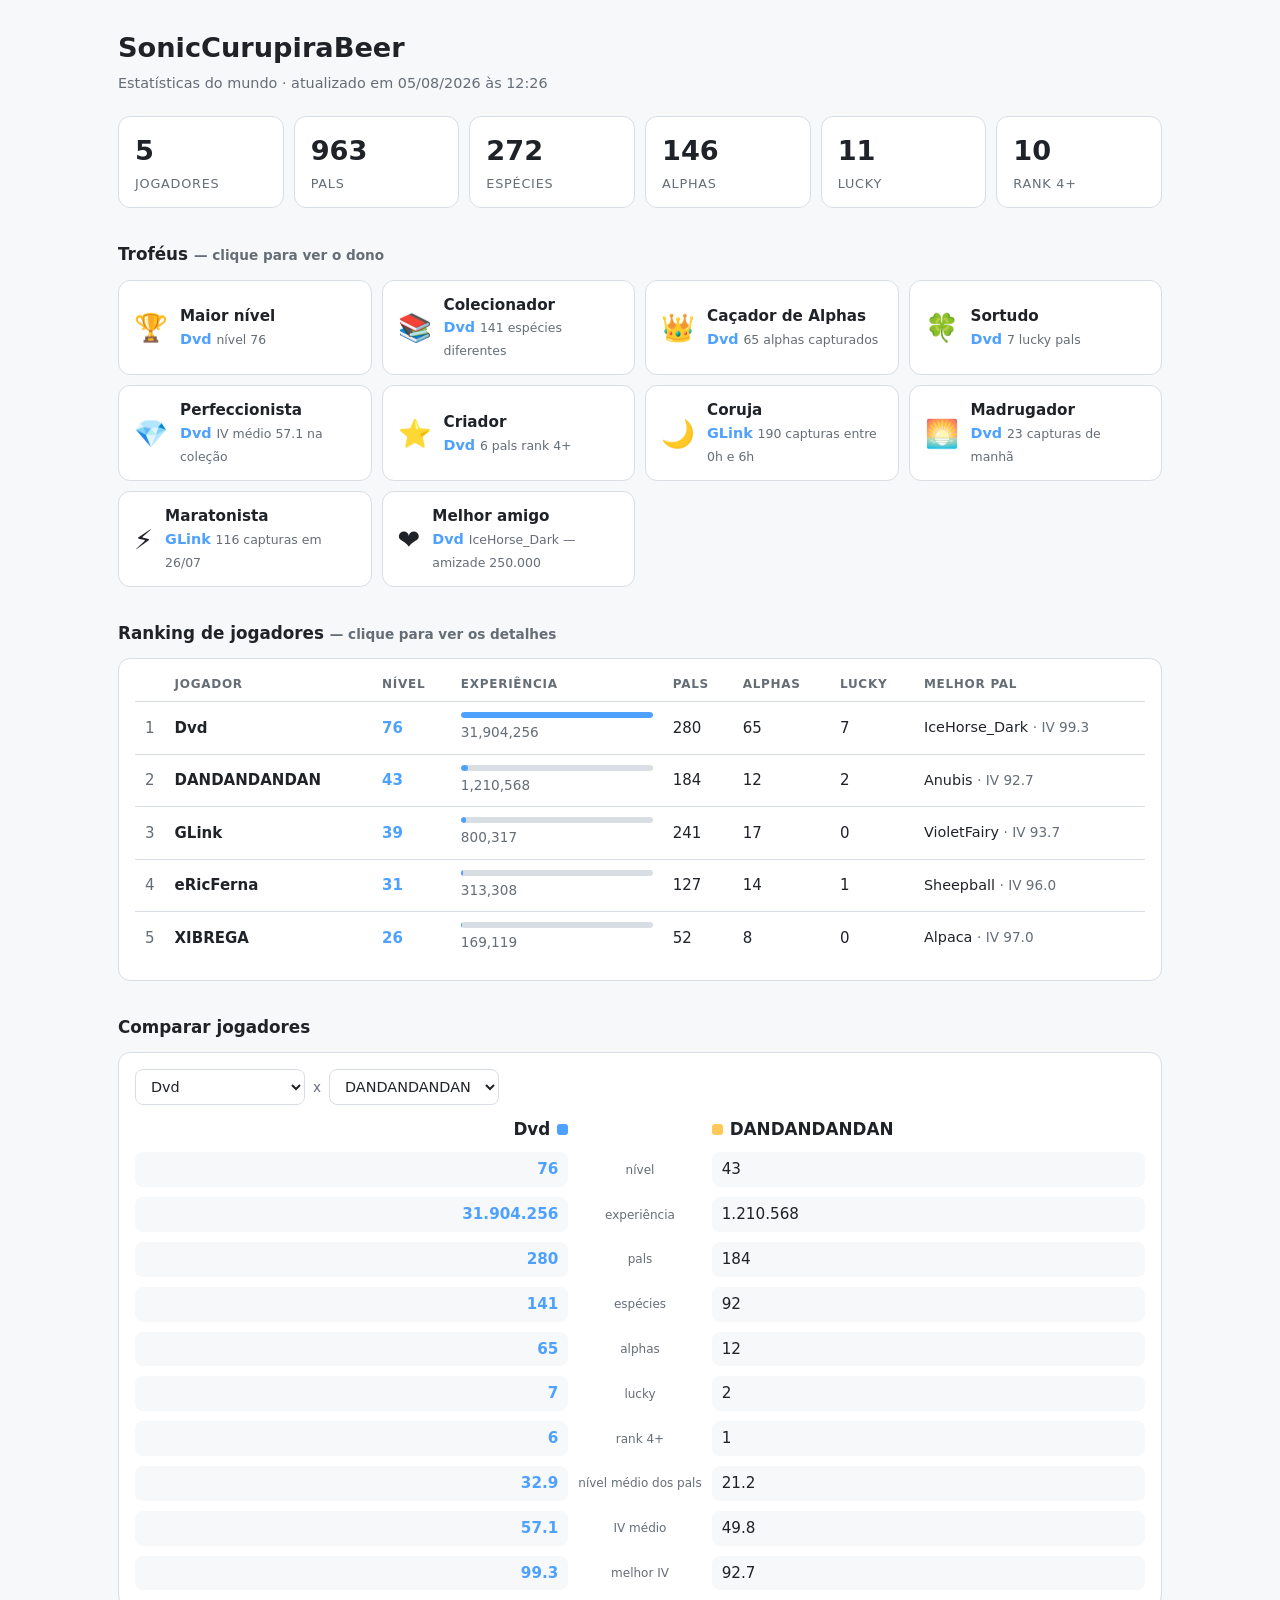
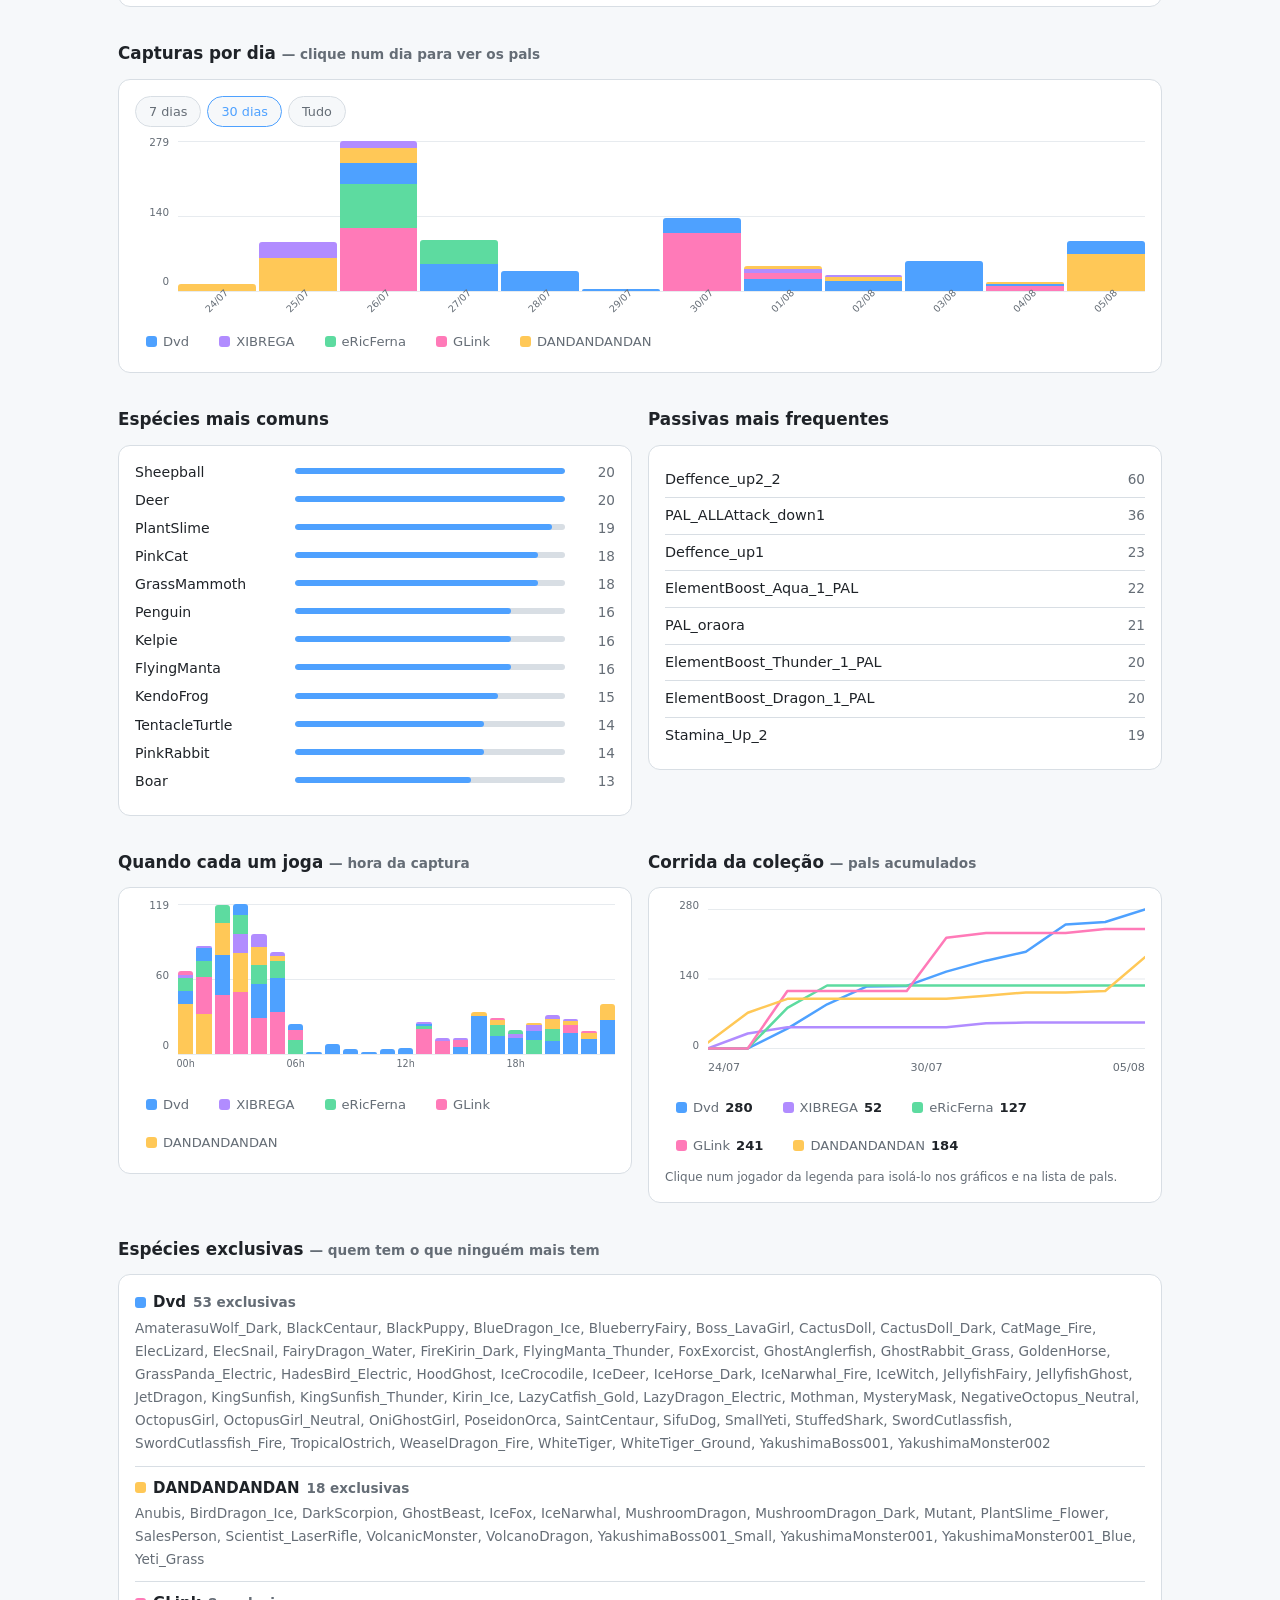
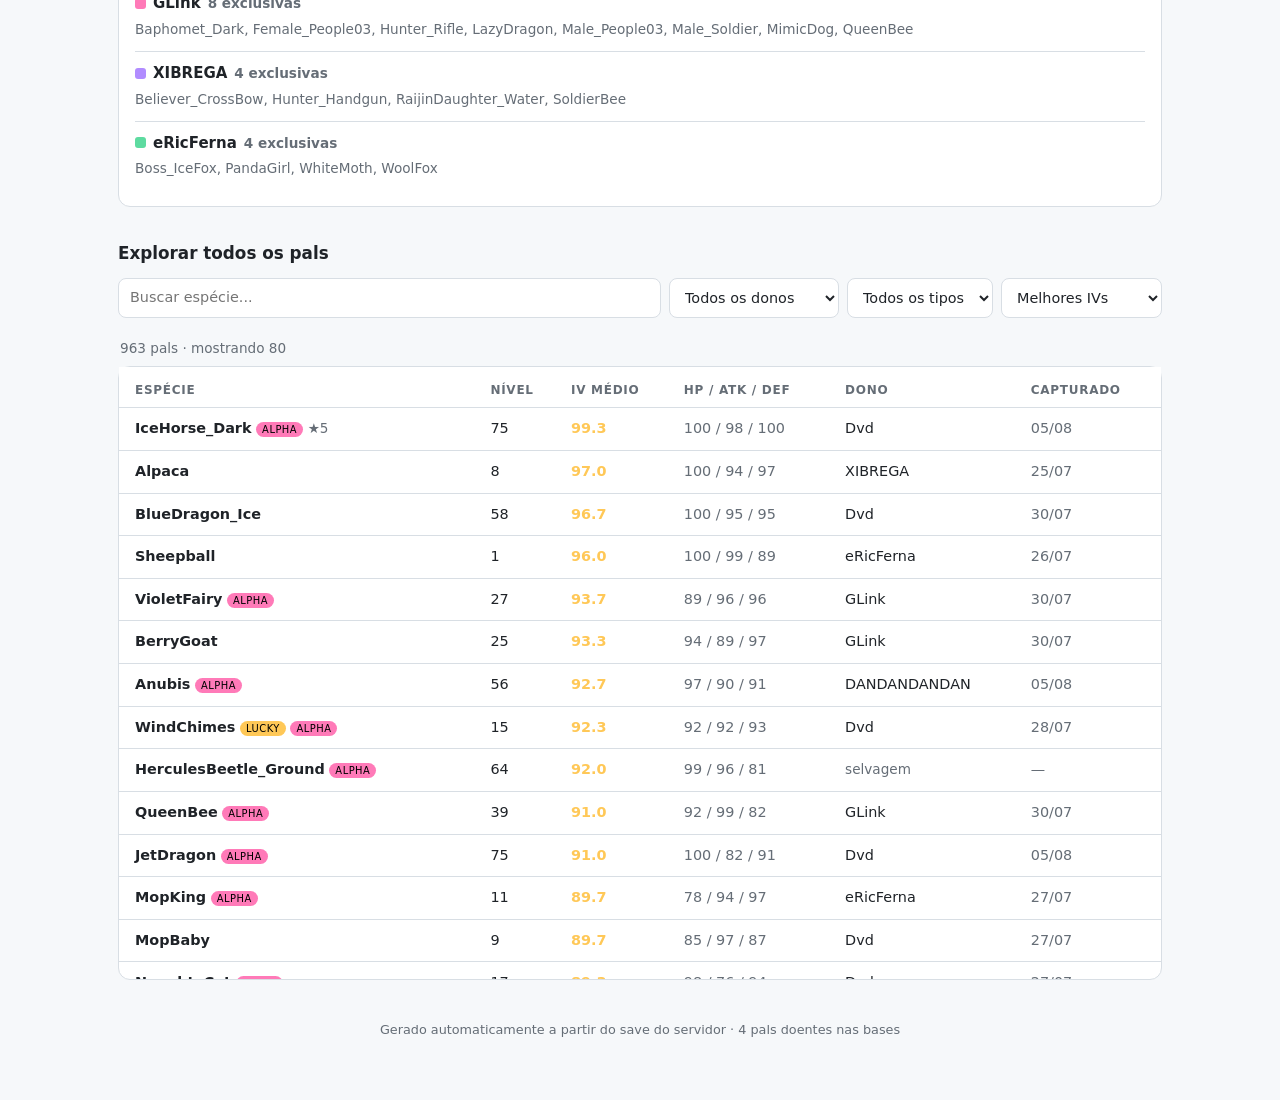
<file: docs/index.html>
<!doctype html>
<html lang="pt-BR">
<head>
<meta charset="utf-8">
<meta name="viewport" content="width=device-width, initial-scale=1">
<title>SonicCurupiraBeer — estatísticas</title>
<link rel="icon" href="data:image/svg+xml,%3Csvg%20xmlns%3D%27http%3A//www.w3.org/2000/svg%27%20viewBox%3D%270%200%2032%2032%27%3E%3Ccircle%20cx%3D%2716%27%20cy%3D%2716%27%20r%3D%2715%27%20fill%3D%27%23eef2f6%27/%3E%3Cpath%20d%3D%27M1%2016a15%2015%200%200%201%2030%200z%27%20fill%3D%27%234ea1ff%27/%3E%3Crect%20x%3D%271%27%20y%3D%2713.6%27%20width%3D%2730%27%20height%3D%274.8%27%20fill%3D%27%2312161b%27/%3E%3Ccircle%20cx%3D%2716%27%20cy%3D%2716%27%20r%3D%275.6%27%20fill%3D%27%23eef2f6%27%20stroke%3D%27%2312161b%27%20stroke-width%3D%272.6%27/%3E%3C/svg%3E">
<link rel="apple-touch-icon" href="data:image/svg+xml,%3Csvg%20xmlns%3D%27http%3A//www.w3.org/2000/svg%27%20viewBox%3D%270%200%2032%2032%27%3E%3Ccircle%20cx%3D%2716%27%20cy%3D%2716%27%20r%3D%2715%27%20fill%3D%27%23eef2f6%27/%3E%3Cpath%20d%3D%27M1%2016a15%2015%200%200%201%2030%200z%27%20fill%3D%27%234ea1ff%27/%3E%3Crect%20x%3D%271%27%20y%3D%2713.6%27%20width%3D%2730%27%20height%3D%274.8%27%20fill%3D%27%2312161b%27/%3E%3Ccircle%20cx%3D%2716%27%20cy%3D%2716%27%20r%3D%275.6%27%20fill%3D%27%23eef2f6%27%20stroke%3D%27%2312161b%27%20stroke-width%3D%272.6%27/%3E%3C/svg%3E">
<meta name="theme-color" content="#0f1216">
<meta name="description" content="Estatísticas do servidor Palworld SonicCurupiraBeer: ranking, coleções, troféus e capturas.">
<meta property="og:title" content="SonicCurupiraBeer — estatísticas">
<meta property="og:description" content="Ranking, troféus e a coleção de pals de cada jogador.">
<meta property="og:type" content="website">
<style>
  :root {
    --bg:#0f1216; --card:#171c22; --line:#232b34; --tx:#e6edf3; --dim:#8b98a5;
    --ac:#4ea1ff; --gold:#ffc857; --pink:#ff7ab8;
  }
  @media (prefers-color-scheme: light) {
    :root { --bg:#f6f8fa; --card:#fff; --line:#d8dee4; --tx:#1f2328; --dim:#656d76; }
  }
  * { box-sizing:border-box; }
  body { margin:0; background:var(--bg); color:var(--tx);
    font:15px/1.5 ui-sans-serif,system-ui,-apple-system,"Segoe UI",sans-serif; }
  .wrap { max-width:1080px; margin:0 auto; padding:28px 18px 60px; }
  h1 { font-size:1.7rem; margin:0 0 4px; }
  h2 { font-size:1.05rem; margin:34px 0 12px; }
  .sub { color:var(--dim); font-size:.9rem; margin-bottom:22px; }
  .card { background:var(--card); border:1px solid var(--line);
    border-radius:12px; padding:16px; }
  .stats { display:grid; gap:10px; grid-template-columns:repeat(auto-fit,minmax(140px,1fr)); }
  .stat { background:var(--card); border:1px solid var(--line); border-radius:12px;
    padding:14px 16px; display:flex; flex-direction:column; gap:2px; }
  .num { font-size:1.7rem; font-weight:650; }
  .lbl { color:var(--dim); font-size:.8rem; text-transform:uppercase; letter-spacing:.06em; }
  .scroll { overflow-x:auto; }
  table { width:100%; border-collapse:collapse; min-width:640px; }
  th { text-align:left; font-size:.75rem; text-transform:uppercase; letter-spacing:.06em;
    color:var(--dim); font-weight:600; padding:0 10px 8px; }
  td { padding:10px; border-top:1px solid var(--line); }
  tbody tr { cursor:pointer; }
  tbody tr:hover, tbody tr:focus { background:rgba(78,161,255,.09); outline:none; }
  .pos { color:var(--dim); width:28px; }
  .nome { font-weight:620; }
  .nivel { font-weight:650; color:var(--ac); }
  .barra-cel { min-width:170px; }
  .mini { background:var(--line); border-radius:99px; height:6px; overflow:hidden; margin-bottom:3px; }
  .mini i { display:block; height:100%; background:var(--ac); border-radius:99px; }
  .dim { color:var(--dim); font-size:.85rem; }
  .melhor { font-size:.9rem; }
  /* Estrutura comum dos graficos de barra: coluna de valores + area plotada.
     A area tem altura fixa para as linhas de grade baterem com as marcas. */
  .grafico { display:flex; gap:9px; }
  .eixo-y { flex:none; width:34px; height:150px; display:flex;
    flex-direction:column; justify-content:space-between; text-align:right;
    font-size:.65rem; color:var(--dim); }
  .eixo-y span { line-height:1; transform:translateY(-.35em); }
  .area { flex:1; min-width:0; position:relative; }
  .grade { position:absolute; left:0; right:0; top:0; height:150px;
    pointer-events:none; }
  .grade i { position:absolute; left:0; right:0; height:1px;
    background:var(--line); opacity:.6; }

  .tempo { display:flex; align-items:flex-end; gap:3px; height:170px;
    position:relative; }
  .dia { flex:1; display:flex; flex-direction:column; justify-content:flex-end;
    align-items:center; height:100%; min-width:0; }
  .dia > span { height:20px; flex:none; display:flex; align-items:center; }
  /* tooltip proprio: o title nativo demora ~1s e nao aceita formatacao */
  .tip { position:fixed; z-index:50; pointer-events:none; opacity:0;
    transition:opacity .12s; background:var(--card); color:var(--tx);
    border:1px solid var(--line); border-radius:9px; padding:8px 11px;
    font-size:.82rem; line-height:1.5; box-shadow:0 6px 24px rgba(0,0,0,.35);
    max-width:260px; }
  .tip.on { opacity:1; }
  .dia:focus, .hora:focus { outline:2px solid var(--ac); outline-offset:2px;
    border-radius:4px; }
  .dia:hover .pilha, .hora:hover .pilha { filter:brightness(1.25); }

  .pilha { width:100%; display:flex; flex-direction:column-reverse;
    justify-content:flex-start; flex:1; min-height:0; }
  .pilha i { width:100%; min-height:2px; display:block; }
  .pilha i:last-child { border-radius:3px 3px 0 0; }
  .dia span { font-size:.6rem; color:var(--dim); white-space:nowrap;
    transform:rotate(-45deg); }
  .eixo { display:flex; justify-content:space-between; margin-top:6px;
    font-size:.7rem; color:var(--dim); }
  .legenda { display:flex; flex-wrap:wrap; gap:8px; margin-top:16px;
    font-size:.82rem; color:var(--dim); }
  .leg { display:inline-flex; align-items:center; gap:6px; background:none;
    border:1px solid transparent; border-radius:99px; padding:4px 10px;
    font:inherit; font-size:.82rem; color:var(--dim); cursor:pointer;
    transition:opacity .15s, border-color .15s; }
  .leg:hover { border-color:var(--line); color:var(--tx); }
  .leg.ativo { border-color:var(--ac); color:var(--tx); }
  .leg.apagado { opacity:.35; }
  .leg i { width:11px; height:11px; border-radius:3px; display:inline-block;
    flex:none; }
  /* Foco: o que nao e do jogador escolhido desbota, sem sumir do grafico. */
  [data-j] { transition:opacity .18s; }
  .dica-foco { font-size:.75rem; color:var(--dim); margin-top:8px; }
  .periodos { display:flex; gap:6px; margin-bottom:14px; }
  .periodos button { background:var(--bg); border:1px solid var(--line);
    color:var(--dim); border-radius:99px; padding:5px 13px; font:inherit;
    font-size:.8rem; cursor:pointer; }
  .periodos button:hover { color:var(--tx); }
  .periodos button.on { border-color:var(--ac); color:var(--ac); }
  .dia { cursor:pointer; }
  .dia.sel .pilha { outline:2px solid var(--ac); outline-offset:1px;
    border-radius:3px; }
  /* comparacao */
  .cmp { display:grid; grid-template-columns:1fr auto 1fr; gap:10px;
    align-items:center; }
  .cmp .rot { text-align:center; color:var(--dim); font-size:.75rem;
    white-space:nowrap; }
  .cmp .v { font-size:.95rem; padding:6px 10px; border-radius:8px;
    background:var(--bg); }
  .cmp .v.dir { text-align:right; }
  .cmp .v.venc { color:var(--ac); font-weight:650; }
  .cmp-nome { font-weight:650; font-size:1.05rem; display:flex;
    align-items:center; gap:7px; }
  .cmp-nome i { width:11px; height:11px; border-radius:3px; }
  .linha { display:grid; grid-template-columns:150px 1fr 40px; gap:10px;
    align-items:center; margin-bottom:7px; }
  .rot { font-size:.88rem; overflow:hidden; text-overflow:ellipsis; white-space:nowrap; }
  .val { text-align:right; color:var(--dim); font-size:.85rem; }
  ul { list-style:none; margin:0; padding:0; }
  li { display:flex; justify-content:space-between; padding:7px 0;
    border-top:1px solid var(--line); font-size:.9rem; }
  li:first-child { border-top:0; }
  .dois { display:grid; gap:16px; grid-template-columns:1fr; }
  @media (min-width:760px) { .dois { grid-template-columns:1fr 1fr; } }
  footer { margin-top:40px; color:var(--dim); font-size:.8rem; text-align:center; }

  /* explorador */
  .ferramentas { display:flex; gap:8px; flex-wrap:wrap; margin-bottom:12px; }
  input, select { background:var(--card); color:var(--tx); border:1px solid var(--line);
    border-radius:8px; padding:8px 11px; font:inherit; font-size:.9rem; }
  input:focus, select:focus { outline:2px solid var(--ac); outline-offset:-1px; }
  input { flex:1; min-width:150px; }
  .tag { font-size:.62rem; padding:2px 6px; border-radius:99px; letter-spacing:.05em; }
  .tag.lucky { background:var(--gold); color:#000; }
  .tag.alpha { background:var(--pink); color:#000; }
  .iv-forte { color:var(--gold); font-weight:650; }
  #contagem { color:var(--dim); font-size:.85rem; padding:8px 2px; }
  #lista td { font-size:.9rem; }
  /* A rolagem infinita acontece dentro desta caixa, nao na pagina inteira. */
  .explorador { max-height:min(68vh,620px); overflow:auto; }
  .explorador thead th { position:sticky; top:0; z-index:1;
    background:var(--card); padding-top:14px; }
  #lista tr { cursor:default; }
  #lista tr:hover { background:rgba(78,161,255,.06); }
  .f-esp, .f-dono { cursor:pointer; border-bottom:1px dotted transparent; }
  .f-esp:hover, .f-dono:hover { color:var(--ac); border-bottom-color:var(--ac); }
  .vazio { padding:26px; text-align:center; color:var(--dim); }
  .painel { border:1px solid var(--ac); border-radius:12px; padding:16px;
    background:var(--card); margin-bottom:14px; display:none; }
  .painel.on { display:block; }
  .painel h3 { margin:0 0 10px; font-size:1.15rem; }
  .painel .grade { display:grid; gap:10px;
    grid-template-columns:repeat(auto-fit,minmax(110px,1fr)); margin-bottom:12px; }
  .painel .g { background:var(--bg); border-radius:8px; padding:9px 11px; }
  .painel .g b { display:block; font-size:1.25rem; }
  .voltar { float:right; background:var(--bg); border:1px solid var(--line);
    color:var(--tx); border-radius:8px; padding:6px 13px; cursor:pointer;
    font:inherit; font-size:.85rem; }
  .voltar:hover { border-color:var(--ac); color:var(--ac); }

  /* faixa ao vivo */
  .live { display:none; background:var(--card); border:1px solid var(--line);
    border-radius:12px; padding:12px 16px; margin-bottom:20px;
    align-items:center; gap:14px; flex-wrap:wrap; }
  .live.on { display:flex; }
  .live .bolha { width:9px; height:9px; border-radius:99px; flex:none; }
  .live .bolha.verde { background:#3fb950; box-shadow:0 0 0 0 rgba(63,185,80,.7);
    animation:pulso 2.4s infinite; }
  .live .bolha.cinza { background:var(--dim); }
  .live .bolha.vermelha { background:#f85149; }
  @keyframes pulso { 70% { box-shadow:0 0 0 9px rgba(63,185,80,0); }
    100% { box-shadow:0 0 0 0 rgba(63,185,80,0); } }
  @media (prefers-reduced-motion:reduce) { .live .bolha.verde { animation:none; } }
  .live .quem { display:flex; gap:8px; flex-wrap:wrap; }
  .live .jog { background:var(--bg); border-radius:99px; padding:4px 11px;
    font-size:.85rem; cursor:pointer; border:1px solid var(--line); }
  .live .jog:hover { border-color:var(--ac); }
  .live .quando { margin-left:auto; color:var(--dim); font-size:.78rem; }
  .ponto-on { color:#3fb950; }

  /* trofeus */
  .trofeus { display:grid; gap:10px;
    grid-template-columns:repeat(auto-fit,minmax(215px,1fr)); }
  .trofeu { background:var(--card); border:1px solid var(--line); border-radius:12px;
    padding:13px 15px; cursor:pointer; transition:border-color .12s, transform .12s;
    display:flex; gap:12px; align-items:center; text-align:left; font:inherit;
    color:inherit; width:100%; }
  .trofeu:hover, .trofeu:focus { border-color:var(--ac); transform:translateY(-2px);
    outline:none; }
  .trofeu .emoji { font-size:1.7rem; line-height:1; }
  .trofeu b { display:block; font-size:.95rem; }
  .trofeu .quem { color:var(--ac); font-weight:600; font-size:.9rem; }
  .trofeu .det { color:var(--dim); font-size:.78rem; }

  /* atividade por hora */
  .horas { display:flex; align-items:flex-end; gap:3px; height:170px;
    position:relative; }
  .hora { flex:1; display:flex; flex-direction:column; justify-content:flex-end;
    align-items:center; height:100%; min-width:0; }
  .hora > span { font-size:.6rem; color:var(--dim); height:20px; flex:none;
    display:flex; align-items:center; }

  /* especies exclusivas */
  .excl { padding:10px 0; border-top:1px solid var(--line); }
  .excl:first-child { border-top:0; padding-top:0; }
  .excl-nome { display:flex; align-items:center; gap:7px; font-weight:600;
    margin-bottom:3px; }
  .excl-nome i { width:11px; height:11px; border-radius:3px; display:inline-block; }
  .excl-lista { font-size:.85rem; line-height:1.7; }
</style>
</head>
<body>
<div class="wrap">
  <h1>SonicCurupiraBeer</h1>
  <div class="sub">Estatísticas do mundo · atualizado em 05/08/2026 às 12:26</div>

  <div id="live" class="live" aria-live="polite"></div>

  <div class="stats"><div class="stat"><span class="num">5</span><span class="lbl">jogadores</span></div><div class="stat"><span class="num">963</span><span class="lbl">pals</span></div><div class="stat"><span class="num">272</span><span class="lbl">espécies</span></div><div class="stat"><span class="num">146</span><span class="lbl">alphas</span></div><div class="stat"><span class="num">11</span><span class="lbl">lucky</span></div><div class="stat"><span class="num">10</span><span class="lbl">rank 4+</span></div></div>

  <h2>Troféus <span class="dim">— clique para ver o dono</span></h2>
  <div class="trofeus" id="trofeus"></div>

  <h2>Ranking de jogadores <span class="dim">— clique para ver os detalhes</span></h2>
  <div id="painel" class="painel" role="region" aria-live="polite"></div>
  <div class="card scroll">
    <table>
      <thead><tr>
        <th></th><th>jogador</th><th>nível</th><th>experiência</th>
        <th>pals</th><th>alphas</th><th>lucky</th><th>melhor pal</th>
      </tr></thead>
      <tbody id="ranking"><tr data-jogador="Dvd" tabindex="0" role="button"
        aria-label="Ver detalhes de Dvd">
      <td class="pos">1</td>
      <td class="nome">Dvd</td>
      <td class="nivel">76</td>
      <td class="barra-cel">
        <div class="mini"><i style="width:100.0%"></i></div>
        <span class="dim">31,904,256</span>
      </td>
      <td>280</td>
      <td>65</td>
      <td>7</td>
      <td class="melhor">IceHorse_Dark <span class="dim">· IV 99.3</span></td>
    </tr><tr data-jogador="DANDANDANDAN" tabindex="0" role="button"
        aria-label="Ver detalhes de DANDANDANDAN">
      <td class="pos">2</td>
      <td class="nome">DANDANDANDAN</td>
      <td class="nivel">43</td>
      <td class="barra-cel">
        <div class="mini"><i style="width:3.8%"></i></div>
        <span class="dim">1,210,568</span>
      </td>
      <td>184</td>
      <td>12</td>
      <td>2</td>
      <td class="melhor">Anubis <span class="dim">· IV 92.7</span></td>
    </tr><tr data-jogador="GLink" tabindex="0" role="button"
        aria-label="Ver detalhes de GLink">
      <td class="pos">3</td>
      <td class="nome">GLink</td>
      <td class="nivel">39</td>
      <td class="barra-cel">
        <div class="mini"><i style="width:2.5%"></i></div>
        <span class="dim">800,317</span>
      </td>
      <td>241</td>
      <td>17</td>
      <td>0</td>
      <td class="melhor">VioletFairy <span class="dim">· IV 93.7</span></td>
    </tr><tr data-jogador="eRicFerna" tabindex="0" role="button"
        aria-label="Ver detalhes de eRicFerna">
      <td class="pos">4</td>
      <td class="nome">eRicFerna</td>
      <td class="nivel">31</td>
      <td class="barra-cel">
        <div class="mini"><i style="width:1.0%"></i></div>
        <span class="dim">313,308</span>
      </td>
      <td>127</td>
      <td>14</td>
      <td>1</td>
      <td class="melhor">Sheepball <span class="dim">· IV 96.0</span></td>
    </tr><tr data-jogador="XIBREGA" tabindex="0" role="button"
        aria-label="Ver detalhes de XIBREGA">
      <td class="pos">5</td>
      <td class="nome">XIBREGA</td>
      <td class="nivel">26</td>
      <td class="barra-cel">
        <div class="mini"><i style="width:0.5%"></i></div>
        <span class="dim">169,119</span>
      </td>
      <td>52</td>
      <td>8</td>
      <td>0</td>
      <td class="melhor">Alpaca <span class="dim">· IV 97.0</span></td>
    </tr></tbody>
    </table>
  </div>

  <h2>Comparar jogadores</h2>
  <div class="card">
    <div class="ferramentas">
      <select id="cmpA" aria-label="Primeiro jogador"></select>
      <span class="dim" style="align-self:center">x</span>
      <select id="cmpB" aria-label="Segundo jogador"></select>
    </div>
    <div id="comparacao"></div>
  </div>

  <h2>Capturas por dia <span class="dim">— clique num dia para ver os pals</span></h2>
  <div class="card">
    <div class="periodos" role="group" aria-label="Período dos gráficos">
      <button data-periodo="7">7 dias</button>
      <button data-periodo="30" class="on">30 dias</button>
      <button data-periodo="0">Tudo</button>
    </div>
    <div class="grafico">
      <div class="eixo-y" id="eixo-tempo"></div>
      <div class="area">
        <div class="grade"><i style="top:0"></i><i style="top:50%"></i><i style="top:100%"></i></div>
        <div class="tempo" id="tempo"></div>
      </div>
    </div>
    <div class="legenda" id="leg-tempo"></div>
  </div>

  <div class="dois">
    <div>
      <h2>Espécies mais comuns</h2>
      <div class="card"><div class="linha"><span class="rot">Sheepball</span><div class="mini"><i style="width:100.0%"></i></div><span class="val">20</span></div><div class="linha"><span class="rot">Deer</span><div class="mini"><i style="width:100.0%"></i></div><span class="val">20</span></div><div class="linha"><span class="rot">PlantSlime</span><div class="mini"><i style="width:95.0%"></i></div><span class="val">19</span></div><div class="linha"><span class="rot">PinkCat</span><div class="mini"><i style="width:90.0%"></i></div><span class="val">18</span></div><div class="linha"><span class="rot">GrassMammoth</span><div class="mini"><i style="width:90.0%"></i></div><span class="val">18</span></div><div class="linha"><span class="rot">Penguin</span><div class="mini"><i style="width:80.0%"></i></div><span class="val">16</span></div><div class="linha"><span class="rot">Kelpie</span><div class="mini"><i style="width:80.0%"></i></div><span class="val">16</span></div><div class="linha"><span class="rot">FlyingManta</span><div class="mini"><i style="width:80.0%"></i></div><span class="val">16</span></div><div class="linha"><span class="rot">KendoFrog</span><div class="mini"><i style="width:75.0%"></i></div><span class="val">15</span></div><div class="linha"><span class="rot">TentacleTurtle</span><div class="mini"><i style="width:70.0%"></i></div><span class="val">14</span></div><div class="linha"><span class="rot">PinkRabbit</span><div class="mini"><i style="width:70.0%"></i></div><span class="val">14</span></div><div class="linha"><span class="rot">Boar</span><div class="mini"><i style="width:65.0%"></i></div><span class="val">13</span></div></div>
    </div>
    <div>
      <h2>Passivas mais frequentes</h2>
      <div class="card"><ul><li><span>Deffence_up2_2</span><span class="dim">60</span></li><li><span>PAL_ALLAttack_down1</span><span class="dim">36</span></li><li><span>Deffence_up1</span><span class="dim">23</span></li><li><span>ElementBoost_Aqua_1_PAL</span><span class="dim">22</span></li><li><span>PAL_oraora</span><span class="dim">21</span></li><li><span>ElementBoost_Thunder_1_PAL</span><span class="dim">20</span></li><li><span>ElementBoost_Dragon_1_PAL</span><span class="dim">20</span></li><li><span>Stamina_Up_2</span><span class="dim">19</span></li></ul></div>
    </div>
  </div>

  <div class="dois">
    <div>
      <h2>Quando cada um joga <span class="dim">— hora da captura</span></h2>
      <div class="card">
        <div class="grafico">
          <div class="eixo-y" id="eixo-horas"></div>
          <div class="area">
            <div class="grade"><i style="top:0"></i><i style="top:50%"></i><i style="top:100%"></i></div>
            <div id="horas" class="horas"></div>
          </div>
        </div>
        <div class="legenda" id="leg-horas"></div>
      </div>
    </div>
    <div>
      <h2>Corrida da coleção <span class="dim">— pals acumulados</span></h2>
      <div class="card"><div id="corrida"></div></div>
    </div>
  </div>

  <h2>Espécies exclusivas <span class="dim">— quem tem o que ninguém mais tem</span></h2>
  <div class="card" id="exclusivas"></div>

  <h2>Explorar todos os pals</h2>
  <div class="ferramentas">
    <input id="busca" type="search" placeholder="Buscar espécie..." aria-label="Buscar espécie">
    <select id="dono" aria-label="Filtrar por dono"><option value="">Todos os donos</option></select>
    <select id="tipo" aria-label="Filtrar por tipo">
      <option value="">Todos os tipos</option>
      <option value="l">Só Lucky</option>
      <option value="a">Só Alpha</option>
      <option value="r">Rank 4+</option>
    </select>
    <select id="ordem" aria-label="Ordenar">
      <option value="iv">Melhores IVs</option>
      <option value="n">Maior nível</option>
      <option value="f">Mais amizade</option>
      <option value="c">Captura recente</option>
    </select>
  </div>
  <div id="contagem" aria-live="polite"></div>
  <div class="card" style="padding:0">
    <div id="explorador" class="explorador">
      <table>
        <thead><tr>
          <th style="padding-left:16px">espécie</th><th>nível</th><th>IV médio</th>
          <th>HP / ATK / DEF</th><th>dono</th><th>capturado</th>
        </tr></thead>
        <tbody id="lista"></tbody>
      </table>
      <div id="sentinela" style="height:1px"></div>
    </div>
  </div>

  <footer>
    Gerado automaticamente a partir do save do servidor · 4 pals doentes nas bases
  </footer>
</div>

<script>
const D = {"pals":[{"e":"IceHorse_Dark","n":75,"r":5,"l":0,"a":1,"iv":[100,98,100],"d":"Dvd","c":"2026-08-05","h":2,"f":250000},{"e":"Alpaca","n":8,"r":1,"l":0,"a":0,"iv":[100,94,97],"d":"XIBREGA","c":"2026-07-25","h":3,"f":3},{"e":"BlueDragon_Ice","n":58,"r":1,"l":0,"a":0,"iv":[100,95,95],"d":"Dvd","c":"2026-07-30","h":18,"f":0},{"e":"Sheepball","n":1,"r":1,"l":0,"a":0,"iv":[100,99,89],"d":"eRicFerna","c":"2026-07-26","h":3,"f":0},{"e":"VioletFairy","n":27,"r":1,"l":0,"a":1,"iv":[89,96,96],"d":"GLink","c":"2026-07-30","h":3,"f":0},{"e":"BerryGoat","n":25,"r":1,"l":0,"a":0,"iv":[94,89,97],"d":"GLink","c":"2026-07-30","h":13,"f":0},{"e":"Anubis","n":56,"r":1,"l":0,"a":1,"iv":[97,90,91],"d":"DANDANDANDAN","c":"2026-08-05","h":3,"f":28729},{"e":"WindChimes","n":15,"r":2,"l":1,"a":1,"iv":[92,92,93],"d":"Dvd","c":"2026-07-28","h":11,"f":0},{"e":"HerculesBeetle_Ground","n":64,"r":1,"l":0,"a":1,"iv":[99,96,81],"d":"","c":"","h":-1,"f":4341},{"e":"QueenBee","n":39,"r":1,"l":0,"a":1,"iv":[92,99,82],"d":"GLink","c":"2026-07-30","h":14,"f":0},{"e":"JetDragon","n":75,"r":2,"l":0,"a":1,"iv":[100,82,91],"d":"Dvd","c":"2026-08-05","h":2,"f":211005},{"e":"MopKing","n":11,"r":1,"l":0,"a":1,"iv":[78,94,97],"d":"eRicFerna","c":"2026-07-27","h":20,"f":0},{"e":"MopBaby","n":9,"r":1,"l":0,"a":0,"iv":[85,97,87],"d":"Dvd","c":"2026-07-27","h":2,"f":0},{"e":"NaughtyCat","n":17,"r":1,"l":0,"a":1,"iv":[98,76,94],"d":"Dvd","c":"2026-07-27","h":3,"f":0},{"e":"SaintCentaur","n":75,"r":5,"l":0,"a":1,"iv":[89,96,83],"d":"Dvd","c":"2026-08-01","h":22,"f":250000},{"e":"Manticore","n":30,"r":1,"l":0,"a":1,"iv":[90,82,96],"d":"GLink","c":"2026-07-30","h":1,"f":0},{"e":"NightFox","n":18,"r":1,"l":0,"a":1,"iv":[94,96,77],"d":"Dvd","c":"2026-07-27","h":0,"f":0},{"e":"KingSunfish","n":66,"r":1,"l":0,"a":1,"iv":[93,75,98],"d":"Dvd","c":"2026-08-04","h":19,"f":11505},{"e":"VolcanoDragon","n":37,"r":1,"l":0,"a":0,"iv":[93,97,73],"d":"DANDANDANDAN","c":"2026-08-05","h":1,"f":0},{"e":"CaptainPenguin","n":22,"r":1,"l":0,"a":1,"iv":[95,71,94],"d":"XIBREGA","c":"2026-07-26","h":21,"f":34000},{"e":"Suzaku","n":73,"r":5,"l":0,"a":1,"iv":[98,97,65],"d":"Dvd","c":"2026-08-05","h":5,"f":250000},{"e":"TentacleTurtle","n":8,"r":1,"l":0,"a":0,"iv":[88,94,77],"d":"XIBREGA","c":"2026-07-25","h":4,"f":0},{"e":"RaijinDaughter","n":1,"r":1,"l":0,"a":0,"iv":[72,91,96],"d":"DANDANDANDAN","c":"2026-07-26","h":2,"f":0},{"e":"Sheepball","n":7,"r":1,"l":0,"a":0,"iv":[76,95,88],"d":"eRicFerna","c":"2026-07-26","h":3,"f":1000},{"e":"ThunderDog_Ice","n":36,"r":1,"l":0,"a":0,"iv":[80,88,91],"d":"Dvd","c":"2026-07-30","h":17,"f":0},{"e":"Anubis","n":55,"r":1,"l":0,"a":1,"iv":[83,77,97],"d":"","c":"","h":-1,"f":7664},{"e":"WhiteTiger","n":44,"r":1,"l":0,"a":1,"iv":[94,89,74],"d":"Dvd","c":"2026-08-03","h":8,"f":0},{"e":"BerryGoat_Dark","n":24,"r":1,"l":0,"a":1,"iv":[77,79,100],"d":"GLink","c":"2026-07-30","h":1,"f":10000},{"e":"FairyDragon","n":30,"r":1,"l":0,"a":1,"iv":[62,98,96],"d":"Dvd","c":"2026-07-28","h":5,"f":0},{"e":"IceNarwhal","n":56,"r":1,"l":0,"a":1,"iv":[67,96,93],"d":"","c":"","h":-1,"f":2470},{"e":"FlameBuffalo","n":15,"r":1,"l":0,"a":1,"iv":[89,100,66],"d":"eRicFerna","c":"2026-07-27","h":0,"f":0},{"e":"FoxMage","n":36,"r":1,"l":0,"a":1,"iv":[99,85,71],"d":"Dvd","c":"2026-08-02","h":9,"f":1008},{"e":"Ronin","n":25,"r":1,"l":0,"a":1,"iv":[99,68,88],"d":"GLink","c":"2026-08-01","h":1,"f":0},{"e":"DarkAlien","n":23,"r":1,"l":0,"a":1,"iv":[98,88,68],"d":"XIBREGA","c":"2026-07-26","h":21,"f":0},{"e":"ElecPomeranian","n":70,"r":4,"l":1,"a":1,"iv":[90,71,93],"d":"Dvd","c":"2026-08-03","h":16,"f":10},{"e":"JetDragon","n":70,"r":1,"l":0,"a":1,"iv":[86,88,80],"d":"Dvd","c":"2026-08-05","h":2,"f":0},{"e":"KendoFrog","n":5,"r":1,"l":0,"a":0,"iv":[98,60,95],"d":"GLink","c":"2026-07-26","h":3,"f":0},{"e":"WindChimes","n":10,"r":1,"l":0,"a":0,"iv":[80,74,99],"d":"GLink","c":"2026-07-26","h":5,"f":0},{"e":"Eagle","n":12,"r":1,"l":0,"a":0,"iv":[85,91,77],"d":"Dvd","c":"2026-07-27","h":0,"f":4500},{"e":"SakuraSaurus","n":23,"r":1,"l":0,"a":1,"iv":[91,83,78],"d":"Dvd","c":"2026-07-27","h":2,"f":0},{"e":"Mutant","n":42,"r":1,"l":0,"a":1,"iv":[83,88,80],"d":"","c":"","h":-1,"f":9797},{"e":"OctopusGirl_Neutral","n":76,"r":1,"l":0,"a":0,"iv":[89,100,62],"d":"Dvd","c":"2026-08-05","h":2,"f":0},{"e":"FlyingManta","n":3,"r":1,"l":0,"a":0,"iv":[85,68,97],"d":"GLink","c":"2026-07-26","h":5,"f":0},{"e":"NegativeKoala","n":3,"r":1,"l":0,"a":0,"iv":[94,90,66],"d":"eRicFerna","c":"2026-07-26","h":19,"f":0},{"e":"FairyDragon_Water","n":1,"r":1,"l":0,"a":0,"iv":[92,98,60],"d":"Dvd","c":"2026-08-03","h":5,"f":0},{"e":"JetDragon","n":70,"r":1,"l":0,"a":1,"iv":[92,61,97],"d":"Dvd","c":"2026-08-05","h":5,"f":0},{"e":"CuteFox","n":5,"r":1,"l":0,"a":0,"iv":[95,74,80],"d":"Dvd","c":"2026-07-26","h":21,"f":0},{"e":"VioletFairy","n":27,"r":1,"l":0,"a":1,"iv":[89,88,72],"d":"eRicFerna","c":"2026-07-27","h":1,"f":0},{"e":"HawkBird","n":18,"r":1,"l":0,"a":1,"iv":[96,61,92],"d":"GLink","c":"2026-07-30","h":14,"f":0},{"e":"Scientist_LaserRifle","n":45,"r":1,"l":0,"a":1,"iv":[78,91,79],"d":"DANDANDANDAN","c":"2026-08-05","h":3,"f":1500},{"e":"MopBaby","n":23,"r":1,"l":0,"a":0,"iv":[86,77,85],"d":"Dvd","c":"2026-07-27","h":4,"f":23500},{"e":"Serpent","n":21,"r":1,"l":0,"a":0,"iv":[64,94,90],"d":"XIBREGA","c":"2026-07-26","h":20,"f":1180},{"e":"HawkBird","n":18,"r":2,"l":1,"a":1,"iv":[81,89,78],"d":"Dvd","c":"2026-07-27","h":9,"f":0},{"e":"BlueDragon_Ice","n":56,"r":1,"l":0,"a":1,"iv":[98,54,96],"d":"Dvd","c":"2026-07-30","h":18,"f":0},{"e":"BlackCentaur","n":67,"r":5,"l":0,"a":1,"iv":[95,70,82],"d":"Dvd","c":"2026-08-05","h":4,"f":137487},{"e":"Sheepball","n":3,"r":1,"l":0,"a":0,"iv":[52,94,100],"d":"GLink","c":"2026-07-26","h":3,"f":0},{"e":"WhiteDeer","n":65,"r":1,"l":0,"a":1,"iv":[96,61,89],"d":"XIBREGA","c":"2026-08-01","h":3,"f":30000},{"e":"BlueberryFairy","n":54,"r":1,"l":0,"a":0,"iv":[72,77,96],"d":"Dvd","c":"2026-08-02","h":2,"f":0},{"e":"Male_People03","n":10,"r":1,"l":0,"a":1,"iv":[95,89,60],"d":"GLink","c":"2026-07-26","h":4,"f":0},{"e":"Kelpie","n":9,"r":1,"l":0,"a":0,"iv":[95,77,72],"d":"GLink","c":"2026-07-30","h":2,"f":0},{"e":"PurpleSpider","n":35,"r":1,"l":0,"a":1,"iv":[86,83,75],"d":"GLink","c":"2026-07-30","h":15,"f":0},{"e":"GhostDragon","n":69,"r":1,"l":0,"a":1,"iv":[71,83,90],"d":"Dvd","c":"2026-08-03","h":16,"f":0},{"e":"GhostAnglerfish","n":46,"r":1,"l":0,"a":0,"iv":[89,98,56],"d":"Dvd","c":"2026-07-30","h":20,"f":0},{"e":"Kelpie","n":1,"r":1,"l":0,"a":0,"iv":[71,88,83],"d":"Dvd","c":"2026-07-27","h":0,"f":0},{"e":"KingAlpaca","n":35,"r":1,"l":0,"a":1,"iv":[84,59,99],"d":"Dvd","c":"2026-07-27","h":19,"f":34500},{"e":"IceHorse","n":60,"r":1,"l":0,"a":1,"iv":[81,100,61],"d":"","c":"","h":-1,"f":2384},{"e":"TentacleTurtle","n":13,"r":1,"l":0,"a":0,"iv":[85,84,72],"d":"XIBREGA","c":"2026-07-25","h":3,"f":205},{"e":"KingAlpaca","n":26,"r":1,"l":0,"a":1,"iv":[90,51,100],"d":"DANDANDANDAN","c":"2026-07-25","h":22,"f":13500},{"e":"LazyCatfish","n":25,"r":1,"l":0,"a":0,"iv":[53,95,93],"d":"Dvd","c":"2026-07-27","h":2,"f":5000},{"e":"NegativeKoala","n":10,"r":1,"l":0,"a":1,"iv":[70,73,98],"d":"eRicFerna","c":"2026-07-27","h":2,"f":0},{"e":"SamuraiDog","n":3,"r":1,"l":0,"a":0,"iv":[58,91,92],"d":"Dvd","c":"2026-07-30","h":17,"f":0},{"e":"PlantSlime","n":8,"r":2,"l":1,"a":1,"iv":[91,53,97],"d":"Dvd","c":"2026-07-30","h":16,"f":0},{"e":"OctopusGirl_Neutral","n":74,"r":1,"l":0,"a":1,"iv":[79,93,69],"d":"Dvd","c":"2026-08-05","h":5,"f":0},{"e":"ThunderDog","n":35,"r":1,"l":0,"a":1,"iv":[71,74,95],"d":"Dvd","c":"2026-08-01","h":15,"f":5667},{"e":"BluePlatypus","n":11,"r":1,"l":0,"a":0,"iv":[81,99,60],"d":"GLink","c":"2026-07-30","h":2,"f":0},{"e":"GrassPanda","n":39,"r":2,"l":1,"a":1,"iv":[76,92,72],"d":"Dvd","c":"2026-08-01","h":17,"f":15},{"e":"PlantSlime","n":10,"r":1,"l":0,"a":1,"iv":[77,90,72],"d":"GLink","c":"2026-07-26","h":4,"f":0},{"e":"Ronin","n":49,"r":1,"l":0,"a":1,"iv":[84,58,97],"d":"","c":"","h":-1,"f":129125},{"e":"PoseidonOrca","n":70,"r":1,"l":0,"a":1,"iv":[78,65,96],"d":"Dvd","c":"2026-08-04","h":19,"f":143053},{"e":"WhiteTiger_Ground","n":62,"r":1,"l":0,"a":1,"iv":[80,80,79],"d":"Dvd","c":"2026-08-03","h":0,"f":0},{"e":"Mothman","n":78,"r":1,"l":0,"a":1,"iv":[80,99,60],"d":"Dvd","c":"2026-08-05","h":4,"f":14500},{"e":"FlyingManta","n":2,"r":1,"l":0,"a":0,"iv":[86,76,76],"d":"DANDANDANDAN","c":"2026-07-25","h":20,"f":0},{"e":"SamuraiDog","n":4,"r":1,"l":0,"a":0,"iv":[100,56,82],"d":"GLink","c":"2026-07-26","h":2,"f":0},{"e":"OctopusGirl_Neutral","n":67,"r":1,"l":0,"a":1,"iv":[57,89,92],"d":"Dvd","c":"2026-08-03","h":16,"f":5},{"e":"JetDragon","n":70,"r":1,"l":0,"a":1,"iv":[86,58,94],"d":"Dvd","c":"2026-08-03","h":16,"f":0},{"e":"GhostDragon","n":69,"r":1,"l":0,"a":1,"iv":[87,57,94],"d":"Dvd","c":"2026-08-03","h":16,"f":5},{"e":"BlueDragon","n":40,"r":1,"l":0,"a":1,"iv":[90,54,94],"d":"","c":"","h":-1,"f":1065},{"e":"OctopusGirl","n":10,"r":1,"l":0,"a":0,"iv":[93,72,72],"d":"Dvd","c":"2026-07-27","h":4,"f":0},{"e":"IceCrocodile","n":54,"r":1,"l":0,"a":1,"iv":[81,66,90],"d":"Dvd","c":"2026-08-03","h":17,"f":0},{"e":"SkyDragon_Grass","n":1,"r":1,"l":0,"a":0,"iv":[91,56,90],"d":"GLink","c":"2026-08-04","h":22,"f":0},{"e":"FlowerPrince","n":78,"r":1,"l":0,"a":1,"iv":[57,85,95],"d":"","c":"","h":-1,"f":1580},{"e":"FairyDragon","n":30,"r":1,"l":0,"a":1,"iv":[96,69,71],"d":"eRicFerna","c":"2026-07-26","h":19,"f":0},{"e":"PlantSlime","n":7,"r":1,"l":0,"a":0,"iv":[85,58,93],"d":"GLink","c":"2026-07-26","h":3,"f":2500},{"e":"WindChimes","n":25,"r":1,"l":0,"a":0,"iv":[93,83,60],"d":"eRicFerna","c":"2026-07-27","h":2,"f":11500},{"e":"MopBaby","n":19,"r":1,"l":0,"a":0,"iv":[99,86,51],"d":"eRicFerna","c":"2026-07-27","h":1,"f":0},{"e":"CaptainPenguin","n":22,"r":1,"l":0,"a":1,"iv":[88,67,81],"d":"","c":"","h":-1,"f":7350},{"e":"Sheepball","n":40,"r":1,"l":0,"a":0,"iv":[92,60,84],"d":"Dvd","c":"2026-08-05","h":5,"f":2834},{"e":"JetDragon","n":70,"r":1,"l":0,"a":1,"iv":[71,90,75],"d":"Dvd","c":"2026-08-05","h":1,"f":4000},{"e":"PinkLizard","n":35,"r":1,"l":0,"a":0,"iv":[61,99,75],"d":"Dvd","c":"2026-08-01","h":21,"f":256},{"e":"WeaselDragon","n":36,"r":1,"l":0,"a":1,"iv":[80,83,71],"d":"GLink","c":"2026-08-04","h":21,"f":51000},{"e":"Bastet","n":11,"r":1,"l":0,"a":1,"iv":[82,61,91],"d":"eRicFerna","c":"2026-07-27","h":2,"f":0},{"e":"FlameBuffalo","n":4,"r":1,"l":0,"a":0,"iv":[64,98,72],"d":"eRicFerna","c":"2026-07-27","h":1,"f":0},{"e":"Deer","n":12,"r":1,"l":0,"a":0,"iv":[86,98,49],"d":"DANDANDANDAN","c":"2026-07-25","h":4,"f":0},{"e":"YakushimaMonster002","n":43,"r":1,"l":0,"a":0,"iv":[79,82,72],"d":"Dvd","c":"2026-08-01","h":18,"f":0},{"e":"Kirin","n":31,"r":1,"l":0,"a":1,"iv":[65,97,71],"d":"GLink","c":"2026-07-30","h":2,"f":0},{"e":"WingGolem","n":55,"r":1,"l":0,"a":1,"iv":[68,76,89],"d":"","c":"","h":-1,"f":4415},{"e":"Eagle","n":18,"r":1,"l":0,"a":0,"iv":[74,60,98],"d":"eRicFerna","c":"2026-07-26","h":17,"f":1000},{"e":"FoxMage","n":37,"r":1,"l":0,"a":1,"iv":[100,62,70],"d":"Dvd","c":"2026-08-03","h":3,"f":2018},{"e":"ChickenPal","n":41,"r":1,"l":0,"a":0,"iv":[78,77,77],"d":"","c":"","h":-1,"f":3534},{"e":"KingSunfish_Thunder","n":77,"r":1,"l":0,"a":1,"iv":[96,51,85],"d":"Dvd","c":"2026-08-05","h":2,"f":0},{"e":"Kitsunebi","n":24,"r":3,"l":1,"a":1,"iv":[90,57,84],"d":"DANDANDANDAN","c":"2026-07-25","h":21,"f":39000},{"e":"SheepBall","n":35,"r":1,"l":0,"a":1,"iv":[77,84,70],"d":"","c":"","h":-1,"f":3585},{"e":"JetDragon","n":70,"r":1,"l":0,"a":1,"iv":[83,64,84],"d":"Dvd","c":"2026-08-04","h":19,"f":5},{"e":"Believer_CrossBow","n":12,"r":1,"l":0,"a":0,"iv":[81,56,93],"d":"XIBREGA","c":"2026-07-25","h":19,"f":1500},{"e":"CaptainPenguin","n":15,"r":1,"l":0,"a":1,"iv":[53,83,94],"d":"eRicFerna","c":"2026-07-26","h":5,"f":500},{"e":"DarkCrow","n":17,"r":1,"l":0,"a":0,"iv":[93,90,47],"d":"Dvd","c":"2026-07-27","h":1,"f":3000},{"e":"FlameBuffalo","n":15,"r":1,"l":0,"a":1,"iv":[84,90,56],"d":"GLink","c":"2026-07-30","h":2,"f":0},{"e":"Werewolf_Ice","n":66,"r":1,"l":0,"a":1,"iv":[87,89,54],"d":"Dvd","c":"2026-08-03","h":16,"f":843},{"e":"IceSeal","n":56,"r":1,"l":0,"a":0,"iv":[72,68,90],"d":"Dvd","c":"2026-08-02","h":2,"f":0},{"e":"Anubis","n":55,"r":1,"l":0,"a":1,"iv":[57,100,73],"d":"","c":"","h":-1,"f":7627},{"e":"SwordCutlassfish_Fire","n":71,"r":1,"l":0,"a":1,"iv":[64,87,79],"d":"Dvd","c":"2026-08-05","h":5,"f":0},{"e":"WhiteDeer","n":79,"r":1,"l":0,"a":1,"iv":[82,90,58],"d":"Dvd","c":"2026-08-05","h":5,"f":0},{"e":"CowPal","n":11,"r":1,"l":0,"a":0,"iv":[67,99,63],"d":"Dvd","c":"2026-07-26","h":23,"f":0},{"e":"IceNarwhal","n":60,"r":1,"l":0,"a":1,"iv":[85,81,63],"d":"","c":"","h":-1,"f":3546},{"e":"OctopusGirl_Neutral","n":66,"r":1,"l":0,"a":1,"iv":[83,53,93],"d":"Dvd","c":"2026-08-03","h":16,"f":5},{"e":"WizardOwl","n":5,"r":1,"l":0,"a":0,"iv":[83,84,61],"d":"GLink","c":"2026-07-26","h":4,"f":0},{"e":"DreamDemon","n":13,"r":1,"l":0,"a":1,"iv":[98,75,55],"d":"eRicFerna","c":"2026-07-26","h":5,"f":0},{"e":"FlyingManta_Thunder","n":35,"r":1,"l":0,"a":0,"iv":[84,80,64],"d":"Dvd","c":"2026-07-28","h":8,"f":37500},{"e":"BerryGoat_Dark","n":23,"r":1,"l":0,"a":1,"iv":[63,95,70],"d":"Dvd","c":"2026-07-27","h":2,"f":0},{"e":"CatMage","n":25,"r":1,"l":0,"a":0,"iv":[57,99,72],"d":"GLink","c":"2026-07-30","h":3,"f":0},{"e":"IceSeal","n":56,"r":1,"l":0,"a":0,"iv":[58,85,85],"d":"Dvd","c":"2026-08-03","h":17,"f":0},{"e":"PinkCat","n":15,"r":1,"l":0,"a":0,"iv":[69,79,79],"d":"XIBREGA","c":"2026-07-25","h":14,"f":4702},{"e":"NegativeOctopus","n":15,"r":1,"l":0,"a":1,"iv":[80,75,72],"d":"XIBREGA","c":"2026-07-25","h":4,"f":611},{"e":"PlantSlime","n":3,"r":1,"l":0,"a":1,"iv":[51,78,98],"d":"XIBREGA","c":"2026-07-25","h":15,"f":5500},{"e":"Garm","n":10,"r":1,"l":0,"a":0,"iv":[94,41,92],"d":"eRicFerna","c":"2026-07-26","h":4,"f":0},{"e":"WeaselDragon","n":12,"r":1,"l":0,"a":1,"iv":[52,89,86],"d":"Dvd","c":"2026-07-28","h":2,"f":1000},{"e":"PlantSlime","n":3,"r":1,"l":0,"a":0,"iv":[75,69,83],"d":"Dvd","c":"2026-07-28","h":12,"f":0},{"e":"SnowPeafowl","n":68,"r":1,"l":0,"a":0,"iv":[61,85,81],"d":"Dvd","c":"2026-08-03","h":16,"f":5010},{"e":"Eagle","n":16,"r":1,"l":0,"a":0,"iv":[83,100,44],"d":"GLink","c":"2026-07-30","h":3,"f":0},{"e":"Suzaku","n":45,"r":1,"l":0,"a":1,"iv":[83,65,79],"d":"XIBREGA","c":"2026-08-01","h":3,"f":18000},{"e":"JetDragon","n":71,"r":1,"l":0,"a":1,"iv":[60,70,97],"d":"Dvd","c":"2026-08-05","h":2,"f":9000},{"e":"CowPal","n":32,"r":1,"l":0,"a":0,"iv":[77,81,68],"d":"GLink","c":"2026-07-30","h":13,"f":7038},{"e":"RaijinDaughter","n":4,"r":1,"l":0,"a":0,"iv":[63,91,72],"d":"eRicFerna","c":"2026-07-27","h":19,"f":1500},{"e":"PinkRabbit","n":1,"r":1,"l":0,"a":0,"iv":[91,55,79],"d":"Dvd","c":"2026-07-28","h":21,"f":0},{"e":"Anubis","n":55,"r":1,"l":0,"a":1,"iv":[60,95,69],"d":"","c":"","h":-1,"f":7970},{"e":"BadCatgirl","n":60,"r":1,"l":0,"a":1,"iv":[66,90,68],"d":"","c":"","h":-1,"f":4365},{"e":"BlueberryFairy","n":63,"r":1,"l":0,"a":1,"iv":[82,54,88],"d":"Dvd","c":"2026-08-03","h":2,"f":0},{"e":"Kirin","n":31,"r":1,"l":0,"a":1,"iv":[69,96,58],"d":"DANDANDANDAN","c":"2026-07-26","h":0,"f":10500},{"e":"ThunderBird","n":48,"r":1,"l":0,"a":1,"iv":[90,56,77],"d":"Dvd","c":"2026-08-01","h":5,"f":107678},{"e":"PlantSlime","n":9,"r":1,"l":0,"a":0,"iv":[98,26,98],"d":"GLink","c":"2026-07-26","h":3,"f":3500},{"e":"LeafMomonga","n":7,"r":1,"l":0,"a":0,"iv":[66,89,66],"d":"DANDANDANDAN","c":"2026-07-24","h":23,"f":0},{"e":"DarkScorpion","n":32,"r":1,"l":0,"a":0,"iv":[42,82,97],"d":"DANDANDANDAN","c":"2026-08-05","h":0,"f":0},{"e":"Boar","n":8,"r":1,"l":0,"a":0,"iv":[68,55,98],"d":"eRicFerna","c":"2026-07-26","h":3,"f":1000},{"e":"Hunter_Rifle","n":12,"r":1,"l":0,"a":1,"iv":[83,82,56],"d":"GLink","c":"2026-07-26","h":4,"f":0},{"e":"CuteButterfly","n":16,"r":1,"l":0,"a":0,"iv":[40,85,96],"d":"GLink","c":"2026-07-26","h":5,"f":0},{"e":"Yeti_Grass","n":44,"r":1,"l":0,"a":1,"iv":[69,100,52],"d":"","c":"","h":-1,"f":4350},{"e":"DandelionGirl","n":70,"r":4,"l":1,"a":1,"iv":[90,55,76],"d":"","c":"","h":-1,"f":775},{"e":"KendoFrog","n":15,"r":1,"l":0,"a":0,"iv":[75,59,86],"d":"DANDANDANDAN","c":"2026-07-26","h":0,"f":3087},{"e":"KendoFrog","n":6,"r":1,"l":0,"a":0,"iv":[88,33,99],"d":"GLink","c":"2026-07-26","h":4,"f":0},{"e":"CuteFox","n":6,"r":1,"l":0,"a":0,"iv":[63,97,60],"d":"Dvd","c":"2026-07-26","h":21,"f":0},{"e":"Werewolf","n":15,"r":1,"l":0,"a":0,"iv":[91,94,34],"d":"Dvd","c":"2026-07-27","h":0,"f":6500},{"e":"Hedgehog_Ice","n":16,"r":1,"l":0,"a":0,"iv":[68,95,56],"d":"eRicFerna","c":"2026-07-27","h":0,"f":0},{"e":"GrassMammoth","n":27,"r":1,"l":0,"a":0,"iv":[78,44,97],"d":"","c":"","h":-1,"f":7340},{"e":"ChickenPal","n":6,"r":1,"l":0,"a":0,"iv":[95,47,76],"d":"DANDANDANDAN","c":"2026-07-24","h":23,"f":3500},{"e":"OctopusGirl","n":19,"r":1,"l":0,"a":0,"iv":[85,87,46],"d":"Dvd","c":"2026-07-27","h":3,"f":0},{"e":"ElecPomeranian","n":20,"r":1,"l":0,"a":0,"iv":[97,45,76],"d":"Dvd","c":"2026-07-27","h":5,"f":0},{"e":"FlameBambi","n":6,"r":1,"l":0,"a":0,"iv":[33,98,87],"d":"Dvd","c":"2026-07-28","h":1,"f":0},{"e":"MushroomDragon","n":52,"r":4,"l":1,"a":1,"iv":[70,71,77],"d":"DANDANDANDAN","c":"2026-08-05","h":3,"f":26500},{"e":"Alpaca","n":19,"r":1,"l":0,"a":1,"iv":[51,93,73],"d":"DANDANDANDAN","c":"2026-07-25","h":4,"f":22000},{"e":"Sheepball","n":1,"r":1,"l":0,"a":0,"iv":[91,91,35],"d":"eRicFerna","c":"2026-07-26","h":3,"f":0},{"e":"RaijinDaughter_Water","n":19,"r":1,"l":0,"a":0,"iv":[97,54,66],"d":"XIBREGA","c":"2026-08-01","h":3,"f":11000},{"e":"SakuraSaurus","n":34,"r":1,"l":0,"a":0,"iv":[78,51,87],"d":"DANDANDANDAN","c":"2026-07-25","h":20,"f":0},{"e":"ElecCat","n":11,"r":1,"l":0,"a":0,"iv":[31,100,85],"d":"GLink","c":"2026-07-26","h":4,"f":0},{"e":"JellyfishFairy","n":50,"r":1,"l":0,"a":0,"iv":[64,95,57],"d":"Dvd","c":"2026-08-03","h":8,"f":3500},{"e":"ElecPanda","n":44,"r":5,"l":0,"a":1,"iv":[62,64,90],"d":"","c":"","h":-1,"f":8311},{"e":"PlantSlime","n":11,"r":1,"l":0,"a":1,"iv":[96,70,50],"d":"eRicFerna","c":"2026-07-27","h":2,"f":0},{"e":"WeaselDragon_Fire","n":55,"r":1,"l":0,"a":0,"iv":[40,91,85],"d":"Dvd","c":"2026-08-02","h":2,"f":0},{"e":"Kitsunebi","n":17,"r":1,"l":0,"a":1,"iv":[82,64,69],"d":"XIBREGA","c":"2026-07-26","h":20,"f":5000},{"e":"KendoFrog","n":6,"r":1,"l":0,"a":0,"iv":[68,77,70],"d":"XIBREGA","c":"2026-07-25","h":0,"f":0},{"e":"FlameBuffalo","n":25,"r":1,"l":0,"a":0,"iv":[92,94,29],"d":"DANDANDANDAN","c":"2026-07-26","h":5,"f":0},{"e":"GrassRabbitMan","n":44,"r":1,"l":0,"a":1,"iv":[100,60,55],"d":"","c":"","h":-1,"f":4365},{"e":"YakushimaBoss001","n":45,"r":1,"l":0,"a":1,"iv":[66,98,51],"d":"Dvd","c":"2026-07-28","h":20,"f":500},{"e":"PinkRabbit_Grass","n":28,"r":1,"l":0,"a":0,"iv":[96,37,82],"d":"GLink","c":"2026-07-30","h":13,"f":0},{"e":"Sheepball","n":2,"r":1,"l":0,"a":0,"iv":[80,91,43],"d":"GLink","c":"2026-07-26","h":5,"f":0},{"e":"IceNarwhal","n":60,"r":1,"l":0,"a":1,"iv":[61,60,93],"d":"","c":"","h":-1,"f":3443},{"e":"Manticore_Dark","n":46,"r":1,"l":0,"a":0,"iv":[84,85,45],"d":"Dvd","c":"2026-08-03","h":4,"f":0},{"e":"SakuraSaurus","n":39,"r":2,"l":1,"a":1,"iv":[72,80,61],"d":"eRicFerna","c":"2026-07-26","h":20,"f":1500},{"e":"GhostBlackCat","n":20,"r":1,"l":0,"a":0,"iv":[90,28,95],"d":"eRicFerna","c":"2026-07-27","h":0,"f":5000},{"e":"SakuraSaurus","n":14,"r":1,"l":0,"a":0,"iv":[83,30,100],"d":"GLink","c":"2026-07-26","h":6,"f":0},{"e":"HawkBird","n":14,"r":1,"l":0,"a":0,"iv":[60,59,94],"d":"Dvd","c":"2026-07-27","h":1,"f":4000},{"e":"FlyingManta","n":5,"r":1,"l":0,"a":0,"iv":[48,82,83],"d":"Dvd","c":"2026-07-26","h":23,"f":0},{"e":"PlantSlime","n":1,"r":1,"l":0,"a":1,"iv":[71,53,89],"d":"Dvd","c":"2026-07-27","h":1,"f":0},{"e":"FlameBuffalo","n":20,"r":1,"l":0,"a":1,"iv":[80,66,67],"d":"Dvd","c":"2026-07-27","h":20,"f":0},{"e":"TropicalOstrich","n":46,"r":1,"l":0,"a":0,"iv":[63,92,58],"d":"","c":"","h":-1,"f":97965},{"e":"ThunderDog","n":38,"r":1,"l":0,"a":0,"iv":[15,100,98],"d":"","c":"","h":-1,"f":4148},{"e":"CuteMole","n":9,"r":1,"l":0,"a":0,"iv":[31,95,86],"d":"DANDANDANDAN","c":"2026-07-25","h":0,"f":0},{"e":"FlowerDoll","n":28,"r":1,"l":0,"a":0,"iv":[17,99,96],"d":"eRicFerna","c":"2026-07-26","h":20,"f":0},{"e":"Sheepball","n":2,"r":1,"l":0,"a":0,"iv":[88,94,29],"d":"GLink","c":"2026-07-26","h":2,"f":0},{"e":"Boar","n":6,"r":1,"l":0,"a":0,"iv":[73,79,59],"d":"GLink","c":"2026-07-26","h":4,"f":0},{"e":"CatMage","n":28,"r":1,"l":0,"a":0,"iv":[89,80,42],"d":"GLink","c":"2026-07-30","h":1,"f":7000},{"e":"AmaterasuWolf_Dark","n":65,"r":1,"l":0,"a":1,"iv":[65,86,60],"d":"Dvd","c":"2026-08-03","h":16,"f":18401},{"e":"ScorpionMan_Electric","n":65,"r":1,"l":0,"a":0,"iv":[67,49,95],"d":"Dvd","c":"2026-08-03","h":16,"f":5},{"e":"SakuraSaurus","n":23,"r":1,"l":0,"a":1,"iv":[67,56,88],"d":"GLink","c":"2026-07-30","h":2,"f":0},{"e":"LazyDragon","n":33,"r":1,"l":0,"a":0,"iv":[92,78,41],"d":"GLink","c":"2026-08-01","h":1,"f":0},{"e":"Gorilla_Ground","n":38,"r":1,"l":0,"a":0,"iv":[76,92,42],"d":"DANDANDANDAN","c":"2026-08-05","h":0,"f":0},{"e":"LavaGirl","n":4,"r":1,"l":0,"a":0,"iv":[96,71,43],"d":"Dvd","c":"2026-07-27","h":1,"f":0},{"e":"GrassMammoth","n":38,"r":1,"l":0,"a":1,"iv":[84,50,76],"d":"Dvd","c":"2026-08-02","h":22,"f":1495},{"e":"MopKing","n":11,"r":1,"l":0,"a":1,"iv":[77,76,57],"d":"GLink","c":"2026-07-30","h":2,"f":0},{"e":"MopBaby","n":21,"r":1,"l":0,"a":0,"iv":[77,55,78],"d":"GLink","c":"2026-07-30","h":1,"f":0},{"e":"LilyQueen_Dark","n":58,"r":1,"l":0,"a":1,"iv":[60,69,81],"d":"","c":"","h":-1,"f":7712},{"e":"OctopusGirl_Neutral","n":65,"r":1,"l":0,"a":1,"iv":[81,61,68],"d":"Dvd","c":"2026-08-03","h":16,"f":510},{"e":"FeatherOstrich","n":48,"r":1,"l":0,"a":0,"iv":[83,68,59],"d":"Dvd","c":"2026-07-30","h":20,"f":0},{"e":"MysteryMask","n":64,"r":1,"l":0,"a":0,"iv":[100,25,85],"d":"Dvd","c":"2026-08-03","h":16,"f":0},{"e":"IceNarwhal_Fire","n":75,"r":1,"l":0,"a":1,"iv":[96,60,54],"d":"Dvd","c":"2026-08-05","h":5,"f":0},{"e":"StuffedShark","n":5,"r":1,"l":0,"a":0,"iv":[39,93,77],"d":"Dvd","c":"2026-07-28","h":2,"f":0},{"e":"PlantSlime","n":2,"r":1,"l":0,"a":0,"iv":[71,84,54],"d":"Dvd","c":"2026-07-28","h":12,"f":0},{"e":"FlowerRabbit","n":22,"r":1,"l":0,"a":0,"iv":[58,98,53],"d":"GLink","c":"2026-07-30","h":13,"f":0},{"e":"ThunderDog","n":33,"r":1,"l":0,"a":0,"iv":[86,76,47],"d":"DANDANDANDAN","c":"2026-08-05","h":0,"f":0},{"e":"SalesPerson","n":20,"r":1,"l":0,"a":0,"iv":[99,77,33],"d":"DANDANDANDAN","c":"2026-08-05","h":4,"f":500},{"e":"Serpent_Ground","n":35,"r":1,"l":0,"a":0,"iv":[93,69,46],"d":"DANDANDANDAN","c":"2026-08-05","h":0,"f":0},{"e":"Kelpie_Fire","n":1,"r":1,"l":0,"a":0,"iv":[31,97,80],"d":"GLink","c":"2026-07-26","h":5,"f":0},{"e":"BerryGoat","n":22,"r":1,"l":0,"a":0,"iv":[58,87,63],"d":"Dvd","c":"2026-07-27","h":1,"f":3000},{"e":"TentacleTurtle","n":16,"r":1,"l":0,"a":0,"iv":[93,53,62],"d":"Dvd","c":"2026-07-27","h":4,"f":0},{"e":"CloverFairy","n":2,"r":1,"l":0,"a":0,"iv":[72,60,76],"d":"eRicFerna","c":"2026-07-27","h":13,"f":500},{"e":"FairyDragon","n":30,"r":1,"l":0,"a":1,"iv":[90,58,60],"d":"Dvd","c":"2026-07-30","h":11,"f":0},{"e":"NightBlueHorse","n":63,"r":1,"l":0,"a":1,"iv":[78,66,64],"d":"","c":"","h":-1,"f":3950},{"e":"TentacleTurtle","n":15,"r":1,"l":0,"a":0,"iv":[44,76,88],"d":"Dvd","c":"2026-07-30","h":18,"f":0},{"e":"Carbunclo","n":25,"r":2,"l":1,"a":1,"iv":[57,59,92],"d":"Dvd","c":"2026-08-01","h":16,"f":15},{"e":"GhostAnglerfish","n":45,"r":1,"l":0,"a":0,"iv":[49,73,86],"d":"Dvd","c":"2026-07-30","h":20,"f":0},{"e":"BlueDragon","n":4,"r":1,"l":0,"a":0,"iv":[89,80,38],"d":"eRicFerna","c":"2026-07-26","h":5,"f":0},{"e":"WhiteMoth","n":45,"r":1,"l":0,"a":1,"iv":[56,52,99],"d":"","c":"","h":-1,"f":6862},{"e":"LittleBriarRose","n":16,"r":1,"l":0,"a":0,"iv":[48,85,74],"d":"GLink","c":"2026-07-30","h":3,"f":0},{"e":"Kitsunebi","n":14,"r":1,"l":0,"a":0,"iv":[53,67,86],"d":"XIBREGA","c":"2026-07-25","h":14,"f":16000},{"e":"WizardOwl","n":11,"r":1,"l":0,"a":0,"iv":[97,65,44],"d":"XIBREGA","c":"2026-07-25","h":4,"f":13000},{"e":"CatMage","n":35,"r":1,"l":0,"a":0,"iv":[95,75,36],"d":"Dvd","c":"2026-08-03","h":8,"f":0},{"e":"VolcanoDragon","n":23,"r":1,"l":0,"a":0,"iv":[76,70,60],"d":"","c":"","h":-1,"f":11835},{"e":"YakushimaBoss001_Small","n":34,"r":1,"l":0,"a":0,"iv":[47,78,81],"d":"DANDANDANDAN","c":"2026-08-05","h":3,"f":0},{"e":"Boss_IceFox","n":15,"r":1,"l":0,"a":1,"iv":[69,85,52],"d":"eRicFerna","c":"2026-07-26","h":5,"f":1000},{"e":"Ronin","n":27,"r":1,"l":0,"a":1,"iv":[69,79,58],"d":"eRicFerna","c":"2026-07-27","h":1,"f":37000},{"e":"KingSunfish_Thunder","n":66,"r":5,"l":0,"a":1,"iv":[54,75,77],"d":"","c":"","h":-1,"f":6445},{"e":"LazyCatfish","n":20,"r":1,"l":0,"a":0,"iv":[22,95,88],"d":"DANDANDANDAN","c":"2026-07-26","h":5,"f":0},{"e":"GhostBlackCat","n":1,"r":1,"l":0,"a":0,"iv":[51,76,78],"d":"XIBREGA","c":"2026-07-25","h":5,"f":0},{"e":"LeafMomonga","n":5,"r":1,"l":0,"a":0,"iv":[87,35,83],"d":"GLink","c":"2026-07-26","h":4,"f":0},{"e":"PinkCat","n":6,"r":1,"l":0,"a":0,"iv":[82,44,79],"d":"eRicFerna","c":"2026-07-26","h":4,"f":0},{"e":"NegativeKoala","n":8,"r":1,"l":0,"a":0,"iv":[89,90,25],"d":"XIBREGA","c":"2026-07-25","h":3,"f":4500},{"e":"Penguin","n":16,"r":1,"l":0,"a":1,"iv":[90,58,56],"d":"DANDANDANDAN","c":"2026-07-26","h":1,"f":0},{"e":"Baphomet","n":33,"r":1,"l":0,"a":0,"iv":[42,85,77],"d":"DANDANDANDAN","c":"2026-07-26","h":1,"f":0},{"e":"GoldenHorse","n":53,"r":1,"l":0,"a":0,"iv":[79,70,55],"d":"Dvd","c":"2026-08-01","h":18,"f":0},{"e":"IceNarwhal","n":58,"r":1,"l":0,"a":0,"iv":[76,66,62],"d":"DANDANDANDAN","c":"2026-08-02","h":3,"f":3959},{"e":"Male_Soldier","n":15,"r":1,"l":0,"a":1,"iv":[91,52,61],"d":"GLink","c":"2026-07-30","h":2,"f":0},{"e":"Deer","n":11,"r":1,"l":0,"a":0,"iv":[78,99,27],"d":"GLink","c":"2026-07-30","h":2,"f":0},{"e":"OctopusGirl_Neutral","n":65,"r":1,"l":0,"a":1,"iv":[60,82,62],"d":"Dvd","c":"2026-08-03","h":16,"f":826},{"e":"IceNarwhal_Fire","n":71,"r":1,"l":0,"a":1,"iv":[64,73,67],"d":"Dvd","c":"2026-08-05","h":6,"f":0},{"e":"GrassMammoth","n":38,"r":1,"l":0,"a":1,"iv":[61,92,51],"d":"DANDANDANDAN","c":"2026-08-05","h":2,"f":0},{"e":"Deer","n":18,"r":2,"l":1,"a":1,"iv":[58,85,60],"d":"Dvd","c":"2026-07-28","h":11,"f":0},{"e":"GrassGolem","n":55,"r":1,"l":0,"a":1,"iv":[88,61,54],"d":"","c":"","h":-1,"f":26727},{"e":"BluePlatypus","n":10,"r":1,"l":0,"a":0,"iv":[27,85,91],"d":"GLink","c":"2026-07-30","h":2,"f":0},{"e":"FoxExorcist","n":77,"r":1,"l":0,"a":0,"iv":[79,37,87],"d":"Dvd","c":"2026-08-05","h":6,"f":0},{"e":"ChickenPal","n":3,"r":1,"l":0,"a":0,"iv":[52,94,56],"d":"GLink","c":"2026-07-26","h":2,"f":0},{"e":"Monkey","n":6,"r":1,"l":0,"a":0,"iv":[64,43,95],"d":"GLink","c":"2026-07-26","h":5,"f":0},{"e":"Serpent","n":40,"r":1,"l":0,"a":0,"iv":[59,43,100],"d":"","c":"","h":-1,"f":7853},{"e":"GhostDragon","n":69,"r":1,"l":0,"a":1,"iv":[62,87,53],"d":"Dvd","c":"2026-08-03","h":16,"f":5},{"e":"ElecPomeranian","n":19,"r":1,"l":0,"a":0,"iv":[59,75,67],"d":"Dvd","c":"2026-07-27","h":5,"f":0},{"e":"FireKirin","n":31,"r":1,"l":0,"a":0,"iv":[57,45,99],"d":"DANDANDANDAN","c":"2026-07-26","h":1,"f":4000},{"e":"KendoFrog","n":4,"r":1,"l":0,"a":0,"iv":[77,57,67],"d":"Dvd","c":"2026-07-26","h":23,"f":0},{"e":"GrassMammoth","n":38,"r":1,"l":0,"a":1,"iv":[60,82,59],"d":"Dvd","c":"2026-08-02","h":22,"f":1495},{"e":"Boar","n":14,"r":1,"l":0,"a":0,"iv":[95,83,23],"d":"eRicFerna","c":"2026-07-27","h":20,"f":0},{"e":"FlowerDoll","n":28,"r":1,"l":0,"a":0,"iv":[53,51,97],"d":"GLink","c":"2026-07-30","h":13,"f":0},{"e":"PinkRabbit","n":22,"r":1,"l":0,"a":0,"iv":[84,64,53],"d":"GLink","c":"2026-07-30","h":13,"f":0},{"e":"HadesBird_Electric","n":47,"r":1,"l":0,"a":0,"iv":[93,12,96],"d":"","c":"","h":-1,"f":4365},{"e":"ElecLizard","n":65,"r":1,"l":0,"a":0,"iv":[48,71,82],"d":"Dvd","c":"2026-08-03","h":16,"f":5},{"e":"KingWhale_otomo","n":71,"r":1,"l":0,"a":1,"iv":[68,82,51],"d":"","c":"","h":-1,"f":3080},{"e":"OctopusGirl_Neutral","n":71,"r":1,"l":0,"a":1,"iv":[56,58,87],"d":"Dvd","c":"2026-08-05","h":4,"f":0},{"e":"Boar","n":5,"r":1,"l":0,"a":0,"iv":[97,88,15],"d":"GLink","c":"2026-07-26","h":4,"f":0},{"e":"Garm","n":14,"r":1,"l":0,"a":0,"iv":[92,74,34],"d":"GLink","c":"2026-07-26","h":14,"f":0},{"e":"GhostRabbit_Grass","n":54,"r":1,"l":0,"a":0,"iv":[24,92,84],"d":"","c":"","h":-1,"f":4365},{"e":"GrassMammoth","n":38,"r":1,"l":0,"a":1,"iv":[69,73,58],"d":"DANDANDANDAN","c":"2026-08-04","h":23,"f":500},{"e":"NightFox","n":8,"r":1,"l":0,"a":0,"iv":[72,86,41],"d":"DANDANDANDAN","c":"2026-07-24","h":23,"f":1000},{"e":"CandleGhost","n":7,"r":1,"l":0,"a":0,"iv":[42,90,67],"d":"DANDANDANDAN","c":"2026-08-05","h":0,"f":500},{"e":"PlantSlime","n":9,"r":1,"l":0,"a":0,"iv":[76,75,48],"d":"Dvd","c":"2026-07-26","h":22,"f":5000},{"e":"WeaselDragon","n":22,"r":1,"l":0,"a":1,"iv":[58,73,68],"d":"eRicFerna","c":"2026-07-27","h":1,"f":4500},{"e":"NegativeOctopus","n":7,"r":1,"l":0,"a":0,"iv":[85,56,58],"d":"Dvd","c":"2026-07-26","h":23,"f":0},{"e":"NegativeKoala","n":24,"r":1,"l":0,"a":0,"iv":[49,100,50],"d":"Dvd","c":"2026-07-27","h":5,"f":0},{"e":"FlyingManta","n":14,"r":1,"l":0,"a":1,"iv":[64,73,62],"d":"Dvd","c":"2026-07-30","h":18,"f":0},{"e":"ElecLizard","n":65,"r":1,"l":0,"a":0,"iv":[45,78,76],"d":"Dvd","c":"2026-08-03","h":16,"f":5},{"e":"IceSeal","n":37,"r":1,"l":0,"a":0,"iv":[93,42,64],"d":"DANDANDANDAN","c":"2026-08-05","h":1,"f":0},{"e":"Sheepball","n":25,"r":1,"l":0,"a":0,"iv":[63,76,59],"d":"Dvd","c":"2026-07-28","h":8,"f":5787},{"e":"PinkRabbit","n":1,"r":1,"l":0,"a":0,"iv":[77,98,23],"d":"GLink","c":"2026-07-26","h":5,"f":0},{"e":"ColorfulBird","n":1,"r":1,"l":0,"a":0,"iv":[28,85,85],"d":"GLink","c":"2026-07-30","h":1,"f":0},{"e":"Kelpie","n":11,"r":1,"l":0,"a":0,"iv":[78,86,34],"d":"GLink","c":"2026-07-30","h":1,"f":0},{"e":"LazyDragon_Electric","n":52,"r":1,"l":0,"a":0,"iv":[77,57,64],"d":"Dvd","c":"2026-08-02","h":2,"f":0},{"e":"FlyingManta","n":6,"r":2,"l":0,"a":0,"iv":[10,90,97],"d":"DANDANDANDAN","c":"2026-07-26","h":1,"f":10},{"e":"Hedgehog_Ice","n":1,"r":1,"l":0,"a":0,"iv":[75,45,77],"d":"GLink","c":"2026-07-26","h":4,"f":0},{"e":"FluffyBird","n":16,"r":1,"l":0,"a":0,"iv":[23,82,92],"d":"GLink","c":"2026-07-26","h":5,"f":0},{"e":"SharkKid","n":21,"r":1,"l":0,"a":0,"iv":[98,37,62],"d":"eRicFerna","c":"2026-07-26","h":17,"f":0},{"e":"FlowerDoll","n":28,"r":1,"l":0,"a":0,"iv":[17,81,99],"d":"GLink","c":"2026-07-30","h":13,"f":0},{"e":"MoonQueen","n":50,"r":1,"l":0,"a":0,"iv":[75,22,100],"d":"Dvd","c":"2026-08-03","h":6,"f":0},{"e":"JellyfishGhost","n":51,"r":5,"l":0,"a":0,"iv":[21,98,78],"d":"Dvd","c":"2026-08-04","h":17,"f":6500},{"e":"ElecCat","n":10,"r":1,"l":0,"a":0,"iv":[78,41,77],"d":"DANDANDANDAN","c":"2026-07-25","h":3,"f":0},{"e":"SweetsSheep","n":10,"r":2,"l":0,"a":0,"iv":[18,100,78],"d":"DANDANDANDAN","c":"2026-07-25","h":2,"f":0},{"e":"CloverFairy","n":4,"r":1,"l":0,"a":0,"iv":[94,76,26],"d":"GLink","c":"2026-07-26","h":3,"f":0},{"e":"Kitsunebi","n":6,"r":1,"l":0,"a":0,"iv":[47,91,58],"d":"Dvd","c":"2026-07-26","h":23,"f":0},{"e":"VolcanicMonster","n":51,"r":3,"l":0,"a":1,"iv":[78,63,55],"d":"","c":"","h":-1,"f":20681},{"e":"BlueDragon_Ice","n":58,"r":1,"l":0,"a":0,"iv":[80,34,82],"d":"Dvd","c":"2026-07-30","h":17,"f":0},{"e":"Werewolf_Ice","n":45,"r":1,"l":0,"a":0,"iv":[61,62,73],"d":"XIBREGA","c":"2026-08-02","h":13,"f":2000},{"e":"GrassMammoth","n":38,"r":1,"l":0,"a":1,"iv":[75,62,59],"d":"DANDANDANDAN","c":"2026-08-04","h":23,"f":0},{"e":"PinkCat","n":13,"r":1,"l":0,"a":0,"iv":[81,56,58],"d":"XIBREGA","c":"2026-07-25","h":3,"f":225},{"e":"PinkRabbit","n":20,"r":1,"l":0,"a":0,"iv":[44,57,94],"d":"eRicFerna","c":"2026-07-26","h":19,"f":500},{"e":"ChickenPal","n":32,"r":1,"l":0,"a":0,"iv":[33,75,87],"d":"GLink","c":"2026-07-30","h":13,"f":7032},{"e":"LeafMomonga","n":3,"r":1,"l":0,"a":0,"iv":[65,35,95],"d":"eRicFerna","c":"2026-07-26","h":5,"f":0},{"e":"PurpleSpider","n":1,"r":1,"l":0,"a":0,"iv":[68,71,56],"d":"GLink","c":"2026-07-30","h":14,"f":0},{"e":"NegativeOctopus","n":12,"r":1,"l":0,"a":0,"iv":[87,16,91],"d":"XIBREGA","c":"2026-08-01","h":3,"f":113},{"e":"FlameBuffalo","n":15,"r":1,"l":0,"a":1,"iv":[70,74,50],"d":"DANDANDANDAN","c":"2026-07-25","h":22,"f":25},{"e":"ChickenPal","n":1,"r":1,"l":0,"a":0,"iv":[26,69,99],"d":"GLink","c":"2026-07-26","h":3,"f":0},{"e":"NightFox","n":8,"r":1,"l":0,"a":0,"iv":[82,81,31],"d":"GLink","c":"2026-07-26","h":3,"f":0},{"e":"Boss_LavaGirl","n":1,"r":1,"l":0,"a":1,"iv":[52,61,81],"d":"Dvd","c":"2026-07-28","h":3,"f":0},{"e":"ChickenPal","n":18,"r":1,"l":0,"a":0,"iv":[27,95,72],"d":"Dvd","c":"2026-07-28","h":5,"f":0},{"e":"LeafMomonga","n":7,"r":1,"l":0,"a":0,"iv":[18,81,94],"d":"GLink","c":"2026-07-26","h":4,"f":0},{"e":"IceFox","n":1,"r":1,"l":0,"a":0,"iv":[41,68,84],"d":"DANDANDANDAN","c":"2026-08-05","h":3,"f":0},{"e":"FluffyBird","n":20,"r":1,"l":0,"a":0,"iv":[64,57,72],"d":"eRicFerna","c":"2026-07-26","h":19,"f":1000},{"e":"LeafMomonga","n":10,"r":1,"l":0,"a":0,"iv":[96,16,81],"d":"GLink","c":"2026-07-30","h":1,"f":0},{"e":"MoonChild","n":66,"r":1,"l":0,"a":1,"iv":[89,50,54],"d":"","c":"","h":-1,"f":4363},{"e":"YakushimaBoss001_Small","n":34,"r":1,"l":0,"a":0,"iv":[96,15,82],"d":"DANDANDANDAN","c":"2026-08-05","h":3,"f":0},{"e":"Sheepball","n":6,"r":1,"l":0,"a":0,"iv":[35,69,88],"d":"DANDANDANDAN","c":"2026-07-24","h":23,"f":3500},{"e":"NegativeOctopus","n":6,"r":1,"l":0,"a":0,"iv":[45,78,69],"d":"GLink","c":"2026-07-26","h":4,"f":0},{"e":"Werewolf","n":21,"r":1,"l":0,"a":0,"iv":[18,85,89],"d":"DANDANDANDAN","c":"2026-07-26","h":4,"f":0},{"e":"KingAlpaca","n":23,"r":1,"l":0,"a":1,"iv":[60,60,72],"d":"eRicFerna","c":"2026-07-26","h":19,"f":0},{"e":"FlameBuffalo","n":20,"r":1,"l":0,"a":0,"iv":[54,53,85],"d":"eRicFerna","c":"2026-07-26","h":17,"f":0},{"e":"Bastet","n":8,"r":1,"l":0,"a":0,"iv":[32,82,77],"d":"Dvd","c":"2026-07-26","h":23,"f":0},{"e":"Manticore","n":14,"r":1,"l":0,"a":0,"iv":[64,45,82],"d":"eRicFerna","c":"2026-07-26","h":6,"f":3500},{"e":"OctopusGirl","n":15,"r":1,"l":0,"a":0,"iv":[94,92,5],"d":"Dvd","c":"2026-07-27","h":3,"f":0},{"e":"StuffedShark","n":4,"r":1,"l":0,"a":0,"iv":[65,26,100],"d":"Dvd","c":"2026-07-28","h":2,"f":0},{"e":"MopBaby","n":19,"r":1,"l":0,"a":0,"iv":[38,68,85],"d":"GLink","c":"2026-07-30","h":1,"f":0},{"e":"FluffyBird","n":16,"r":1,"l":0,"a":0,"iv":[96,3,92],"d":"GLink","c":"2026-07-30","h":3,"f":0},{"e":"KendoFrog","n":4,"r":1,"l":0,"a":0,"iv":[91,98,2],"d":"DANDANDANDAN","c":"2026-08-02","h":3,"f":0},{"e":"ChickenPal","n":5,"r":1,"l":0,"a":0,"iv":[66,24,100],"d":"GLink","c":"2026-07-26","h":3,"f":0},{"e":"Eagle","n":13,"r":1,"l":0,"a":0,"iv":[49,97,44],"d":"Dvd","c":"2026-07-26","h":22,"f":0},{"e":"Bastet_Ice","n":4,"r":1,"l":0,"a":0,"iv":[74,51,65],"d":"eRicFerna","c":"2026-07-26","h":6,"f":0},{"e":"PinkCat","n":3,"r":1,"l":0,"a":0,"iv":[42,61,87],"d":"Dvd","c":"2026-07-26","h":22,"f":0},{"e":"Ronin","n":1,"r":1,"l":0,"a":0,"iv":[87,9,94],"d":"GLink","c":"2026-07-30","h":2,"f":0},{"e":"GhostDragon","n":69,"r":1,"l":0,"a":1,"iv":[62,57,71],"d":"XIBREGA","c":"2026-08-01","h":3,"f":30500},{"e":"Bastet","n":7,"r":1,"l":0,"a":0,"iv":[60,35,94],"d":"DANDANDANDAN","c":"2026-07-25","h":1,"f":0},{"e":"CuteFox","n":7,"r":1,"l":0,"a":0,"iv":[23,83,83],"d":"GLink","c":"2026-07-26","h":4,"f":0},{"e":"Carbunclo","n":13,"r":1,"l":0,"a":0,"iv":[97,49,43],"d":"eRicFerna","c":"2026-07-26","h":5,"f":1500},{"e":"Sekhmet","n":47,"r":1,"l":0,"a":0,"iv":[62,100,27],"d":"","c":"","h":-1,"f":7760},{"e":"IceSeal","n":56,"r":2,"l":0,"a":1,"iv":[69,52,68],"d":"Dvd","c":"2026-08-05","h":5,"f":1802},{"e":"ThunderDog_Ice","n":37,"r":1,"l":0,"a":0,"iv":[84,77,28],"d":"DANDANDANDAN","c":"2026-08-05","h":1,"f":0},{"e":"ElecCat","n":10,"r":1,"l":0,"a":0,"iv":[16,99,73],"d":"eRicFerna","c":"2026-07-26","h":5,"f":0},{"e":"CubeTurtle_Neutral","n":60,"r":1,"l":0,"a":1,"iv":[76,57,55],"d":"","c":"","h":-1,"f":7807},{"e":"FluffyBird","n":15,"r":1,"l":0,"a":0,"iv":[74,77,36],"d":"GLink","c":"2026-07-26","h":5,"f":0},{"e":"FlyingManta","n":4,"r":1,"l":0,"a":0,"iv":[85,28,74],"d":"Dvd","c":"2026-07-26","h":23,"f":0},{"e":"PinkRabbit","n":2,"r":1,"l":0,"a":0,"iv":[18,71,98],"d":"Dvd","c":"2026-07-28","h":21,"f":0},{"e":"MopBaby","n":20,"r":1,"l":0,"a":0,"iv":[39,58,90],"d":"GLink","c":"2026-07-30","h":1,"f":0},{"e":"BlueberryFairy","n":32,"r":1,"l":0,"a":0,"iv":[27,70,90],"d":"Dvd","c":"2026-08-03","h":1,"f":0},{"e":"PlantSlime","n":7,"r":1,"l":0,"a":0,"iv":[95,90,1],"d":"DANDANDANDAN","c":"2026-07-24","h":23,"f":0},{"e":"ChickenPal","n":1,"r":1,"l":0,"a":0,"iv":[69,31,86],"d":"GLink","c":"2026-07-26","h":2,"f":0},{"e":"Kelpie","n":10,"r":1,"l":0,"a":0,"iv":[15,78,93],"d":"DANDANDANDAN","c":"2026-07-25","h":2,"f":0},{"e":"PlantSlime","n":4,"r":1,"l":0,"a":0,"iv":[65,74,47],"d":"GLink","c":"2026-07-26","h":2,"f":0},{"e":"NegativeKoala","n":8,"r":1,"l":0,"a":0,"iv":[91,32,63],"d":"eRicFerna","c":"2026-07-26","h":19,"f":0},{"e":"NegativeKoala","n":6,"r":1,"l":0,"a":0,"iv":[51,57,77],"d":"DANDANDANDAN","c":"2026-07-25","h":0,"f":0},{"e":"Female_People03","n":15,"r":1,"l":0,"a":1,"iv":[74,59,52],"d":"GLink","c":"2026-07-26","h":5,"f":0},{"e":"BlueDragon_Ice","n":56,"r":2,"l":0,"a":1,"iv":[71,51,63],"d":"Dvd","c":"2026-07-30","h":19,"f":3500},{"e":"CloverFairy","n":5,"r":1,"l":0,"a":0,"iv":[55,39,90],"d":"GLink","c":"2026-07-26","h":3,"f":0},{"e":"PinkRabbit","n":14,"r":1,"l":0,"a":0,"iv":[84,16,84],"d":"eRicFerna","c":"2026-07-26","h":6,"f":3000},{"e":"LazyCatfish_Gold","n":48,"r":1,"l":0,"a":0,"iv":[26,73,85],"d":"Dvd","c":"2026-08-03","h":0,"f":9036},{"e":"CloverFairy","n":1,"r":1,"l":0,"a":0,"iv":[24,60,100],"d":"GLink","c":"2026-07-30","h":1,"f":0},{"e":"IceSeal","n":35,"r":1,"l":0,"a":0,"iv":[50,83,50],"d":"DANDANDANDAN","c":"2026-08-05","h":1,"f":0},{"e":"CloverFairy","n":8,"r":1,"l":0,"a":0,"iv":[48,73,62],"d":"eRicFerna","c":"2026-07-26","h":3,"f":1000},{"e":"Serpent","n":25,"r":1,"l":0,"a":0,"iv":[40,52,91],"d":"eRicFerna","c":"2026-07-26","h":17,"f":0},{"e":"CuteButterfly","n":17,"r":1,"l":0,"a":0,"iv":[30,100,53],"d":"eRicFerna","c":"2026-07-26","h":17,"f":1000},{"e":"FlyingManta","n":5,"r":1,"l":0,"a":0,"iv":[63,80,40],"d":"eRicFerna","c":"2026-07-26","h":4,"f":0},{"e":"PurpleSpider","n":35,"r":1,"l":0,"a":1,"iv":[55,55,73],"d":"Dvd","c":"2026-08-01","h":17,"f":0},{"e":"DrillGame","n":36,"r":1,"l":0,"a":0,"iv":[99,62,22],"d":"GLink","c":"2026-07-30","h":13,"f":0},{"e":"NightBlueHorse","n":43,"r":1,"l":0,"a":0,"iv":[42,63,78],"d":"Dvd","c":"2026-08-02","h":23,"f":0},{"e":"LeafMomonga","n":36,"r":1,"l":0,"a":0,"iv":[1,90,91],"d":"DANDANDANDAN","c":"2026-08-04","h":23,"f":120000},{"e":"SharkKid","n":21,"r":1,"l":0,"a":0,"iv":[96,61,25],"d":"XIBREGA","c":"2026-07-25","h":18,"f":9000},{"e":"Kelpie","n":10,"r":1,"l":0,"a":0,"iv":[84,16,82],"d":"DANDANDANDAN","c":"2026-07-25","h":2,"f":0},{"e":"PinkCat","n":3,"r":1,"l":0,"a":0,"iv":[98,25,59],"d":"DANDANDANDAN","c":"2026-07-25","h":0,"f":0},{"e":"NightFox","n":8,"r":1,"l":0,"a":0,"iv":[74,79,29],"d":"eRicFerna","c":"2026-07-26","h":4,"f":0},{"e":"ThunderBird","n":31,"r":1,"l":0,"a":0,"iv":[100,23,59],"d":"XIBREGA","c":"2026-07-26","h":19,"f":10000},{"e":"DreamDemon","n":5,"r":1,"l":0,"a":0,"iv":[98,12,72],"d":"GLink","c":"2026-07-26","h":5,"f":0},{"e":"WindChimes","n":21,"r":1,"l":0,"a":0,"iv":[93,37,52],"d":"eRicFerna","c":"2026-07-27","h":1,"f":1500},{"e":"ThunderFluffyBird","n":41,"r":1,"l":0,"a":0,"iv":[45,41,96],"d":"GLink","c":"2026-08-04","h":21,"f":3214},{"e":"ElecLizard","n":66,"r":1,"l":0,"a":0,"iv":[50,98,34],"d":"Dvd","c":"2026-08-03","h":16,"f":5},{"e":"Monkey","n":10,"r":1,"l":0,"a":0,"iv":[61,86,34],"d":"DANDANDANDAN","c":"2026-07-25","h":4,"f":25},{"e":"SamuraiDog","n":13,"r":1,"l":0,"a":0,"iv":[83,3,95],"d":"DANDANDANDAN","c":"2026-07-25","h":3,"f":196},{"e":"TentacleTurtle","n":10,"r":1,"l":0,"a":0,"iv":[89,53,39],"d":"Dvd","c":"2026-07-27","h":4,"f":0},{"e":"MoonQueen","n":50,"r":1,"l":0,"a":0,"iv":[47,34,100],"d":"Dvd","c":"2026-08-03","h":16,"f":0},{"e":"NightFox","n":6,"r":1,"l":0,"a":0,"iv":[83,9,88],"d":"GLink","c":"2026-07-26","h":3,"f":0},{"e":"HawkBird","n":25,"r":1,"l":0,"a":0,"iv":[56,96,28],"d":"DANDANDANDAN","c":"2026-08-01","h":16,"f":0},{"e":"HadesBird","n":3,"r":1,"l":0,"a":0,"iv":[86,21,73],"d":"eRicFerna","c":"2026-07-26","h":20,"f":0},{"e":"BirdDragon","n":34,"r":1,"l":0,"a":0,"iv":[63,25,92],"d":"GLink","c":"2026-08-01","h":1,"f":0},{"e":"JellyfishGhost","n":59,"r":1,"l":0,"a":0,"iv":[86,0,94],"d":"Dvd","c":"2026-08-03","h":4,"f":10500},{"e":"LavaGirl","n":6,"r":1,"l":0,"a":0,"iv":[53,97,29],"d":"DANDANDANDAN","c":"2026-07-26","h":1,"f":10},{"e":"Boar","n":7,"r":1,"l":0,"a":0,"iv":[62,64,53],"d":"GLink","c":"2026-07-26","h":4,"f":0},{"e":"WizardOwl","n":8,"r":1,"l":0,"a":0,"iv":[100,9,70],"d":"eRicFerna","c":"2026-07-27","h":1,"f":0},{"e":"CowPal","n":10,"r":1,"l":0,"a":0,"iv":[87,5,87],"d":"Dvd","c":"2026-07-26","h":23,"f":0},{"e":"CatMage_Fire","n":1,"r":1,"l":0,"a":0,"iv":[69,70,40],"d":"Dvd","c":"2026-08-01","h":17,"f":0},{"e":"QueenBee","n":22,"r":1,"l":0,"a":0,"iv":[95,26,58],"d":"GLink","c":"2026-07-30","h":13,"f":0},{"e":"FengyunDeeper_Electric","n":61,"r":1,"l":0,"a":0,"iv":[18,73,88],"d":"","c":"","h":-1,"f":38705},{"e":"HawkBird","n":13,"r":1,"l":0,"a":0,"iv":[95,8,75],"d":"Dvd","c":"2026-07-26","h":23,"f":0},{"e":"Ganesha","n":2,"r":1,"l":0,"a":0,"iv":[20,61,97],"d":"GLink","c":"2026-07-26","h":5,"f":0},{"e":"PinkRabbit","n":1,"r":1,"l":0,"a":0,"iv":[79,23,76],"d":"eRicFerna","c":"2026-07-27","h":2,"f":0},{"e":"WeaselDragon","n":42,"r":1,"l":0,"a":0,"iv":[64,46,68],"d":"Dvd","c":"2026-07-30","h":18,"f":0},{"e":"LittleBriarRose","n":10,"r":1,"l":0,"a":0,"iv":[76,46,56],"d":"GLink","c":"2026-07-30","h":1,"f":0},{"e":"DrillGame","n":34,"r":1,"l":0,"a":0,"iv":[37,91,50],"d":"DANDANDANDAN","c":"2026-08-05","h":0,"f":0},{"e":"Penguin","n":12,"r":1,"l":0,"a":0,"iv":[48,69,60],"d":"DANDANDANDAN","c":"2026-07-25","h":0,"f":8500},{"e":"FlameBambi","n":9,"r":1,"l":0,"a":0,"iv":[49,35,93],"d":"eRicFerna","c":"2026-07-26","h":4,"f":500},{"e":"LittleBriarRose","n":17,"r":1,"l":0,"a":0,"iv":[40,66,71],"d":"DANDANDANDAN","c":"2026-07-26","h":5,"f":0},{"e":"HadesBird","n":36,"r":1,"l":0,"a":0,"iv":[57,91,29],"d":"GLink","c":"2026-08-04","h":21,"f":46000},{"e":"YakushimaMonster001_Blue","n":33,"r":1,"l":0,"a":0,"iv":[1,91,85],"d":"DANDANDANDAN","c":"2026-08-05","h":3,"f":0},{"e":"Alpaca","n":19,"r":1,"l":0,"a":0,"iv":[7,99,70],"d":"GLink","c":"2026-07-26","h":5,"f":12000},{"e":"FluffyBird","n":15,"r":1,"l":0,"a":0,"iv":[19,63,94],"d":"Dvd","c":"2026-07-26","h":23,"f":5000},{"e":"BlueDragon_Ice","n":58,"r":1,"l":0,"a":1,"iv":[57,61,58],"d":"Dvd","c":"2026-08-03","h":3,"f":0},{"e":"Manticore_Dark","n":53,"r":1,"l":0,"a":0,"iv":[60,20,96],"d":"","c":"","h":-1,"f":5398},{"e":"KendoFrog","n":5,"r":1,"l":0,"a":0,"iv":[100,72,3],"d":"GLink","c":"2026-07-26","h":3,"f":0},{"e":"LavaGirl","n":6,"r":1,"l":0,"a":0,"iv":[79,94,2],"d":"DANDANDANDAN","c":"2026-07-25","h":20,"f":0},{"e":"Monkey","n":14,"r":1,"l":0,"a":0,"iv":[57,23,95],"d":"XIBREGA","c":"2026-07-25","h":19,"f":974},{"e":"Carbunclo","n":5,"r":1,"l":0,"a":0,"iv":[32,83,60],"d":"GLink","c":"2026-07-26","h":4,"f":0},{"e":"NightBlueHorse","n":54,"r":1,"l":0,"a":0,"iv":[42,60,73],"d":"GLink","c":"2026-07-30","h":14,"f":25000},{"e":"Bastet_Ice","n":32,"r":1,"l":0,"a":0,"iv":[82,7,86],"d":"Dvd","c":"2026-08-01","h":15,"f":3409},{"e":"BirdDragon","n":59,"r":1,"l":0,"a":0,"iv":[89,50,36],"d":"GLink","c":"2026-07-30","h":14,"f":24500},{"e":"SwordCutlassfish","n":68,"r":1,"l":0,"a":0,"iv":[95,3,77],"d":"","c":"","h":-1,"f":3366},{"e":"Sheepball","n":2,"r":1,"l":0,"a":0,"iv":[89,30,55],"d":"XIBREGA","c":"2026-07-25","h":0,"f":500},{"e":"PlantSlime","n":6,"r":1,"l":0,"a":0,"iv":[1,90,82],"d":"DANDANDANDAN","c":"2026-07-24","h":23,"f":3000},{"e":"VolcanoDragon","n":35,"r":1,"l":0,"a":0,"iv":[94,35,44],"d":"DANDANDANDAN","c":"2026-08-05","h":1,"f":0},{"e":"Hedgehog","n":8,"r":1,"l":0,"a":0,"iv":[88,12,73],"d":"DANDANDANDAN","c":"2026-07-24","h":23,"f":0},{"e":"Sheepball","n":8,"r":1,"l":0,"a":0,"iv":[39,64,70],"d":"GLink","c":"2026-07-26","h":3,"f":3500},{"e":"CuteFox","n":7,"r":1,"l":0,"a":0,"iv":[100,43,30],"d":"GLink","c":"2026-07-26","h":3,"f":0},{"e":"PinkRabbit_Grass","n":29,"r":1,"l":0,"a":0,"iv":[33,90,50],"d":"GLink","c":"2026-07-30","h":13,"f":0},{"e":"Bastet","n":10,"r":1,"l":0,"a":0,"iv":[54,18,100],"d":"DANDANDANDAN","c":"2026-07-25","h":0,"f":0},{"e":"Boar","n":5,"r":1,"l":0,"a":0,"iv":[14,76,82],"d":"eRicFerna","c":"2026-07-26","h":3,"f":0},{"e":"CuteButterfly","n":17,"r":1,"l":0,"a":0,"iv":[4,88,80],"d":"GLink","c":"2026-07-26","h":5,"f":0},{"e":"WindChimes","n":1,"r":1,"l":0,"a":0,"iv":[79,22,71],"d":"Dvd","c":"2026-07-26","h":23,"f":0},{"e":"WeaselDragon","n":1,"r":1,"l":0,"a":0,"iv":[61,12,99],"d":"Dvd","c":"2026-07-26","h":23,"f":0},{"e":"BerryGoat","n":1,"r":1,"l":0,"a":0,"iv":[35,80,56],"d":"DANDANDANDAN","c":"2026-07-25","h":20,"f":0},{"e":"DarkScorpion","n":39,"r":1,"l":0,"a":0,"iv":[69,23,79],"d":"","c":"","h":-1,"f":3965},{"e":"NegativeKoala","n":22,"r":1,"l":0,"a":0,"iv":[85,54,32],"d":"Dvd","c":"2026-07-27","h":5,"f":0},{"e":"ScorpionMan_Electric","n":66,"r":1,"l":0,"a":0,"iv":[40,95,36],"d":"GLink","c":"2026-08-04","h":21,"f":23500},{"e":"CuteButterfly","n":18,"r":1,"l":0,"a":0,"iv":[33,97,41],"d":"GLink","c":"2026-07-30","h":3,"f":0},{"e":"CactusDoll","n":32,"r":1,"l":0,"a":0,"iv":[91,16,64],"d":"Dvd","c":"2026-07-30","h":15,"f":0},{"e":"PinkRabbit_Grass","n":30,"r":1,"l":0,"a":0,"iv":[28,91,51],"d":"Dvd","c":"2026-08-01","h":21,"f":256},{"e":"GrassMammoth","n":5,"r":1,"l":0,"a":0,"iv":[54,53,63],"d":"XIBREGA","c":"2026-07-26","h":4,"f":0},{"e":"BerryGoat","n":25,"r":1,"l":0,"a":0,"iv":[58,13,99],"d":"eRicFerna","c":"2026-07-27","h":2,"f":2500},{"e":"Ronin","n":1,"r":1,"l":0,"a":0,"iv":[10,90,70],"d":"DANDANDANDAN","c":"2026-08-05","h":1,"f":0},{"e":"Kitsunebi","n":14,"r":1,"l":0,"a":0,"iv":[75,2,92],"d":"eRicFerna","c":"2026-07-26","h":5,"f":12000},{"e":"PinkRabbit_Grass","n":30,"r":1,"l":0,"a":0,"iv":[32,83,54],"d":"GLink","c":"2026-07-30","h":3,"f":0},{"e":"LittleBriarRose","n":17,"r":1,"l":0,"a":0,"iv":[29,97,43],"d":"GLink","c":"2026-07-30","h":3,"f":0},{"e":"BerryGoat","n":24,"r":1,"l":0,"a":0,"iv":[77,9,83],"d":"GLink","c":"2026-07-30","h":13,"f":0},{"e":"VolcanoDragon","n":23,"r":1,"l":0,"a":0,"iv":[79,48,41],"d":"","c":"","h":-1,"f":11835},{"e":"ChickenPal","n":7,"r":1,"l":0,"a":0,"iv":[7,70,91],"d":"eRicFerna","c":"2026-07-26","h":3,"f":1000},{"e":"PurpleSpider","n":27,"r":1,"l":0,"a":0,"iv":[22,70,76],"d":"","c":"","h":-1,"f":11825},{"e":"Plesiosaur","n":37,"r":1,"l":0,"a":0,"iv":[87,26,55],"d":"Dvd","c":"2026-07-30","h":15,"f":0},{"e":"LavaGirl","n":30,"r":1,"l":0,"a":0,"iv":[47,33,88],"d":"Dvd","c":"2026-08-03","h":4,"f":0},{"e":"Manticore_Dark","n":43,"r":1,"l":0,"a":0,"iv":[79,55,33],"d":"DANDANDANDAN","c":"2026-08-05","h":4,"f":76500},{"e":"HawkBird","n":15,"r":1,"l":0,"a":0,"iv":[42,62,63],"d":"eRicFerna","c":"2026-07-26","h":6,"f":3500},{"e":"Ganesha","n":4,"r":1,"l":0,"a":0,"iv":[66,68,33],"d":"GLink","c":"2026-07-26","h":5,"f":0},{"e":"VolcanicMonster","n":44,"r":1,"l":0,"a":0,"iv":[44,30,93],"d":"","c":"","h":-1,"f":20145},{"e":"Penguin","n":12,"r":1,"l":0,"a":0,"iv":[6,95,66],"d":"GLink","c":"2026-07-30","h":1,"f":0},{"e":"Deer","n":12,"r":1,"l":0,"a":0,"iv":[32,59,76],"d":"GLink","c":"2026-07-30","h":2,"f":0},{"e":"SweetsSheep","n":10,"r":1,"l":0,"a":0,"iv":[86,36,45],"d":"GLink","c":"2026-07-30","h":2,"f":0},{"e":"Penguin","n":28,"r":1,"l":0,"a":0,"iv":[7,74,86],"d":"DANDANDANDAN","c":"2026-08-05","h":2,"f":0},{"e":"PinkCat","n":3,"r":1,"l":0,"a":0,"iv":[32,40,94],"d":"GLink","c":"2026-07-26","h":2,"f":0},{"e":"ColorfulBird","n":7,"r":1,"l":0,"a":0,"iv":[26,53,87],"d":"eRicFerna","c":"2026-07-27","h":2,"f":0},{"e":"Kitsunebi","n":1,"r":1,"l":0,"a":0,"iv":[18,85,63],"d":"Dvd","c":"2026-07-26","h":23,"f":0},{"e":"Kitsunebi","n":6,"r":1,"l":0,"a":0,"iv":[79,67,19],"d":"XIBREGA","c":"2026-07-25","h":4,"f":0},{"e":"Monkey_Fire","n":12,"r":1,"l":0,"a":0,"iv":[57,42,66],"d":"DANDANDANDAN","c":"2026-07-25","h":4,"f":53},{"e":"LittleBriarRose","n":16,"r":1,"l":0,"a":0,"iv":[66,39,60],"d":"eRicFerna","c":"2026-07-26","h":17,"f":0},{"e":"FlameBambi","n":1,"r":1,"l":0,"a":0,"iv":[58,39,68],"d":"eRicFerna","c":"2026-07-27","h":19,"f":0},{"e":"Eagle","n":18,"r":1,"l":0,"a":0,"iv":[63,71,31],"d":"GLink","c":"2026-07-30","h":3,"f":0},{"e":"VolcanoDragon","n":35,"r":1,"l":0,"a":0,"iv":[66,22,77],"d":"DANDANDANDAN","c":"2026-08-05","h":1,"f":0},{"e":"Sheepball","n":8,"r":1,"l":0,"a":0,"iv":[51,80,33],"d":"XIBREGA","c":"2026-07-25","h":4,"f":73},{"e":"IceFox","n":37,"r":1,"l":0,"a":0,"iv":[51,44,69],"d":"DANDANDANDAN","c":"2026-08-05","h":1,"f":0},{"e":"VolcanoDragon","n":38,"r":1,"l":0,"a":0,"iv":[95,10,59],"d":"DANDANDANDAN","c":"2026-08-02","h":3,"f":56000},{"e":"GrassMinotaur","n":25,"r":1,"l":0,"a":0,"iv":[94,42,28],"d":"eRicFerna","c":"2026-07-27","h":0,"f":0},{"e":"AmaterasuWolf_Dark","n":62,"r":1,"l":0,"a":0,"iv":[50,83,31],"d":"Dvd","c":"2026-08-03","h":2,"f":2005},{"e":"CatMage","n":27,"r":1,"l":0,"a":0,"iv":[78,79,7],"d":"GLink","c":"2026-07-30","h":3,"f":0},{"e":"HadesBird_Electric","n":47,"r":1,"l":0,"a":0,"iv":[95,16,53],"d":"Dvd","c":"2026-08-01","h":18,"f":0},{"e":"Deer","n":19,"r":1,"l":0,"a":0,"iv":[96,47,20],"d":"GLink","c":"2026-07-26","h":6,"f":11000},{"e":"PinkRabbit","n":22,"r":1,"l":0,"a":0,"iv":[8,81,74],"d":"GLink","c":"2026-07-30","h":13,"f":0},{"e":"RobinHood_Ground","n":33,"r":1,"l":0,"a":0,"iv":[3,81,79],"d":"DANDANDANDAN","c":"2026-08-01","h":17,"f":0},{"e":"MushroomDragon_Dark","n":48,"r":1,"l":0,"a":0,"iv":[57,87,19],"d":"","c":"","h":-1,"f":1045},{"e":"PinkRabbit","n":21,"r":1,"l":0,"a":0,"iv":[6,57,99],"d":"GLink","c":"2026-07-26","h":6,"f":0},{"e":"Kirin","n":22,"r":1,"l":0,"a":0,"iv":[72,10,80],"d":"eRicFerna","c":"2026-07-27","h":1,"f":1500},{"e":"Anubis","n":55,"r":1,"l":0,"a":1,"iv":[51,53,58],"d":"","c":"","h":-1,"f":22169},{"e":"SweetsSheep","n":9,"r":1,"l":0,"a":0,"iv":[41,90,31],"d":"GLink","c":"2026-07-30","h":2,"f":0},{"e":"CatMage","n":52,"r":1,"l":0,"a":0,"iv":[59,84,19],"d":"Dvd","c":"2026-08-03","h":17,"f":9500},{"e":"Baphomet","n":1,"r":1,"l":0,"a":0,"iv":[90,23,49],"d":"DANDANDANDAN","c":"2026-08-05","h":2,"f":0},{"e":"PlantSlime","n":6,"r":1,"l":0,"a":0,"iv":[4,73,84],"d":"DANDANDANDAN","c":"2026-07-24","h":23,"f":0},{"e":"FlameBambi","n":9,"r":1,"l":0,"a":0,"iv":[56,80,25],"d":"DANDANDANDAN","c":"2026-07-25","h":2,"f":0},{"e":"Eagle","n":17,"r":1,"l":0,"a":0,"iv":[68,31,62],"d":"DANDANDANDAN","c":"2026-07-25","h":4,"f":0},{"e":"HawkBird","n":29,"r":1,"l":0,"a":0,"iv":[99,35,27],"d":"DANDANDANDAN","c":"2026-07-26","h":5,"f":68500},{"e":"LizardMan","n":17,"r":1,"l":0,"a":0,"iv":[48,98,15],"d":"DANDANDANDAN","c":"2026-07-25","h":22,"f":234},{"e":"Eagle","n":16,"r":1,"l":0,"a":0,"iv":[41,22,98],"d":"GLink","c":"2026-07-26","h":5,"f":0},{"e":"ClioneTwins","n":10,"r":1,"l":0,"a":0,"iv":[44,18,99],"d":"eRicFerna","c":"2026-07-26","h":6,"f":0},{"e":"Gorilla_Ground","n":42,"r":1,"l":0,"a":0,"iv":[83,19,59],"d":"Dvd","c":"2026-08-01","h":17,"f":30500},{"e":"CuteButterfly","n":16,"r":1,"l":0,"a":0,"iv":[91,28,42],"d":"GLink","c":"2026-07-30","h":3,"f":0},{"e":"LazyDragon","n":35,"r":1,"l":0,"a":0,"iv":[86,64,11],"d":"GLink","c":"2026-07-30","h":15,"f":0},{"e":"ThunderFluffyBird","n":42,"r":1,"l":0,"a":0,"iv":[6,61,94],"d":"","c":"","h":-1,"f":4005},{"e":"Alpaca","n":9,"r":1,"l":0,"a":0,"iv":[2,84,74],"d":"eRicFerna","c":"2026-07-26","h":3,"f":2000},{"e":"SamuraiDog","n":8,"r":1,"l":0,"a":0,"iv":[24,88,48],"d":"eRicFerna","c":"2026-07-26","h":4,"f":1500},{"e":"BluePlatypus","n":11,"r":1,"l":0,"a":0,"iv":[43,71,46],"d":"eRicFerna","c":"2026-07-26","h":6,"f":0},{"e":"WindChimes","n":10,"r":1,"l":0,"a":0,"iv":[72,26,62],"d":"GLink","c":"2026-07-26","h":5,"f":0},{"e":"Ganesha","n":20,"r":1,"l":0,"a":0,"iv":[76,15,69],"d":"Dvd","c":"2026-07-27","h":9,"f":0},{"e":"PlantSlime","n":6,"r":1,"l":0,"a":0,"iv":[57,8,95],"d":"Dvd","c":"2026-07-28","h":21,"f":0},{"e":"NightFox","n":7,"r":1,"l":0,"a":0,"iv":[75,60,24],"d":"eRicFerna","c":"2026-07-26","h":4,"f":0},{"e":"PinkRabbit","n":22,"r":1,"l":0,"a":0,"iv":[21,81,57],"d":"DANDANDANDAN","c":"2026-07-25","h":20,"f":0},{"e":"FlyingManta","n":4,"r":1,"l":0,"a":0,"iv":[75,36,48],"d":"GLink","c":"2026-07-26","h":5,"f":0},{"e":"TentacleTurtle","n":15,"r":1,"l":0,"a":0,"iv":[44,76,39],"d":"Dvd","c":"2026-07-27","h":4,"f":0},{"e":"Kelpie","n":10,"r":1,"l":0,"a":0,"iv":[96,20,42],"d":"DANDANDANDAN","c":"2026-07-25","h":2,"f":0},{"e":"KendoFrog","n":4,"r":1,"l":0,"a":0,"iv":[96,14,48],"d":"GLink","c":"2026-07-26","h":3,"f":0},{"e":"CowPal","n":10,"r":1,"l":0,"a":0,"iv":[69,3,86],"d":"Dvd","c":"2026-07-26","h":23,"f":0},{"e":"ThunderDog","n":31,"r":1,"l":0,"a":0,"iv":[51,68,39],"d":"DANDANDANDAN","c":"2026-07-26","h":21,"f":0},{"e":"Hunter_Handgun","n":5,"r":1,"l":0,"a":0,"iv":[58,83,16],"d":"XIBREGA","c":"2026-07-25","h":1,"f":500},{"e":"BerryGoat","n":25,"r":1,"l":0,"a":0,"iv":[37,91,29],"d":"","c":"","h":-1,"f":11725},{"e":"PinkCat","n":3,"r":1,"l":0,"a":0,"iv":[42,55,60],"d":"GLink","c":"2026-07-26","h":3,"f":0},{"e":"CuteMole","n":31,"r":1,"l":0,"a":0,"iv":[56,77,24],"d":"Dvd","c":"2026-07-28","h":22,"f":0},{"e":"ElecPomeranian","n":64,"r":1,"l":0,"a":0,"iv":[86,63,8],"d":"Dvd","c":"2026-08-03","h":16,"f":5},{"e":"MimicDog","n":10,"r":1,"l":0,"a":0,"iv":[28,59,70],"d":"GLink","c":"2026-07-30","h":2,"f":0},{"e":"RobinHood_Ground","n":33,"r":1,"l":0,"a":0,"iv":[99,15,43],"d":"Dvd","c":"2026-08-01","h":21,"f":241},{"e":"Ronin","n":1,"r":1,"l":0,"a":0,"iv":[29,88,40],"d":"DANDANDANDAN","c":"2026-08-05","h":3,"f":0},{"e":"CatMage","n":41,"r":1,"l":0,"a":0,"iv":[41,61,54],"d":"","c":"","h":-1,"f":14098},{"e":"WhiteMoth","n":23,"r":1,"l":0,"a":0,"iv":[94,35,27],"d":"eRicFerna","c":"2026-07-26","h":20,"f":3000},{"e":"Hedgehog","n":5,"r":1,"l":0,"a":0,"iv":[8,67,81],"d":"GLink","c":"2026-07-26","h":4,"f":0},{"e":"RaijinDaughter","n":4,"r":1,"l":0,"a":0,"iv":[75,8,73],"d":"GLink","c":"2026-07-26","h":5,"f":0},{"e":"IceNarwhal","n":57,"r":1,"l":0,"a":0,"iv":[80,2,74],"d":"","c":"","h":-1,"f":7420},{"e":"CandleGhost","n":48,"r":1,"l":0,"a":0,"iv":[93,36,27],"d":"GLink","c":"2026-08-04","h":21,"f":6500},{"e":"Hunter_Bat","n":5,"r":1,"l":0,"a":0,"iv":[70,0,85],"d":"DANDANDANDAN","c":"2026-07-25","h":0,"f":0},{"e":"GrassMammoth","n":38,"r":1,"l":0,"a":0,"iv":[94,20,41],"d":"DANDANDANDAN","c":"2026-08-05","h":0,"f":0},{"e":"TentacleTurtle","n":24,"r":1,"l":0,"a":0,"iv":[83,34,38],"d":"","c":"","h":-1,"f":12220},{"e":"Bastet","n":5,"r":1,"l":0,"a":0,"iv":[55,55,45],"d":"eRicFerna","c":"2026-07-26","h":4,"f":0},{"e":"Boar","n":6,"r":1,"l":0,"a":0,"iv":[71,25,59],"d":"GLink","c":"2026-07-26","h":4,"f":0},{"e":"CatBat","n":13,"r":1,"l":0,"a":0,"iv":[12,99,44],"d":"eRicFerna","c":"2026-07-26","h":5,"f":0},{"e":"Baphomet","n":23,"r":1,"l":0,"a":0,"iv":[3,97,55],"d":"eRicFerna","c":"2026-07-27","h":2,"f":0},{"e":"GrassGolem","n":1,"r":1,"l":0,"a":0,"iv":[93,5,57],"d":"Dvd","c":"2026-07-28","h":4,"f":0},{"e":"GrassMinotaur","n":25,"r":1,"l":0,"a":0,"iv":[53,10,91],"d":"Dvd","c":"2026-07-27","h":6,"f":0},{"e":"FoxMage","n":23,"r":1,"l":0,"a":0,"iv":[31,35,88],"d":"eRicFerna","c":"2026-07-27","h":1,"f":500},{"e":"ChickenPal","n":3,"r":1,"l":0,"a":0,"iv":[70,37,46],"d":"DANDANDANDAN","c":"2026-07-24","h":22,"f":340},{"e":"NegativeKoala","n":7,"r":1,"l":0,"a":0,"iv":[33,80,40],"d":"DANDANDANDAN","c":"2026-07-25","h":0,"f":0},{"e":"BirdDragon","n":31,"r":1,"l":0,"a":0,"iv":[63,65,25],"d":"DANDANDANDAN","c":"2026-08-01","h":17,"f":11500},{"e":"LeafMomonga","n":7,"r":1,"l":0,"a":0,"iv":[83,64,6],"d":"Dvd","c":"2026-07-26","h":22,"f":0},{"e":"Penguin","n":11,"r":1,"l":0,"a":0,"iv":[39,41,73],"d":"GLink","c":"2026-07-30","h":1,"f":0},{"e":"SweetsSheep","n":10,"r":1,"l":0,"a":0,"iv":[47,61,45],"d":"GLink","c":"2026-07-30","h":2,"f":0},{"e":"LeafMomonga","n":1,"r":1,"l":0,"a":0,"iv":[29,63,61],"d":"GLink","c":"2026-08-01","h":2,"f":0},{"e":"Kirin_Ice","n":75,"r":1,"l":0,"a":0,"iv":[25,71,57],"d":"Dvd","c":"2026-08-05","h":4,"f":0},{"e":"PinkCat","n":10,"r":1,"l":0,"a":0,"iv":[53,31,68],"d":"XIBREGA","c":"2026-07-25","h":3,"f":22500},{"e":"CatBat","n":15,"r":1,"l":0,"a":0,"iv":[57,31,64],"d":"DANDANDANDAN","c":"2026-07-25","h":19,"f":1008},{"e":"KendoFrog","n":5,"r":1,"l":0,"a":0,"iv":[6,50,96],"d":"eRicFerna","c":"2026-07-26","h":3,"f":0},{"e":"LittleBriarRose","n":17,"r":1,"l":0,"a":0,"iv":[96,38,18],"d":"GLink","c":"2026-07-26","h":5,"f":0},{"e":"SweetsSheep","n":22,"r":1,"l":0,"a":0,"iv":[89,24,39],"d":"eRicFerna","c":"2026-07-27","h":1,"f":500},{"e":"MopKing","n":1,"r":1,"l":0,"a":0,"iv":[8,78,66],"d":"Dvd","c":"2026-07-27","h":10,"f":0},{"e":"BlackPuppy","n":54,"r":1,"l":0,"a":0,"iv":[89,53,10],"d":"Dvd","c":"2026-08-02","h":2,"f":4000},{"e":"YakushimaMonster001_Blue","n":34,"r":1,"l":0,"a":0,"iv":[37,79,35],"d":"DANDANDANDAN","c":"2026-08-05","h":3,"f":0},{"e":"KendoFrog","n":4,"r":1,"l":0,"a":0,"iv":[60,8,83],"d":"Dvd","c":"2026-07-26","h":21,"f":0},{"e":"GrassMammoth","n":35,"r":1,"l":0,"a":0,"iv":[75,5,71],"d":"eRicFerna","c":"2026-07-26","h":6,"f":0},{"e":"SwordCutlassfish","n":65,"r":1,"l":0,"a":0,"iv":[3,51,97],"d":"","c":"","h":-1,"f":9625},{"e":"BerryGoat","n":24,"r":1,"l":0,"a":0,"iv":[55,53,43],"d":"GLink","c":"2026-07-30","h":13,"f":0},{"e":"Sheepball","n":2,"r":1,"l":0,"a":0,"iv":[89,48,13],"d":"GLink","c":"2026-07-26","h":3,"f":0},{"e":"Kelpie","n":10,"r":1,"l":0,"a":0,"iv":[55,42,53],"d":"DANDANDANDAN","c":"2026-07-25","h":2,"f":0},{"e":"Penguin","n":5,"r":1,"l":0,"a":0,"iv":[73,3,74],"d":"GLink","c":"2026-07-26","h":3,"f":0},{"e":"CowPal","n":11,"r":1,"l":0,"a":0,"iv":[48,43,59],"d":"eRicFerna","c":"2026-07-26","h":3,"f":0},{"e":"FireKirin","n":5,"r":1,"l":0,"a":0,"iv":[79,21,50],"d":"eRicFerna","c":"2026-07-26","h":5,"f":0},{"e":"FlowerRabbit","n":22,"r":1,"l":0,"a":0,"iv":[41,40,69],"d":"eRicFerna","c":"2026-07-26","h":20,"f":0},{"e":"GrassGolem","n":1,"r":1,"l":0,"a":0,"iv":[11,84,55],"d":"Dvd","c":"2026-07-28","h":4,"f":0},{"e":"SwordCutlassfish","n":67,"r":1,"l":0,"a":0,"iv":[69,61,20],"d":"Dvd","c":"2026-08-05","h":5,"f":505},{"e":"LavaGirl","n":32,"r":1,"l":0,"a":0,"iv":[26,57,67],"d":"Dvd","c":"2026-08-03","h":4,"f":0},{"e":"Mutant","n":36,"r":1,"l":0,"a":0,"iv":[68,74,8],"d":"DANDANDANDAN","c":"2026-08-05","h":2,"f":0},{"e":"VolcanoDragon","n":37,"r":1,"l":0,"a":0,"iv":[77,29,43],"d":"DANDANDANDAN","c":"2026-08-05","h":1,"f":0},{"e":"HawkBird","n":13,"r":1,"l":0,"a":0,"iv":[59,16,74],"d":"Dvd","c":"2026-07-26","h":23,"f":0},{"e":"MopBaby","n":23,"r":1,"l":0,"a":0,"iv":[40,20,89],"d":"Dvd","c":"2026-07-27","h":5,"f":7500},{"e":"DrillGame","n":42,"r":1,"l":0,"a":0,"iv":[73,68,8],"d":"","c":"","h":-1,"f":4065},{"e":"LavaGirl","n":6,"r":1,"l":0,"a":0,"iv":[45,15,89],"d":"Dvd","c":"2026-07-28","h":21,"f":0},{"e":"Serpent_Ground","n":33,"r":1,"l":0,"a":0,"iv":[23,53,73],"d":"Dvd","c":"2026-07-30","h":15,"f":0},{"e":"BirdDragon_Ice","n":37,"r":1,"l":0,"a":0,"iv":[15,71,63],"d":"DANDANDANDAN","c":"2026-08-05","h":3,"f":0},{"e":"TentacleTurtle","n":14,"r":1,"l":0,"a":0,"iv":[13,56,78],"d":"XIBREGA","c":"2026-07-25","h":14,"f":2500},{"e":"LittleBriarRose","n":16,"r":1,"l":0,"a":0,"iv":[8,86,53],"d":"GLink","c":"2026-07-26","h":6,"f":0},{"e":"Penguin","n":13,"r":1,"l":0,"a":0,"iv":[41,76,30],"d":"GLink","c":"2026-07-26","h":4,"f":5000},{"e":"KendoFrog","n":6,"r":1,"l":0,"a":0,"iv":[38,58,51],"d":"GLink","c":"2026-07-26","h":3,"f":0},{"e":"FlowerRabbit","n":15,"r":1,"l":0,"a":0,"iv":[32,84,31],"d":"GLink","c":"2026-08-01","h":0,"f":0},{"e":"KendoFrog","n":14,"r":1,"l":0,"a":0,"iv":[40,54,52],"d":"GLink","c":"2026-07-26","h":4,"f":8000},{"e":"FireKirin","n":36,"r":1,"l":0,"a":0,"iv":[43,73,30],"d":"DANDANDANDAN","c":"2026-08-02","h":3,"f":53500},{"e":"PlantSlime","n":3,"r":1,"l":0,"a":0,"iv":[56,85,5],"d":"eRicFerna","c":"2026-07-26","h":3,"f":0},{"e":"SakuraSaurus","n":34,"r":1,"l":0,"a":0,"iv":[91,15,40],"d":"DANDANDANDAN","c":"2026-07-26","h":19,"f":0},{"e":"CuteFox","n":6,"r":1,"l":0,"a":0,"iv":[51,27,68],"d":"eRicFerna","c":"2026-07-26","h":18,"f":0},{"e":"GrassMammoth_Ice","n":1,"r":1,"l":0,"a":0,"iv":[25,80,41],"d":"Dvd","c":"2026-07-28","h":4,"f":0},{"e":"FlowerDoll","n":28,"r":1,"l":0,"a":0,"iv":[15,58,73],"d":"GLink","c":"2026-07-30","h":13,"f":0},{"e":"BlueDragon_Ice","n":59,"r":1,"l":0,"a":0,"iv":[11,77,58],"d":"Dvd","c":"2026-07-30","h":18,"f":0},{"e":"GrassGolem","n":47,"r":1,"l":0,"a":0,"iv":[2,80,64],"d":"DANDANDANDAN","c":"2026-08-05","h":2,"f":0},{"e":"Ronin","n":35,"r":1,"l":0,"a":0,"iv":[43,88,14],"d":"DANDANDANDAN","c":"2026-08-01","h":16,"f":5000},{"e":"Plesiosaur","n":32,"r":1,"l":0,"a":0,"iv":[44,28,73],"d":"GLink","c":"2026-07-30","h":13,"f":6139},{"e":"Eagle","n":16,"r":1,"l":0,"a":0,"iv":[0,100,45],"d":"XIBREGA","c":"2026-08-01","h":3,"f":1000},{"e":"PinkRabbit_Grass","n":30,"r":1,"l":0,"a":0,"iv":[79,65,1],"d":"GLink","c":"2026-07-30","h":13,"f":0},{"e":"BlueDragon_Ice","n":60,"r":1,"l":0,"a":0,"iv":[34,61,50],"d":"Dvd","c":"2026-08-02","h":2,"f":19000},{"e":"PinkLizard","n":36,"r":1,"l":0,"a":0,"iv":[96,19,30],"d":"DANDANDANDAN","c":"2026-08-02","h":3,"f":0},{"e":"DarkScorpion","n":35,"r":1,"l":0,"a":0,"iv":[19,80,46],"d":"DANDANDANDAN","c":"2026-08-05","h":0,"f":0},{"e":"CubeTurtle","n":49,"r":1,"l":0,"a":0,"iv":[61,53,30],"d":"DANDANDANDAN","c":"2026-08-05","h":0,"f":0},{"e":"PinkCat","n":1,"r":1,"l":0,"a":0,"iv":[8,93,43],"d":"GLink","c":"2026-07-26","h":3,"f":0},{"e":"PinkCat","n":3,"r":1,"l":0,"a":0,"iv":[37,13,94],"d":"Dvd","c":"2026-07-28","h":12,"f":0},{"e":"FlowerRabbit","n":23,"r":1,"l":0,"a":0,"iv":[26,92,26],"d":"GLink","c":"2026-07-30","h":13,"f":0},{"e":"ThunderFluffyBird","n":33,"r":1,"l":0,"a":0,"iv":[12,99,33],"d":"Dvd","c":"2026-08-02","h":3,"f":596},{"e":"GrassMammoth_Ice","n":40,"r":1,"l":0,"a":0,"iv":[51,34,59],"d":"DANDANDANDAN","c":"2026-08-05","h":1,"f":0},{"e":"PinkRabbit","n":6,"r":1,"l":0,"a":0,"iv":[92,31,20],"d":"DANDANDANDAN","c":"2026-07-26","h":1,"f":10},{"e":"LeafMomonga","n":5,"r":1,"l":0,"a":0,"iv":[41,81,21],"d":"GLink","c":"2026-07-26","h":4,"f":0},{"e":"Kelpie","n":10,"r":1,"l":0,"a":0,"iv":[9,88,46],"d":"eRicFerna","c":"2026-07-26","h":4,"f":0},{"e":"CaptainPenguin","n":25,"r":1,"l":0,"a":0,"iv":[33,37,73],"d":"Dvd","c":"2026-08-01","h":17,"f":10015},{"e":"Deer","n":48,"r":1,"l":0,"a":0,"iv":[36,16,91],"d":"Dvd","c":"2026-07-28","h":22,"f":157000},{"e":"SifuDog","n":54,"r":1,"l":0,"a":0,"iv":[24,47,72],"d":"Dvd","c":"2026-08-03","h":4,"f":3646},{"e":"BlackPuppy","n":33,"r":1,"l":0,"a":0,"iv":[89,37,17],"d":"Dvd","c":"2026-08-03","h":1,"f":0},{"e":"Hunter_Handgun","n":5,"r":1,"l":0,"a":0,"iv":[39,64,39],"d":"XIBREGA","c":"2026-07-25","h":1,"f":3000},{"e":"TentacleTurtle","n":31,"r":1,"l":0,"a":0,"iv":[50,28,64],"d":"GLink","c":"2026-07-30","h":14,"f":4621},{"e":"GrassMammoth","n":40,"r":1,"l":0,"a":0,"iv":[83,29,30],"d":"","c":"","h":-1,"f":50800},{"e":"NightFox","n":7,"r":1,"l":0,"a":0,"iv":[3,55,84],"d":"GLink","c":"2026-07-26","h":3,"f":0},{"e":"Kelpie_Fire","n":20,"r":1,"l":0,"a":0,"iv":[92,25,25],"d":"Dvd","c":"2026-08-03","h":4,"f":0},{"e":"PlantSlime_Flower","n":14,"r":1,"l":0,"a":0,"iv":[56,18,67],"d":"DANDANDANDAN","c":"2026-07-25","h":3,"f":3241},{"e":"Deer","n":24,"r":1,"l":0,"a":0,"iv":[10,70,61],"d":"","c":"","h":-1,"f":11810},{"e":"Sheepball","n":8,"r":1,"l":0,"a":0,"iv":[62,69,10],"d":"DANDANDANDAN","c":"2026-07-25","h":3,"f":1079},{"e":"Deer","n":11,"r":1,"l":0,"a":0,"iv":[60,67,14],"d":"GLink","c":"2026-07-26","h":3,"f":0},{"e":"FlyingManta","n":2,"r":1,"l":0,"a":0,"iv":[84,35,22],"d":"GLink","c":"2026-07-26","h":5,"f":0},{"e":"FlyingManta","n":4,"r":1,"l":0,"a":0,"iv":[81,7,53],"d":"GLink","c":"2026-07-26","h":5,"f":0},{"e":"DreamDemon","n":6,"r":1,"l":0,"a":0,"iv":[76,47,18],"d":"Dvd","c":"2026-07-26","h":23,"f":0},{"e":"FlyingManta","n":2,"r":1,"l":0,"a":0,"iv":[3,93,45],"d":"GLink","c":"2026-07-26","h":5,"f":0},{"e":"Hedgehog_Ice","n":23,"r":1,"l":0,"a":0,"iv":[60,42,39],"d":"Dvd","c":"2026-07-27","h":4,"f":0},{"e":"Kitsunebi","n":6,"r":1,"l":0,"a":0,"iv":[91,11,38],"d":"GLink","c":"2026-07-26","h":3,"f":0},{"e":"DarkCrow","n":19,"r":1,"l":0,"a":0,"iv":[30,85,25],"d":"eRicFerna","c":"2026-07-27","h":0,"f":1500},{"e":"LizardMan","n":25,"r":1,"l":0,"a":0,"iv":[95,6,39],"d":"eRicFerna","c":"2026-07-27","h":2,"f":0},{"e":"DarkScorpion","n":37,"r":1,"l":0,"a":0,"iv":[22,53,65],"d":"","c":"","h":-1,"f":4150},{"e":"PlantSlime","n":2,"r":1,"l":0,"a":0,"iv":[58,32,50],"d":"Dvd","c":"2026-07-28","h":12,"f":0},{"e":"ClioneTwins","n":10,"r":1,"l":0,"a":0,"iv":[45,81,14],"d":"GLink","c":"2026-07-30","h":2,"f":0},{"e":"Garm","n":10,"r":1,"l":0,"a":0,"iv":[73,63,3],"d":"DANDANDANDAN","c":"2026-07-25","h":2,"f":0},{"e":"SamuraiDog","n":3,"r":1,"l":0,"a":0,"iv":[16,51,72],"d":"GLink","c":"2026-07-26","h":3,"f":0},{"e":"FlyingManta","n":9,"r":1,"l":0,"a":0,"iv":[38,72,29],"d":"Dvd","c":"2026-07-26","h":22,"f":4500},{"e":"CatMage","n":29,"r":1,"l":0,"a":0,"iv":[19,45,75],"d":"","c":"","h":-1,"f":11825},{"e":"FluffyBird","n":15,"r":1,"l":0,"a":0,"iv":[13,96,30],"d":"GLink","c":"2026-07-30","h":3,"f":0},{"e":"Bastet_Ice","n":7,"r":1,"l":0,"a":0,"iv":[63,50,25],"d":"DANDANDANDAN","c":"2026-07-25","h":2,"f":0},{"e":"ClioneTwins","n":9,"r":1,"l":0,"a":0,"iv":[20,21,97],"d":"GLink","c":"2026-07-30","h":2,"f":0},{"e":"Deer","n":11,"r":1,"l":0,"a":0,"iv":[9,42,87],"d":"GLink","c":"2026-07-30","h":2,"f":0},{"e":"YakushimaBoss001_Small","n":33,"r":1,"l":0,"a":0,"iv":[79,28,31],"d":"DANDANDANDAN","c":"2026-08-05","h":3,"f":0},{"e":"PinkCat","n":8,"r":1,"l":0,"a":0,"iv":[61,65,11],"d":"DANDANDANDAN","c":"2026-07-25","h":0,"f":36},{"e":"FluffyBird","n":16,"r":1,"l":0,"a":0,"iv":[10,73,54],"d":"GLink","c":"2026-07-26","h":6,"f":0},{"e":"CactusDoll_Dark","n":35,"r":1,"l":0,"a":0,"iv":[38,47,52],"d":"Dvd","c":"2026-07-30","h":15,"f":0},{"e":"LazyDragon","n":32,"r":1,"l":0,"a":0,"iv":[31,78,28],"d":"GLink","c":"2026-08-01","h":1,"f":0},{"e":"CuteButterfly","n":23,"r":1,"l":0,"a":0,"iv":[4,94,38],"d":"XIBREGA","c":"2026-07-26","h":4,"f":0},{"e":"LavaGirl","n":3,"r":1,"l":0,"a":0,"iv":[48,76,12],"d":"eRicFerna","c":"2026-07-26","h":20,"f":0},{"e":"ScorpionMan_Electric","n":66,"r":1,"l":0,"a":0,"iv":[19,63,54],"d":"Dvd","c":"2026-08-03","h":16,"f":5},{"e":"VioletFairy","n":40,"r":1,"l":0,"a":0,"iv":[69,58,9],"d":"","c":"","h":-1,"f":26204},{"e":"CatBat","n":37,"r":1,"l":0,"a":0,"iv":[43,80,13],"d":"Dvd","c":"2026-08-02","h":8,"f":0},{"e":"Carbunclo","n":6,"r":1,"l":0,"a":0,"iv":[20,95,19],"d":"DANDANDANDAN","c":"2026-07-26","h":1,"f":10},{"e":"Monkey","n":12,"r":1,"l":0,"a":0,"iv":[17,60,57],"d":"GLink","c":"2026-07-30","h":1,"f":0},{"e":"SoldierBee","n":39,"r":1,"l":0,"a":0,"iv":[7,61,66],"d":"","c":"","h":-1,"f":7702},{"e":"FeatherOstrich","n":34,"r":1,"l":0,"a":0,"iv":[2,75,57],"d":"DANDANDANDAN","c":"2026-08-02","h":3,"f":0},{"e":"Sheepball","n":41,"r":1,"l":0,"a":0,"iv":[82,26,26],"d":"","c":"","h":-1,"f":3419},{"e":"Serpent_Ground","n":31,"r":1,"l":0,"a":0,"iv":[45,29,60],"d":"DANDANDANDAN","c":"2026-08-05","h":0,"f":0},{"e":"CuteMole","n":16,"r":1,"l":0,"a":0,"iv":[55,1,77],"d":"XIBREGA","c":"2026-07-25","h":5,"f":0},{"e":"ChickenPal","n":2,"r":1,"l":0,"a":0,"iv":[83,17,33],"d":"GLink","c":"2026-07-26","h":3,"f":0},{"e":"Sheepball","n":3,"r":1,"l":0,"a":0,"iv":[60,33,40],"d":"Dvd","c":"2026-07-26","h":21,"f":0},{"e":"BlueDragon_Ice","n":60,"r":1,"l":0,"a":0,"iv":[61,0,72],"d":"Dvd","c":"2026-08-01","h":18,"f":0},{"e":"CatBat","n":37,"r":1,"l":0,"a":0,"iv":[68,56,9],"d":"Dvd","c":"2026-08-02","h":23,"f":0},{"e":"VolcanoDragon","n":35,"r":1,"l":0,"a":0,"iv":[13,60,60],"d":"DANDANDANDAN","c":"2026-08-05","h":1,"f":0},{"e":"Ganesha","n":16,"r":1,"l":0,"a":0,"iv":[35,96,1],"d":"eRicFerna","c":"2026-07-26","h":6,"f":0},{"e":"PandaGirl","n":29,"r":1,"l":0,"a":0,"iv":[61,2,69],"d":"eRicFerna","c":"2026-07-27","h":0,"f":0},{"e":"Garm","n":1,"r":1,"l":0,"a":0,"iv":[21,70,41],"d":"eRicFerna","c":"2026-07-27","h":2,"f":0},{"e":"MummyPal","n":58,"r":1,"l":0,"a":0,"iv":[29,67,36],"d":"","c":"","h":-1,"f":159965},{"e":"ChickenPal","n":8,"r":1,"l":0,"a":0,"iv":[52,37,42],"d":"DANDANDANDAN","c":"2026-07-25","h":4,"f":500},{"e":"LazyCatfish","n":19,"r":1,"l":0,"a":0,"iv":[41,13,77],"d":"eRicFerna","c":"2026-07-26","h":19,"f":1500},{"e":"FlyingManta","n":5,"r":1,"l":0,"a":0,"iv":[79,6,46],"d":"Dvd","c":"2026-07-26","h":23,"f":0},{"e":"SkyDragon","n":71,"r":1,"l":0,"a":0,"iv":[57,57,17],"d":"Dvd","c":"2026-08-05","h":5,"f":87911},{"e":"PinkRabbit","n":22,"r":1,"l":0,"a":0,"iv":[29,59,43],"d":"GLink","c":"2026-07-30","h":13,"f":0},{"e":"DrillGame","n":35,"r":1,"l":0,"a":0,"iv":[80,27,24],"d":"DANDANDANDAN","c":"2026-08-02","h":3,"f":0},{"e":"YakushimaMonster001","n":35,"r":1,"l":0,"a":0,"iv":[28,48,55],"d":"DANDANDANDAN","c":"2026-08-05","h":3,"f":0},{"e":"Boar","n":19,"r":1,"l":0,"a":0,"iv":[16,75,39],"d":"XIBREGA","c":"2026-08-01","h":3,"f":28000},{"e":"FlameBambi","n":9,"r":1,"l":0,"a":0,"iv":[69,27,34],"d":"DANDANDANDAN","c":"2026-07-25","h":2,"f":0},{"e":"Boar","n":6,"r":1,"l":0,"a":0,"iv":[21,91,18],"d":"GLink","c":"2026-07-26","h":4,"f":0},{"e":"Baphomet","n":27,"r":1,"l":0,"a":0,"iv":[13,98,19],"d":"","c":"","h":-1,"f":11825},{"e":"Penguin","n":2,"r":1,"l":0,"a":0,"iv":[60,38,32],"d":"Dvd","c":"2026-07-28","h":2,"f":0},{"e":"Deer","n":1,"r":1,"l":0,"a":0,"iv":[67,19,44],"d":"GLink","c":"2026-08-01","h":2,"f":0},{"e":"Baphomet_Dark","n":32,"r":1,"l":0,"a":0,"iv":[66,44,19],"d":"GLink","c":"2026-07-30","h":15,"f":6165},{"e":"TentacleTurtle","n":10,"r":1,"l":0,"a":0,"iv":[20,91,18],"d":"eRicFerna","c":"2026-07-26","h":6,"f":0},{"e":"Penguin","n":6,"r":1,"l":0,"a":0,"iv":[23,72,34],"d":"GLink","c":"2026-07-26","h":3,"f":0},{"e":"OctopusGirl","n":13,"r":1,"l":0,"a":0,"iv":[60,40,29],"d":"Dvd","c":"2026-07-27","h":4,"f":0},{"e":"Deer","n":11,"r":1,"l":0,"a":0,"iv":[44,21,64],"d":"GLink","c":"2026-07-30","h":2,"f":0},{"e":"ThunderDog_Ice","n":37,"r":1,"l":0,"a":0,"iv":[34,20,75],"d":"DANDANDANDAN","c":"2026-08-05","h":1,"f":0},{"e":"SweetsSheep","n":9,"r":1,"l":0,"a":0,"iv":[82,16,30],"d":"GLink","c":"2026-07-30","h":2,"f":0},{"e":"FlowerRabbit","n":9,"r":1,"l":0,"a":0,"iv":[42,43,42],"d":"XIBREGA","c":"2026-07-25","h":3,"f":3},{"e":"Deer","n":13,"r":1,"l":0,"a":0,"iv":[18,94,15],"d":"XIBREGA","c":"2026-07-25","h":15,"f":661},{"e":"NegativeKoala","n":8,"r":1,"l":0,"a":0,"iv":[77,18,32],"d":"DANDANDANDAN","c":"2026-07-25","h":0,"f":0},{"e":"LazyDragon","n":32,"r":1,"l":0,"a":0,"iv":[86,28,13],"d":"GLink","c":"2026-08-01","h":1,"f":0},{"e":"MoonQueen","n":50,"r":1,"l":0,"a":0,"iv":[77,18,32],"d":"GLink","c":"2026-08-04","h":21,"f":0},{"e":"Penguin","n":2,"r":1,"l":0,"a":0,"iv":[67,33,26],"d":"DANDANDANDAN","c":"2026-07-25","h":22,"f":0},{"e":"TentacleTurtle","n":7,"r":2,"l":0,"a":0,"iv":[19,91,16],"d":"DANDANDANDAN","c":"2026-07-26","h":1,"f":15},{"e":"PinkCat","n":3,"r":1,"l":0,"a":0,"iv":[13,26,87],"d":"GLink","c":"2026-07-26","h":2,"f":0},{"e":"CuteFox","n":7,"r":1,"l":0,"a":0,"iv":[8,73,45],"d":"GLink","c":"2026-07-26","h":3,"f":0},{"e":"CatMage_Fire","n":16,"r":1,"l":0,"a":0,"iv":[56,69,1],"d":"Dvd","c":"2026-08-01","h":20,"f":185},{"e":"WizardOwl","n":7,"r":1,"l":0,"a":0,"iv":[27,54,44],"d":"eRicFerna","c":"2026-07-26","h":4,"f":0},{"e":"OctopusGirl","n":1,"r":1,"l":0,"a":0,"iv":[82,6,37],"d":"Dvd","c":"2026-07-27","h":5,"f":0},{"e":"Werewolf","n":27,"r":1,"l":0,"a":0,"iv":[19,71,35],"d":"eRicFerna","c":"2026-07-26","h":20,"f":500},{"e":"Hunter_Bat","n":10,"r":1,"l":0,"a":0,"iv":[17,28,79],"d":"DANDANDANDAN","c":"2026-07-26","h":1,"f":0},{"e":"Monkey_Fire","n":12,"r":1,"l":0,"a":0,"iv":[16,78,30],"d":"GLink","c":"2026-07-26","h":5,"f":0},{"e":"DreamDemon","n":10,"r":1,"l":0,"a":0,"iv":[71,17,36],"d":"Dvd","c":"2026-07-26","h":23,"f":0},{"e":"Penguin","n":1,"r":1,"l":0,"a":0,"iv":[43,18,63],"d":"GLink","c":"2026-07-30","h":1,"f":0},{"e":"WindChimes","n":9,"r":1,"l":0,"a":0,"iv":[23,17,83],"d":"GLink","c":"2026-07-26","h":5,"f":0},{"e":"LavaGirl","n":5,"r":1,"l":0,"a":0,"iv":[67,40,16],"d":"Dvd","c":"2026-07-28","h":21,"f":0},{"e":"IceWitch","n":51,"r":1,"l":0,"a":0,"iv":[45,16,62],"d":"Dvd","c":"2026-08-05","h":5,"f":37875},{"e":"GhostAnglerfish","n":43,"r":1,"l":0,"a":0,"iv":[4,30,89],"d":"Dvd","c":"2026-07-30","h":20,"f":0},{"e":"VolcanoDragon","n":23,"r":1,"l":0,"a":0,"iv":[50,17,55],"d":"","c":"","h":-1,"f":11835},{"e":"Deer","n":19,"r":1,"l":0,"a":0,"iv":[63,49,10],"d":"Dvd","c":"2026-07-27","h":5,"f":6500},{"e":"PinkRabbit","n":3,"r":1,"l":0,"a":0,"iv":[1,54,67],"d":"GLink","c":"2026-07-26","h":5,"f":0},{"e":"DrillGame","n":36,"r":1,"l":0,"a":0,"iv":[44,45,33],"d":"","c":"","h":-1,"f":1165},{"e":"Carbunclo","n":6,"r":1,"l":0,"a":0,"iv":[25,56,40],"d":"DANDANDANDAN","c":"2026-07-25","h":20,"f":0},{"e":"Hedgehog","n":4,"r":1,"l":0,"a":0,"iv":[43,55,23],"d":"eRicFerna","c":"2026-07-27","h":0,"f":0},{"e":"Hedgehog_Ice","n":6,"r":1,"l":0,"a":0,"iv":[6,50,65],"d":"GLink","c":"2026-07-26","h":4,"f":0},{"e":"MopBaby","n":22,"r":1,"l":0,"a":0,"iv":[57,7,57],"d":"GLink","c":"2026-07-30","h":0,"f":0},{"e":"IceCrocodile","n":52,"r":1,"l":0,"a":0,"iv":[38,26,57],"d":"Dvd","c":"2026-07-30","h":17,"f":0},{"e":"IceCrocodile","n":54,"r":1,"l":0,"a":0,"iv":[53,33,35],"d":"Dvd","c":"2026-08-02","h":2,"f":0},{"e":"Umihebi_Fire","n":66,"r":1,"l":0,"a":0,"iv":[82,29,10],"d":"","c":"","h":-1,"f":2214},{"e":"Sheepball","n":4,"r":1,"l":0,"a":0,"iv":[72,38,10],"d":"DANDANDANDAN","c":"2026-07-24","h":16,"f":0},{"e":"Kitsunebi","n":19,"r":1,"l":0,"a":0,"iv":[40,46,34],"d":"GLink","c":"2026-07-26","h":6,"f":17500},{"e":"CloverFairy","n":4,"r":1,"l":0,"a":0,"iv":[34,0,86],"d":"XIBREGA","c":"2026-07-25","h":0,"f":0},{"e":"GrassMammoth","n":1,"r":1,"l":0,"a":0,"iv":[35,27,58],"d":"DANDANDANDAN","c":"2026-08-05","h":2,"f":0},{"e":"Carbunclo","n":4,"r":1,"l":0,"a":0,"iv":[55,54,11],"d":"DANDANDANDAN","c":"2026-07-25","h":20,"f":0},{"e":"LeafMomonga","n":12,"r":1,"l":0,"a":0,"iv":[96,2,22],"d":"GLink","c":"2026-07-30","h":1,"f":0},{"e":"BerryGoat","n":16,"r":1,"l":0,"a":0,"iv":[66,37,16],"d":"DANDANDANDAN","c":"2026-07-25","h":2,"f":0},{"e":"DarkAlien","n":20,"r":1,"l":0,"a":0,"iv":[61,20,38],"d":"XIBREGA","c":"2026-08-01","h":3,"f":14500},{"e":"RedArmorBird","n":33,"r":1,"l":0,"a":0,"iv":[19,98,2],"d":"DANDANDANDAN","c":"2026-07-26","h":2,"f":9500},{"e":"Garm","n":11,"r":1,"l":0,"a":0,"iv":[57,55,7],"d":"eRicFerna","c":"2026-07-26","h":4,"f":0},{"e":"Kelpie","n":11,"r":1,"l":0,"a":0,"iv":[86,3,30],"d":"GLink","c":"2026-07-30","h":1,"f":0},{"e":"IceDeer","n":38,"r":1,"l":0,"a":0,"iv":[66,10,43],"d":"Dvd","c":"2026-07-30","h":17,"f":0},{"e":"LazyDragon","n":34,"r":1,"l":0,"a":0,"iv":[10,11,98],"d":"GLink","c":"2026-08-01","h":1,"f":0},{"e":"DrillGame","n":20,"r":1,"l":0,"a":0,"iv":[72,32,14],"d":"DANDANDANDAN","c":"2026-07-26","h":0,"f":290},{"e":"DreamDemon","n":19,"r":1,"l":0,"a":0,"iv":[39,24,55],"d":"eRicFerna","c":"2026-07-26","h":17,"f":13500},{"e":"PinkRabbit_Grass","n":29,"r":1,"l":0,"a":0,"iv":[47,9,62],"d":"eRicFerna","c":"2026-07-26","h":20,"f":0},{"e":"FireKirin","n":33,"r":1,"l":0,"a":0,"iv":[75,22,21],"d":"DANDANDANDAN","c":"2026-08-05","h":1,"f":0},{"e":"ElecCat","n":12,"r":1,"l":0,"a":0,"iv":[22,48,47],"d":"DANDANDANDAN","c":"2026-07-26","h":0,"f":40},{"e":"PinkCat","n":6,"r":1,"l":0,"a":0,"iv":[13,92,12],"d":"DANDANDANDAN","c":"2026-07-26","h":1,"f":10},{"e":"Baphomet","n":21,"r":1,"l":0,"a":0,"iv":[14,92,11],"d":"","c":"","h":-1,"f":7340},{"e":"Sheepball","n":3,"r":1,"l":0,"a":0,"iv":[61,13,43],"d":"Dvd","c":"2026-07-26","h":21,"f":0},{"e":"NightFox","n":15,"r":1,"l":0,"a":0,"iv":[10,63,44],"d":"Dvd","c":"2026-07-28","h":5,"f":0},{"e":"Sheepball","n":1,"r":1,"l":0,"a":0,"iv":[58,43,16],"d":"Dvd","c":"2026-08-02","h":9,"f":0},{"e":"GhostBeast","n":1,"r":1,"l":0,"a":0,"iv":[85,9,23],"d":"DANDANDANDAN","c":"2026-08-01","h":17,"f":0},{"e":"SnowPeafowl","n":1,"r":1,"l":0,"a":0,"iv":[43,54,20],"d":"DANDANDANDAN","c":"2026-08-05","h":3,"f":0},{"e":"CloverFairy","n":3,"r":2,"l":0,"a":0,"iv":[85,21,10],"d":"DANDANDANDAN","c":"2026-07-24","h":23,"f":0},{"e":"VolcanicMonster","n":48,"r":1,"l":0,"a":0,"iv":[9,97,10],"d":"DANDANDANDAN","c":"2026-08-05","h":1,"f":0},{"e":"Boar","n":11,"r":1,"l":0,"a":0,"iv":[32,57,27],"d":"GLink","c":"2026-07-26","h":5,"f":0},{"e":"CuteFox","n":5,"r":1,"l":0,"a":0,"iv":[47,9,60],"d":"eRicFerna","c":"2026-07-26","h":5,"f":500},{"e":"FairyDragon","n":27,"r":1,"l":0,"a":0,"iv":[25,28,63],"d":"GLink","c":"2026-07-30","h":3,"f":0},{"e":"PurpleSpider","n":31,"r":1,"l":0,"a":0,"iv":[9,59,48],"d":"GLink","c":"2026-07-30","h":15,"f":0},{"e":"KendoFrog","n":4,"r":1,"l":0,"a":0,"iv":[40,45,30],"d":"DANDANDANDAN","c":"2026-07-26","h":0,"f":10},{"e":"VolcanoDragon","n":40,"r":1,"l":0,"a":0,"iv":[32,53,30],"d":"","c":"","h":-1,"f":13586},{"e":"WizardOwl","n":8,"r":1,"l":0,"a":0,"iv":[15,70,30],"d":"GLink","c":"2026-07-26","h":4,"f":0},{"e":"NegativeKoala","n":23,"r":1,"l":0,"a":0,"iv":[42,56,17],"d":"Dvd","c":"2026-07-27","h":5,"f":0},{"e":"Deer","n":9,"r":1,"l":0,"a":0,"iv":[0,59,56],"d":"eRicFerna","c":"2026-07-26","h":4,"f":0},{"e":"FluffyBird","n":16,"r":1,"l":0,"a":0,"iv":[64,24,26],"d":"XIBREGA","c":"2026-07-26","h":19,"f":0},{"e":"MushroomDragon_Dark","n":7,"r":1,"l":0,"a":0,"iv":[46,37,31],"d":"DANDANDANDAN","c":"2026-08-05","h":0,"f":500},{"e":"RedArmorBird","n":23,"r":1,"l":0,"a":0,"iv":[48,44,22],"d":"","c":"","h":-1,"f":11825},{"e":"SamuraiDog","n":8,"r":1,"l":0,"a":0,"iv":[9,73,32],"d":"eRicFerna","c":"2026-07-26","h":4,"f":1500},{"e":"Eagle","n":16,"r":1,"l":0,"a":0,"iv":[75,10,29],"d":"eRicFerna","c":"2026-07-26","h":17,"f":500},{"e":"StuffedShark","n":3,"r":1,"l":0,"a":0,"iv":[82,9,23],"d":"Dvd","c":"2026-07-28","h":2,"f":0},{"e":"BluePlatypus","n":10,"r":1,"l":0,"a":0,"iv":[21,93,0],"d":"GLink","c":"2026-07-30","h":2,"f":0},{"e":"ClioneTwins","n":10,"r":1,"l":0,"a":0,"iv":[63,50,1],"d":"GLink","c":"2026-07-30","h":2,"f":0},{"e":"BlueDragon_Ice","n":60,"r":1,"l":0,"a":0,"iv":[95,2,17],"d":"Dvd","c":"2026-08-01","h":18,"f":0},{"e":"BlueDragon","n":38,"r":1,"l":0,"a":0,"iv":[49,21,44],"d":"GLink","c":"2026-08-04","h":17,"f":0},{"e":"FlameBuffalo","n":24,"r":1,"l":0,"a":0,"iv":[83,8,22],"d":"Dvd","c":"2026-07-27","h":4,"f":20000},{"e":"WoolFox","n":15,"r":1,"l":0,"a":0,"iv":[18,81,14],"d":"eRicFerna","c":"2026-07-27","h":2,"f":1500},{"e":"NegativeOctopus_Neutral","n":43,"r":1,"l":0,"a":0,"iv":[92,9,12],"d":"Dvd","c":"2026-07-30","h":20,"f":0},{"e":"Kelpie","n":9,"r":1,"l":0,"a":0,"iv":[2,66,44],"d":"DANDANDANDAN","c":"2026-07-25","h":2,"f":0},{"e":"HadesBird","n":41,"r":1,"l":0,"a":0,"iv":[24,34,54],"d":"DANDANDANDAN","c":"2026-08-05","h":3,"f":49500},{"e":"ColorfulBird","n":24,"r":1,"l":0,"a":0,"iv":[23,17,72],"d":"eRicFerna","c":"2026-07-27","h":1,"f":1000},{"e":"Kelpie","n":7,"r":1,"l":0,"a":0,"iv":[49,9,54],"d":"Dvd","c":"2026-07-28","h":2,"f":0},{"e":"BlueDragon_Ice","n":60,"r":1,"l":0,"a":0,"iv":[89,5,18],"d":"Dvd","c":"2026-08-01","h":18,"f":0},{"e":"SkyDragon_Grass","n":1,"r":1,"l":0,"a":0,"iv":[14,10,87],"d":"Dvd","c":"2026-08-03","h":5,"f":0},{"e":"YakushimaMonster001_Blue","n":34,"r":1,"l":0,"a":0,"iv":[53,21,37],"d":"DANDANDANDAN","c":"2026-08-05","h":3,"f":0},{"e":"KendoFrog","n":4,"r":1,"l":0,"a":0,"iv":[15,57,38],"d":"eRicFerna","c":"2026-07-26","h":3,"f":0},{"e":"Baphomet","n":32,"r":1,"l":0,"a":0,"iv":[48,40,22],"d":"DANDANDANDAN","c":"2026-08-05","h":1,"f":0},{"e":"Baphomet","n":34,"r":1,"l":0,"a":0,"iv":[75,11,24],"d":"DANDANDANDAN","c":"2026-08-05","h":1,"f":0},{"e":"TropicalOstrich","n":35,"r":1,"l":0,"a":0,"iv":[39,71,0],"d":"Dvd","c":"2026-07-28","h":5,"f":0},{"e":"ElecLizard","n":65,"r":1,"l":0,"a":0,"iv":[95,11,4],"d":"Dvd","c":"2026-08-03","h":16,"f":5},{"e":"VolcanicMonster","n":47,"r":1,"l":0,"a":0,"iv":[58,40,12],"d":"DANDANDANDAN","c":"2026-08-05","h":1,"f":0},{"e":"GrassGolem","n":50,"r":1,"l":0,"a":0,"iv":[42,15,53],"d":"DANDANDANDAN","c":"2026-08-05","h":2,"f":0},{"e":"LittleBriarRose","n":17,"r":1,"l":0,"a":0,"iv":[21,31,57],"d":"DANDANDANDAN","c":"2026-07-26","h":21,"f":0},{"e":"ColorfulBird","n":20,"r":1,"l":0,"a":0,"iv":[3,57,49],"d":"eRicFerna","c":"2026-07-26","h":17,"f":0},{"e":"PinkRabbit_Grass","n":20,"r":1,"l":0,"a":0,"iv":[36,1,72],"d":"Dvd","c":"2026-07-27","h":5,"f":0},{"e":"WizardOwl","n":7,"r":1,"l":0,"a":0,"iv":[57,29,23],"d":"eRicFerna","c":"2026-07-27","h":19,"f":500},{"e":"ScorpionMan_Electric","n":66,"r":1,"l":0,"a":0,"iv":[66,42,1],"d":"","c":"","h":-1,"f":6049},{"e":"Garm","n":11,"r":1,"l":0,"a":0,"iv":[38,50,21],"d":"GLink","c":"2026-07-30","h":1,"f":0},{"e":"Ganesha","n":3,"r":1,"l":0,"a":0,"iv":[6,76,27],"d":"GLink","c":"2026-07-30","h":2,"f":0},{"e":"SmallYeti","n":1,"r":1,"l":0,"a":0,"iv":[54,14,41],"d":"Dvd","c":"2026-07-30","h":16,"f":0},{"e":"WizardOwl","n":9,"r":1,"l":0,"a":0,"iv":[72,33,3],"d":"eRicFerna","c":"2026-07-26","h":4,"f":1000},{"e":"IceSeal","n":33,"r":1,"l":0,"a":0,"iv":[45,11,52],"d":"DANDANDANDAN","c":"2026-08-05","h":1,"f":0},{"e":"Deer","n":32,"r":1,"l":0,"a":0,"iv":[18,31,59],"d":"GLink","c":"2026-07-30","h":13,"f":5261},{"e":"WizardOwl","n":6,"r":1,"l":0,"a":0,"iv":[83,24,1],"d":"GLink","c":"2026-07-26","h":4,"f":0},{"e":"Garm","n":11,"r":1,"l":0,"a":0,"iv":[73,24,11],"d":"Dvd","c":"2026-07-26","h":23,"f":0},{"e":"FluffyBird","n":15,"r":1,"l":0,"a":0,"iv":[61,10,37],"d":"GLink","c":"2026-07-26","h":6,"f":0},{"e":"MopBaby","n":18,"r":1,"l":0,"a":0,"iv":[85,6,17],"d":"GLink","c":"2026-07-30","h":1,"f":0},{"e":"SharkKid","n":1,"r":1,"l":0,"a":0,"iv":[19,62,26],"d":"Dvd","c":"2026-07-27","h":0,"f":0},{"e":"LazyDragon_Electric","n":4,"r":1,"l":0,"a":0,"iv":[18,76,13],"d":"Dvd","c":"2026-08-01","h":16,"f":2505},{"e":"OniGhostGirl","n":65,"r":1,"l":0,"a":0,"iv":[59,41,7],"d":"Dvd","c":"2026-08-03","h":16,"f":2010},{"e":"Kelpie","n":11,"r":1,"l":0,"a":0,"iv":[1,84,22],"d":"GLink","c":"2026-07-30","h":1,"f":0},{"e":"YakushimaMonster001_Blue","n":33,"r":1,"l":0,"a":0,"iv":[85,1,21],"d":"DANDANDANDAN","c":"2026-08-05","h":3,"f":0},{"e":"SnowTigerBeastman","n":76,"r":1,"l":0,"a":0,"iv":[28,78,1],"d":"","c":"","h":-1,"f":580},{"e":"SakuraSaurus","n":35,"r":1,"l":0,"a":0,"iv":[36,51,19],"d":"Dvd","c":"2026-07-27","h":18,"f":53500},{"e":"SamuraiDog","n":3,"r":1,"l":0,"a":0,"iv":[16,52,38],"d":"GLink","c":"2026-07-26","h":2,"f":0},{"e":"Monkey","n":5,"r":1,"l":0,"a":0,"iv":[49,31,26],"d":"eRicFerna","c":"2026-07-27","h":2,"f":0},{"e":"DarkScorpion","n":32,"r":1,"l":0,"a":0,"iv":[41,35,30],"d":"DANDANDANDAN","c":"2026-08-01","h":17,"f":0},{"e":"LeafMomonga","n":15,"r":1,"l":0,"a":0,"iv":[62,15,28],"d":"eRicFerna","c":"2026-07-27","h":0,"f":8500},{"e":"Kitsunebi","n":6,"r":1,"l":0,"a":0,"iv":[63,7,35],"d":"GLink","c":"2026-07-26","h":3,"f":0},{"e":"BlueDragon_Ice","n":60,"r":1,"l":0,"a":0,"iv":[56,11,38],"d":"Dvd","c":"2026-08-02","h":2,"f":0},{"e":"FluffyBird","n":1,"r":1,"l":0,"a":0,"iv":[8,30,67],"d":"GLink","c":"2026-08-01","h":2,"f":0},{"e":"LazyCatfish","n":37,"r":1,"l":0,"a":0,"iv":[46,2,57],"d":"Dvd","c":"2026-08-03","h":4,"f":0},{"e":"DreamDemon","n":1,"r":1,"l":0,"a":0,"iv":[12,57,35],"d":"DANDANDANDAN","c":"2026-07-25","h":4,"f":0},{"e":"Manticore","n":37,"r":1,"l":0,"a":0,"iv":[63,40,1],"d":"Dvd","c":"2026-08-03","h":7,"f":11851},{"e":"CuteFox","n":7,"r":1,"l":0,"a":0,"iv":[43,37,24],"d":"eRicFerna","c":"2026-07-26","h":3,"f":1500},{"e":"FlyingManta","n":13,"r":1,"l":0,"a":0,"iv":[21,78,5],"d":"eRicFerna","c":"2026-07-26","h":5,"f":1000},{"e":"FlowerDoll","n":30,"r":1,"l":0,"a":0,"iv":[19,66,19],"d":"GLink","c":"2026-07-30","h":3,"f":0},{"e":"GrassPanda","n":36,"r":1,"l":0,"a":0,"iv":[16,81,7],"d":"GLink","c":"2026-07-30","h":14,"f":0},{"e":"FlowerDoll","n":29,"r":1,"l":0,"a":0,"iv":[36,25,42],"d":"XIBREGA","c":"2026-07-26","h":20,"f":15500},{"e":"NegativeOctopus","n":8,"r":1,"l":0,"a":0,"iv":[21,60,22],"d":"eRicFerna","c":"2026-07-26","h":4,"f":0},{"e":"Kelpie","n":12,"r":1,"l":0,"a":0,"iv":[65,35,3],"d":"GLink","c":"2026-07-30","h":15,"f":0},{"e":"JellyfishGhost","n":44,"r":1,"l":0,"a":0,"iv":[38,57,8],"d":"Dvd","c":"2026-08-03","h":8,"f":9000},{"e":"Monkey_Fire","n":12,"r":1,"l":0,"a":0,"iv":[45,57,0],"d":"DANDANDANDAN","c":"2026-07-25","h":4,"f":38},{"e":"HawkBird","n":12,"r":1,"l":0,"a":0,"iv":[8,12,82],"d":"Dvd","c":"2026-07-26","h":23,"f":0},{"e":"WeaselDragon_Fire","n":53,"r":1,"l":0,"a":0,"iv":[0,99,3],"d":"Dvd","c":"2026-07-30","h":20,"f":0},{"e":"DarkAlien","n":23,"r":1,"l":0,"a":0,"iv":[27,43,32],"d":"DANDANDANDAN","c":"2026-08-05","h":0,"f":0},{"e":"Deer","n":11,"r":1,"l":0,"a":0,"iv":[42,27,32],"d":"DANDANDANDAN","c":"2026-07-25","h":4,"f":0},{"e":"FluffyBird","n":15,"r":1,"l":0,"a":0,"iv":[19,55,27],"d":"GLink","c":"2026-07-26","h":5,"f":0},{"e":"PlantSlime","n":7,"r":1,"l":0,"a":0,"iv":[0,81,19],"d":"GLink","c":"2026-07-26","h":3,"f":3000},{"e":"SamuraiDog","n":3,"r":1,"l":0,"a":0,"iv":[9,85,5],"d":"GLink","c":"2026-07-26","h":2,"f":0},{"e":"ChickenPal","n":4,"r":1,"l":0,"a":0,"iv":[37,17,45],"d":"GLink","c":"2026-07-26","h":3,"f":0},{"e":"PinkCat","n":2,"r":1,"l":0,"a":0,"iv":[16,29,54],"d":"Dvd","c":"2026-07-26","h":22,"f":0},{"e":"LazyCatfish","n":23,"r":1,"l":0,"a":0,"iv":[19,19,61],"d":"Dvd","c":"2026-07-28","h":13,"f":0},{"e":"Kelpie","n":11,"r":1,"l":0,"a":0,"iv":[3,17,79],"d":"GLink","c":"2026-07-30","h":1,"f":0},{"e":"LazyCatfish","n":27,"r":1,"l":0,"a":0,"iv":[59,21,19],"d":"Dvd","c":"2026-08-01","h":6,"f":2683},{"e":"LittleBriarRose","n":18,"r":1,"l":0,"a":0,"iv":[11,59,29],"d":"GLink","c":"2026-07-30","h":3,"f":0},{"e":"CuteMole","n":10,"r":1,"l":0,"a":0,"iv":[26,51,21],"d":"DANDANDANDAN","c":"2026-07-25","h":0,"f":0},{"e":"Ganesha","n":4,"r":1,"l":0,"a":0,"iv":[43,52,3],"d":"GLink","c":"2026-07-30","h":2,"f":0},{"e":"GrassMammoth","n":32,"r":1,"l":0,"a":0,"iv":[53,3,42],"d":"GLink","c":"2026-07-30","h":2,"f":0},{"e":"FlowerDoll","n":57,"r":1,"l":0,"a":0,"iv":[62,1,35],"d":"","c":"","h":-1,"f":4365},{"e":"SkyDragon","n":45,"r":1,"l":0,"a":0,"iv":[30,53,14],"d":"DANDANDANDAN","c":"2026-08-05","h":3,"f":4500},{"e":"RaijinDaughter","n":19,"r":1,"l":0,"a":0,"iv":[3,35,59],"d":"XIBREGA","c":"2026-07-26","h":4,"f":30000},{"e":"Monkey_Fire","n":12,"r":1,"l":0,"a":0,"iv":[32,58,7],"d":"DANDANDANDAN","c":"2026-07-25","h":4,"f":48},{"e":"PinkCat","n":9,"r":1,"l":0,"a":0,"iv":[69,16,12],"d":"DANDANDANDAN","c":"2026-07-26","h":3,"f":3000},{"e":"TentacleTurtle","n":13,"r":1,"l":0,"a":0,"iv":[82,1,14],"d":"Dvd","c":"2026-07-27","h":4,"f":0},{"e":"ClioneTwins","n":9,"r":1,"l":0,"a":0,"iv":[23,24,50],"d":"eRicFerna","c":"2026-07-26","h":6,"f":0},{"e":"Hedgehog_Ice","n":5,"r":1,"l":0,"a":0,"iv":[41,18,38],"d":"Dvd","c":"2026-07-28","h":11,"f":0},{"e":"GrassMammoth","n":30,"r":1,"l":0,"a":0,"iv":[36,45,16],"d":"","c":"","h":-1,"f":7340},{"e":"PlantSlime","n":7,"r":1,"l":0,"a":0,"iv":[48,18,30],"d":"GLink","c":"2026-07-26","h":3,"f":3000},{"e":"FlowerRabbit","n":17,"r":1,"l":0,"a":0,"iv":[39,56,1],"d":"DANDANDANDAN","c":"2026-07-26","h":0,"f":1308},{"e":"GrassMammoth","n":1,"r":1,"l":0,"a":0,"iv":[8,40,48],"d":"DANDANDANDAN","c":"2026-07-26","h":1,"f":0},{"e":"WeaselDragon","n":27,"r":1,"l":0,"a":0,"iv":[2,90,4],"d":"eRicFerna","c":"2026-07-27","h":19,"f":36500},{"e":"CubeTurtle","n":49,"r":1,"l":0,"a":0,"iv":[34,7,55],"d":"Dvd","c":"2026-07-30","h":12,"f":70},{"e":"Penguin","n":8,"r":1,"l":0,"a":0,"iv":[8,1,86],"d":"eRicFerna","c":"2026-07-26","h":18,"f":0},{"e":"DrillGame","n":34,"r":1,"l":0,"a":0,"iv":[38,18,39],"d":"DANDANDANDAN","c":"2026-08-05","h":0,"f":0},{"e":"Alpaca","n":8,"r":1,"l":0,"a":0,"iv":[15,49,30],"d":"DANDANDANDAN","c":"2026-07-25","h":0,"f":0},{"e":"Monkey_Fire","n":12,"r":1,"l":0,"a":0,"iv":[19,53,22],"d":"GLink","c":"2026-07-26","h":5,"f":0},{"e":"Hedgehog","n":5,"r":1,"l":0,"a":0,"iv":[5,69,20],"d":"GLink","c":"2026-07-26","h":4,"f":0},{"e":"Kelpie","n":23,"r":1,"l":0,"a":0,"iv":[24,5,65],"d":"Dvd","c":"2026-07-30","h":19,"f":222},{"e":"Deer","n":24,"r":1,"l":0,"a":0,"iv":[32,54,7],"d":"","c":"","h":-1,"f":11920},{"e":"Hedgehog","n":13,"r":1,"l":0,"a":0,"iv":[14,51,28],"d":"DANDANDANDAN","c":"2026-07-25","h":2,"f":4000},{"e":"SweetsSheep","n":22,"r":1,"l":0,"a":0,"iv":[22,52,19],"d":"eRicFerna","c":"2026-07-27","h":1,"f":2500},{"e":"HawkBird","n":12,"r":1,"l":0,"a":0,"iv":[42,28,23],"d":"Dvd","c":"2026-07-26","h":23,"f":0},{"e":"GrassMammoth","n":17,"r":1,"l":0,"a":0,"iv":[59,2,32],"d":"Dvd","c":"2026-07-27","h":8,"f":5500},{"e":"ClioneTwins","n":10,"r":1,"l":0,"a":0,"iv":[67,12,14],"d":"GLink","c":"2026-07-30","h":2,"f":0},{"e":"ElecSnail","n":64,"r":1,"l":0,"a":0,"iv":[35,46,12],"d":"Dvd","c":"2026-08-03","h":16,"f":0},{"e":"NightBlueHorse","n":42,"r":1,"l":0,"a":0,"iv":[25,44,23],"d":"Dvd","c":"2026-08-02","h":23,"f":0},{"e":"NaughtyCat","n":28,"r":1,"l":0,"a":0,"iv":[7,35,49],"d":"GLink","c":"2026-07-30","h":1,"f":0},{"e":"BlueDragon_Ice","n":61,"r":1,"l":0,"a":0,"iv":[62,28,1],"d":"Dvd","c":"2026-08-03","h":0,"f":2239},{"e":"Garm","n":11,"r":1,"l":0,"a":0,"iv":[4,14,72],"d":"GLink","c":"2026-07-26","h":4,"f":0},{"e":"LeafMomonga","n":7,"r":1,"l":0,"a":0,"iv":[20,3,67],"d":"GLink","c":"2026-07-26","h":3,"f":0},{"e":"PandaGirl","n":43,"r":1,"l":0,"a":0,"iv":[39,2,49],"d":"","c":"","h":-1,"f":40469},{"e":"GrassMinotaur","n":26,"r":1,"l":0,"a":0,"iv":[23,48,19],"d":"eRicFerna","c":"2026-07-27","h":0,"f":0},{"e":"Hedgehog_Ice","n":17,"r":1,"l":0,"a":0,"iv":[3,72,14],"d":"Dvd","c":"2026-07-27","h":1,"f":0},{"e":"Penguin","n":12,"r":1,"l":0,"a":0,"iv":[16,36,37],"d":"GLink","c":"2026-07-30","h":1,"f":0},{"e":"GrassMammoth_Ice","n":39,"r":1,"l":0,"a":0,"iv":[32,29,28],"d":"DANDANDANDAN","c":"2026-08-05","h":1,"f":0},{"e":"Hedgehog","n":6,"r":1,"l":0,"a":0,"iv":[1,0,87],"d":"DANDANDANDAN","c":"2026-07-24","h":23,"f":0},{"e":"Penguin","n":5,"r":1,"l":0,"a":0,"iv":[56,13,19],"d":"GLink","c":"2026-07-26","h":4,"f":0},{"e":"Garm","n":10,"r":1,"l":0,"a":0,"iv":[13,32,43],"d":"DANDANDANDAN","c":"2026-07-25","h":2,"f":0},{"e":"FlyingManta","n":4,"r":1,"l":0,"a":0,"iv":[52,33,3],"d":"eRicFerna","c":"2026-07-27","h":2,"f":0},{"e":"Carbunclo","n":5,"r":1,"l":0,"a":0,"iv":[17,48,23],"d":"GLink","c":"2026-07-30","h":2,"f":0},{"e":"CowPal","n":21,"r":1,"l":0,"a":0,"iv":[37,13,37],"d":"GLink","c":"2026-07-26","h":6,"f":0},{"e":"BerryGoat","n":14,"r":1,"l":0,"a":0,"iv":[82,4,1],"d":"Dvd","c":"2026-07-26","h":23,"f":0},{"e":"ClioneTwins","n":9,"r":1,"l":0,"a":0,"iv":[32,19,36],"d":"GLink","c":"2026-07-30","h":2,"f":0},{"e":"OctopusGirl","n":19,"r":1,"l":0,"a":0,"iv":[13,42,31],"d":"Dvd","c":"2026-07-27","h":4,"f":0},{"e":"SweetsSheep","n":9,"r":1,"l":0,"a":0,"iv":[45,8,33],"d":"GLink","c":"2026-07-30","h":2,"f":0},{"e":"Boar","n":5,"r":2,"l":0,"a":0,"iv":[31,19,35],"d":"DANDANDANDAN","c":"2026-07-25","h":0,"f":0},{"e":"Eagle","n":18,"r":1,"l":0,"a":0,"iv":[52,14,19],"d":"GLink","c":"2026-07-26","h":5,"f":0},{"e":"ElecPomeranian","n":18,"r":1,"l":0,"a":0,"iv":[34,16,35],"d":"eRicFerna","c":"2026-07-27","h":0,"f":0},{"e":"GrassMammoth","n":32,"r":1,"l":0,"a":0,"iv":[69,9,7],"d":"GLink","c":"2026-07-30","h":2,"f":0},{"e":"GrassMammoth","n":29,"r":1,"l":0,"a":0,"iv":[30,17,38],"d":"GLink","c":"2026-07-30","h":2,"f":0},{"e":"LavaGirl","n":31,"r":1,"l":0,"a":0,"iv":[22,45,18],"d":"Dvd","c":"2026-08-03","h":4,"f":0},{"e":"Kelpie","n":9,"r":1,"l":0,"a":0,"iv":[42,30,12],"d":"DANDANDANDAN","c":"2026-07-25","h":2,"f":0},{"e":"DarkScorpion","n":33,"r":1,"l":0,"a":0,"iv":[32,15,37],"d":"DANDANDANDAN","c":"2026-08-05","h":0,"f":0},{"e":"Penguin","n":4,"r":1,"l":0,"a":0,"iv":[3,15,66],"d":"eRicFerna","c":"2026-07-26","h":3,"f":0},{"e":"FlowerDoll","n":30,"r":1,"l":0,"a":0,"iv":[52,4,28],"d":"GLink","c":"2026-07-30","h":3,"f":0},{"e":"PinkRabbit_Grass","n":29,"r":1,"l":0,"a":0,"iv":[42,28,13],"d":"DANDANDANDAN","c":"2026-08-05","h":0,"f":0},{"e":"CuteMole","n":5,"r":1,"l":0,"a":0,"iv":[5,23,55],"d":"Dvd","c":"2026-07-26","h":23,"f":0},{"e":"Penguin","n":5,"r":1,"l":0,"a":0,"iv":[45,11,27],"d":"Dvd","c":"2026-07-26","h":21,"f":0},{"e":"GhostRabbit_Grass","n":51,"r":1,"l":0,"a":0,"iv":[12,3,68],"d":"Dvd","c":"2026-08-02","h":2,"f":15},{"e":"MopBaby","n":21,"r":1,"l":0,"a":0,"iv":[12,17,54],"d":"GLink","c":"2026-07-30","h":0,"f":0},{"e":"SamuraiDog","n":3,"r":1,"l":0,"a":0,"iv":[24,16,41],"d":"Dvd","c":"2026-07-26","h":21,"f":0},{"e":"SoldierBee","n":23,"r":1,"l":0,"a":0,"iv":[62,16,2],"d":"XIBREGA","c":"2026-07-26","h":4,"f":0},{"e":"DrillGame","n":1,"r":1,"l":0,"a":0,"iv":[10,2,68],"d":"Dvd","c":"2026-07-26","h":23,"f":0},{"e":"ElecCat","n":11,"r":1,"l":0,"a":0,"iv":[43,31,6],"d":"eRicFerna","c":"2026-07-26","h":5,"f":0},{"e":"WizardOwl","n":8,"r":1,"l":0,"a":0,"iv":[2,31,46],"d":"GLink","c":"2026-07-26","h":4,"f":0},{"e":"Hunter_Bat","n":7,"r":1,"l":0,"a":0,"iv":[27,12,40],"d":"Dvd","c":"2026-08-03","h":2,"f":0},{"e":"FlyingManta","n":8,"r":1,"l":0,"a":0,"iv":[7,33,39],"d":"XIBREGA","c":"2026-07-26","h":19,"f":4500},{"e":"CubeTurtle","n":52,"r":1,"l":0,"a":0,"iv":[47,15,17],"d":"DANDANDANDAN","c":"2026-08-05","h":0,"f":0},{"e":"CloverFairy","n":2,"r":1,"l":0,"a":0,"iv":[38,32,8],"d":"eRicFerna","c":"2026-07-27","h":13,"f":500},{"e":"Boar","n":14,"r":1,"l":0,"a":0,"iv":[23,49,5],"d":"XIBREGA","c":"2026-07-25","h":18,"f":17000},{"e":"Boar","n":16,"r":1,"l":0,"a":0,"iv":[1,3,72],"d":"XIBREGA","c":"2026-07-26","h":4,"f":17000},{"e":"FireKirin_Dark","n":38,"r":1,"l":0,"a":0,"iv":[13,31,32],"d":"Dvd","c":"2026-08-03","h":4,"f":0},{"e":"NegativeKoala","n":6,"r":1,"l":0,"a":0,"iv":[52,14,9],"d":"DANDANDANDAN","c":"2026-07-25","h":0,"f":0},{"e":"PinkCat","n":1,"r":1,"l":0,"a":0,"iv":[44,27,4],"d":"GLink","c":"2026-07-26","h":2,"f":0},{"e":"PinkRabbit","n":9,"r":1,"l":0,"a":0,"iv":[17,17,41],"d":"Dvd","c":"2026-07-26","h":22,"f":4500},{"e":"WindChimes","n":1,"r":1,"l":0,"a":0,"iv":[46,6,19],"d":"Dvd","c":"2026-07-27","h":3,"f":0},{"e":"Werewolf","n":31,"r":1,"l":0,"a":0,"iv":[6,24,40],"d":"GLink","c":"2026-07-30","h":14,"f":18500},{"e":"Hunter_Bat","n":8,"r":1,"l":0,"a":0,"iv":[12,46,11],"d":"DANDANDANDAN","c":"2026-07-25","h":0,"f":0},{"e":"LavaGirl","n":6,"r":1,"l":0,"a":0,"iv":[22,44,3],"d":"DANDANDANDAN","c":"2026-07-25","h":20,"f":0},{"e":"LazyCatfish","n":5,"r":1,"l":0,"a":0,"iv":[22,18,29],"d":"XIBREGA","c":"2026-07-25","h":5,"f":0},{"e":"WindChimes","n":9,"r":1,"l":0,"a":0,"iv":[8,20,41],"d":"GLink","c":"2026-07-26","h":5,"f":0},{"e":"StuffedShark","n":7,"r":1,"l":0,"a":0,"iv":[44,9,16],"d":"Dvd","c":"2026-07-28","h":2,"f":0},{"e":"ElecCat","n":12,"r":1,"l":0,"a":0,"iv":[6,59,3],"d":"DANDANDANDAN","c":"2026-07-25","h":3,"f":0},{"e":"SamuraiDog","n":3,"r":1,"l":0,"a":0,"iv":[9,25,34],"d":"GLink","c":"2026-07-26","h":2,"f":0},{"e":"Kitsunebi","n":5,"r":1,"l":0,"a":0,"iv":[48,4,16],"d":"Dvd","c":"2026-07-26","h":21,"f":0},{"e":"SamuraiDog","n":4,"r":1,"l":0,"a":0,"iv":[7,13,47],"d":"GLink","c":"2026-07-26","h":2,"f":0},{"e":"HerculesBeetle","n":44,"r":1,"l":0,"a":0,"iv":[14,46,6],"d":"","c":"","h":-1,"f":4450},{"e":"Garm","n":11,"r":1,"l":0,"a":0,"iv":[15,13,36],"d":"GLink","c":"2026-07-26","h":4,"f":0},{"e":"Mutant","n":37,"r":1,"l":0,"a":0,"iv":[46,10,8],"d":"DANDANDANDAN","c":"2026-08-05","h":2,"f":0},{"e":"PinkCat","n":1,"r":1,"l":0,"a":0,"iv":[9,49,5],"d":"GLink","c":"2026-07-26","h":3,"f":0},{"e":"TentacleTurtle","n":12,"r":1,"l":0,"a":0,"iv":[21,17,25],"d":"Dvd","c":"2026-07-27","h":4,"f":0},{"e":"HoodGhost","n":65,"r":1,"l":0,"a":0,"iv":[39,20,4],"d":"Dvd","c":"2026-08-03","h":16,"f":5},{"e":"Serpent_Ground","n":35,"r":1,"l":0,"a":0,"iv":[7,51,3],"d":"DANDANDANDAN","c":"2026-08-05","h":0,"f":0},{"e":"Sheepball","n":2,"r":1,"l":0,"a":0,"iv":[35,21,5],"d":"Dvd","c":"2026-07-26","h":21,"f":0},{"e":"GrassPanda_Electric","n":71,"r":1,"l":0,"a":0,"iv":[13,43,5],"d":"Dvd","c":"2026-08-05","h":3,"f":0},{"e":"BirdDragon_Ice","n":40,"r":1,"l":0,"a":0,"iv":[26,11,22],"d":"DANDANDANDAN","c":"2026-08-05","h":2,"f":0},{"e":"Bastet","n":8,"r":1,"l":0,"a":0,"iv":[28,19,11],"d":"DANDANDANDAN","c":"2026-07-25","h":1,"f":0},{"e":"RaijinDaughter","n":40,"r":1,"l":0,"a":0,"iv":[1,27,30],"d":"","c":"","h":-1,"f":13785},{"e":"RedArmorBird","n":29,"r":1,"l":0,"a":0,"iv":[9,31,17],"d":"GLink","c":"2026-07-30","h":14,"f":44000},{"e":"WindChimes","n":10,"r":1,"l":0,"a":0,"iv":[5,36,16],"d":"GLink","c":"2026-07-26","h":5,"f":0},{"e":"KendoFrog","n":12,"r":1,"l":0,"a":0,"iv":[18,26,12],"d":"XIBREGA","c":"2026-07-25","h":18,"f":918},{"e":"WindChimes","n":13,"r":1,"l":0,"a":0,"iv":[26,3,25],"d":"DANDANDANDAN","c":"2026-07-25","h":4,"f":535},{"e":"SoldierBee","n":43,"r":1,"l":0,"a":0,"iv":[37,0,16],"d":"","c":"","h":-1,"f":4522},{"e":"GrassMammoth","n":37,"r":1,"l":0,"a":0,"iv":[12,35,5],"d":"DANDANDANDAN","c":"2026-08-05","h":0,"f":0},{"e":"Monkey","n":1,"r":1,"l":0,"a":0,"iv":[7,1,43],"d":"GLink","c":"2026-07-26","h":5,"f":0},{"e":"StuffedShark","n":4,"r":1,"l":0,"a":0,"iv":[10,25,15],"d":"Dvd","c":"2026-07-28","h":2,"f":0},{"e":"ThunderFluffyBird","n":65,"r":1,"l":0,"a":0,"iv":[5,29,16],"d":"","c":"","h":-1,"f":4789},{"e":"TentacleTurtle","n":6,"r":1,"l":0,"a":0,"iv":[0,25,24],"d":"eRicFerna","c":"2026-07-26","h":5,"f":0},{"e":"HadesBird","n":64,"r":1,"l":0,"a":0,"iv":[10,26,13],"d":"Dvd","c":"2026-08-03","h":16,"f":11005},{"e":"ColorfulBird","n":31,"r":1,"l":0,"a":0,"iv":[28,19,0],"d":"Dvd","c":"2026-07-30","h":16,"f":0},{"e":"Alpaca","n":9,"r":1,"l":0,"a":0,"iv":[12,10,24],"d":"XIBREGA","c":"2026-07-25","h":3,"f":3},{"e":"StuffedShark","n":2,"r":1,"l":0,"a":0,"iv":[6,12,27],"d":"Dvd","c":"2026-07-28","h":2,"f":0},{"e":"NegativeOctopus_Neutral","n":44,"r":1,"l":0,"a":0,"iv":[33,10,1],"d":"Dvd","c":"2026-07-30","h":20,"f":0},{"e":"Deer","n":3,"r":1,"l":0,"a":0,"iv":[15,12,16],"d":"eRicFerna","c":"2026-07-26","h":18,"f":0},{"e":"BlueberryFairy","n":53,"r":1,"l":0,"a":0,"iv":[27,1,15],"d":"Dvd","c":"2026-07-29","h":0,"f":0},{"e":"PinkCat","n":3,"r":1,"l":0,"a":0,"iv":[12,21,9],"d":"Dvd","c":"2026-07-27","h":2,"f":0},{"e":"BerryGoat","n":8,"r":1,"l":0,"a":0,"iv":[20,10,7],"d":"eRicFerna","c":"2026-07-26","h":3,"f":0},{"e":"CuteFox","n":7,"r":1,"l":0,"a":0,"iv":[0,22,13],"d":"GLink","c":"2026-07-26","h":3,"f":0},{"e":"DarkCrow","n":15,"r":1,"l":0,"a":0,"iv":[11,21,3],"d":"Dvd","c":"2026-07-27","h":0,"f":4000},{"e":"Deer","n":25,"r":1,"l":0,"a":0,"iv":[0,21,14],"d":"eRicFerna","c":"2026-07-27","h":2,"f":2500},{"e":"Yeti_Grass","n":7,"r":1,"l":0,"a":0,"iv":[14,5,14],"d":"DANDANDANDAN","c":"2026-08-05","h":0,"f":500},{"e":"WeaselDragon","n":40,"r":1,"l":0,"a":0,"iv":[13,15,5],"d":"DANDANDANDAN","c":"2026-08-05","h":3,"f":19500},{"e":"Deer","n":12,"r":1,"l":0,"a":0,"iv":[4,8,19],"d":"GLink","c":"2026-07-30","h":2,"f":0},{"e":"Monkey_Fire","n":1,"r":1,"l":0,"a":0,"iv":[4,8,17],"d":"eRicFerna","c":"2026-07-26","h":6,"f":0},{"e":"HadesBird_Electric","n":62,"r":1,"l":0,"a":0,"iv":[3,15,11],"d":"Dvd","c":"2026-08-04","h":19,"f":2500},{"e":"DrillGame","n":37,"r":1,"l":0,"a":0,"iv":[1,22,1],"d":"DANDANDANDAN","c":"2026-08-05","h":0,"f":0},{"e":"SweetsSheep","n":22,"r":1,"l":0,"a":0,"iv":[3,3,2],"d":"eRicFerna","c":"2026-07-27","h":1,"f":2000}],"jogadores":[{"nome":"Dvd","nivel":76,"exp":31904256,"pals":280,"alphas":65,"lucky":7,"nivel_medio_pals":32.9,"melhor_pal":{"especie":"IceHorse_Dark","ivs":[100,98,100],"media_ivs":99.3,"nivel":75}},{"nome":"DANDANDANDAN","nivel":43,"exp":1210568,"pals":184,"alphas":12,"lucky":2,"nivel_medio_pals":21.2,"melhor_pal":{"especie":"Anubis","ivs":[97,90,91],"media_ivs":92.7,"nivel":56}},{"nome":"GLink","nivel":39,"exp":800317,"pals":241,"alphas":17,"lucky":0,"nivel_medio_pals":14.5,"melhor_pal":{"especie":"VioletFairy","ivs":[89,96,96],"media_ivs":93.7,"nivel":27}},{"nome":"eRicFerna","nivel":31,"exp":313308,"pals":127,"alphas":14,"lucky":1,"nivel_medio_pals":13.2,"melhor_pal":{"especie":"Sheepball","ivs":[100,99,89],"media_ivs":96.0,"nivel":1}},{"nome":"XIBREGA","nivel":26,"exp":169119,"pals":52,"alphas":8,"lucky":0,"nivel_medio_pals":16.5,"melhor_pal":{"especie":"Alpaca","ivs":[100,94,97],"media_ivs":97.0,"nivel":8}}]};
const esc = s => String(s).replace(/[&<>"']/g, c =>
  ({'&':'&amp;','<':'&lt;','>':'&gt;','"':'&quot;',"'":'&#39;'}[c]));

const $ = id => document.getElementById(id);
const busca = $('busca'), fDono = $('dono'), fTipo = $('tipo'), fOrdem = $('ordem');

[...new Set(D.pals.map(p => p.d).filter(Boolean))].sort().forEach(n => {
  const o = document.createElement('option');
  o.value = n; o.textContent = n; fDono.appendChild(o);
});

const mediaIv = p => (p.iv[0] + p.iv[1] + p.iv[2]) / 3;
const CORES = {"Dvd": "#4ea1ff", "DANDANDANDAN": "#ffc857", "GLink": "#ff7ab8", "eRicFerna": "#5ddba0", "XIBREGA": "#b18cff", "selvagem": "#6b7684"};
const corDe = n => CORES[n] || '#6b7684';

// Estado e utilitarios ficam aqui em cima de proposito: `filtrar()` roda logo
// que e definida, e `let` mais abaixo no arquivo daria erro de acesso antes da
// inicializacao - o script morreria em silencio no meio.
const DONOS = [...new Set(D.pals.map(p => p.d).filter(Boolean))];
let PERIODO = 30;   // dias exibidos nos graficos; 0 = tudo
let FOCO = null;    // jogador isolado
let DIA_SEL = '';   // dia escolhido no grafico de capturas

const diasComCaptura = () => [...new Set(D.pals.filter(p => p.c).map(p => p.c))].sort();
const diasDoPeriodo = () => {
  const todos = diasComCaptura();
  return PERIODO ? todos.slice(-PERIODO) : todos;
};
const fmtDia = d => d.split('-').reverse().slice(0, 2).join('/');
const barraPct = (v, max) => (max ? (v / max * 100).toFixed(1) : 0);

// ---- tooltip dos graficos ----
// Um unico elemento reaproveitado por todas as barras: delegacao de evento em
// vez de um listener por coluna. Segue o mouse e tambem responde ao teclado.
const tip = Object.assign(document.createElement('div'), { className: 'tip' });
document.body.appendChild(tip);

function mostrarTip(alvo, x, y) {
  tip.innerHTML = alvo.dataset.tip;
  tip.classList.add('on');
  const r = tip.getBoundingClientRect();
  // Vira o lado quando encostaria na borda da janela.
  const px = Math.min(Math.max(8, x + 14), innerWidth - r.width - 8);
  const py = y - r.height - 14 < 8 ? y + 20 : y - r.height - 14;
  tip.style.left = px + 'px';
  tip.style.top = py + 'px';
}
const esconderTip = () => tip.classList.remove('on');

document.addEventListener('mousemove', e => {
  const alvo = e.target.closest('[data-tip]');
  if (alvo) mostrarTip(alvo, e.clientX, e.clientY); else esconderTip();
});
document.addEventListener('focusin', e => {
  const alvo = e.target.closest('[data-tip]');
  if (!alvo) return esconderTip();
  const r = alvo.getBoundingClientRect();
  mostrarTip(alvo, r.left + r.width / 2, r.top);
});
document.addEventListener('focusout', esconderTip);
addEventListener('scroll', esconderTip, { passive: true });

// ---- explorador com rolagem infinita ----
// Os filtros sempre percorrem D.pals inteiro; a rolagem so controla quanto ja
// foi desenhado. Nada de polling: um IntersectionObserver avisa quando chegar
// ao fim, e as linhas sao anexadas em lote, sem redesenhar o que ja esta la.
const LOTE = 80;
let filtrados = [], desenhados = 0;

const linhaHtml = p => {
  const mi = mediaIv(p);
  return `<tr>
    <td style="padding-left:16px"><b class="f-esp" data-e="${esc(p.e)}"
        title="Ver todos os ${esc(p.e)}">${esc(p.e)}</b>
      ${p.l ? '<span class="tag lucky">LUCKY</span>' : ''}
      ${p.a ? '<span class="tag alpha">ALPHA</span>' : ''}
      ${p.r >= 4 ? '<span class="dim">★' + p.r + '</span>' : ''}</td>
    <td>${p.n}</td>
    <td class="${mi >= 80 ? 'iv-forte' : ''}">${mi.toFixed(1)}</td>
    <td class="dim">${p.iv.join(' / ')}</td>
    <td>${p.d ? `<span class="f-dono" data-d="${esc(p.d)}" title="Ver ${esc(p.d)}">${esc(p.d)}</span>`
             : '<span class="dim">selvagem</span>'}</td>
    <td class="dim">${p.c ? p.c.split('-').reverse().slice(0, 2).join('/') : '—'}</td>
  </tr>`;
};

function desenharLote() {
  if (desenhados >= filtrados.length) return;
  const ate = Math.min(desenhados + LOTE, filtrados.length);
  $('lista').insertAdjacentHTML('beforeend',
    filtrados.slice(desenhados, ate).map(linhaHtml).join(''));
  desenhados = ate;
  const contexto = DIA_SEL ? ` · capturados em ${fmtDia(DIA_SEL)}` : '';
  $('contagem').textContent = (filtrados.length === D.pals.length
    ? `${D.pals.length} pals · mostrando ${desenhados}`
    : `${filtrados.length} de ${D.pals.length} pals · mostrando ${desenhados}`) + contexto;
}

function filtrar() {
  const q = busca.value.trim().toLowerCase();
  const dono = fDono.value, tipo = fTipo.value, ordem = fOrdem.value;

  filtrados = D.pals.filter(p =>
    (!q || p.e.toLowerCase().includes(q)) &&
    (!dono || p.d === dono) &&
    (!DIA_SEL || p.c === DIA_SEL) &&
    (!tipo || (tipo === 'l' && p.l) || (tipo === 'a' && p.a) || (tipo === 'r' && p.r >= 4))
  );

  const chaves = { iv: p => -mediaIv(p), n: p => -p.n, f: p => -p.f, c: p => p.c ? -Date.parse(p.c) : 1 };
  filtrados.sort((a, b) => chaves[ordem](a) - chaves[ordem](b));

  desenhados = 0;
  $('lista').innerHTML = '';
  if (filtrados.length === 0) {
    $('lista').innerHTML = '<tr><td colspan="6" class="vazio">Nenhum pal encontrado com esses filtros.</td></tr>';
    $('contagem').textContent = `0 de ${D.pals.length} pals`;
    return;
  }
  desenharLote();
  // Se o primeiro lote nao encheu a tela, a sentinela segue visivel e o
  // observer dispara de novo sozinho.
}

// Digitar redesenha a lista inteira; esperar o usuario parar evita o piscar.
let timer;
const agendarFiltro = () => { clearTimeout(timer); timer = setTimeout(filtrar, 160); };
busca.addEventListener('input', agendarFiltro);
[fDono, fTipo, fOrdem].forEach(el => el.addEventListener('change', filtrar));

// root = a propria caixa, para a rolagem infinita nao depender da pagina.
new IntersectionObserver(e => { if (e[0].isIntersecting) desenharLote(); },
  { root: $('explorador'), rootMargin: '400px' }).observe($('sentinela'));

filtrar();

// ---- graficos ----
// Desenhados aqui, e nao no gerador, para responderem a periodo e foco sem
// precisar de uma nova publicacao.
function desenharCapturas() {
  const dias = diasDoPeriodo();
  const porDia = {};
  dias.forEach(d => porDia[d] = {});
  D.pals.forEach(p => {
    if (!p.c || !p.d || !(p.c in porDia)) return;
    porDia[p.c][p.d] = (porDia[p.c][p.d] || 0) + 1;
  });

  const totais = dias.map(d => Object.values(porDia[d]).reduce((a, b) => a + b, 0));
  const pico = Math.max(...totais, 1);

  $('eixo-tempo').innerHTML =
    [pico, Math.round(pico / 2), 0].map(v => `<span>${v}</span>`).join('');

  $('tempo').innerHTML = dias.map((d, i) => {
    const partes = Object.entries(porDia[d]).sort((a, b) => b[1] - a[1]);
    const segs = partes.map(([n, q]) =>
      `<i data-j="${esc(n)}" style="height:${barraPct(q, pico)}%;background:${corDe(n)}"></i>`).join('');
    const det = partes.map(([n, q]) =>
      `<span style='color:${corDe(n)}'>■</span> ${esc(n)}: <b>${q}</b>`).join('<br>');
    return `<div class="dia${DIA_SEL === d ? ' sel' : ''}" data-dia="${d}" tabindex="0" role="button"
        aria-label="${fmtDia(d)}: ${totais[i]} capturas"
        data-tip="<b>${fmtDia(d)}</b> — ${totais[i]} capturas${det ? '<br>' + det : ''}<br><span class='dim'>clique para ver os pals</span>">
      <div class="pilha">${segs}</div><span>${fmtDia(d)}</span></div>`;
  }).join('');

  const presentes = DONOS.filter(n => dias.some(d => porDia[d][n]));
  $('leg-tempo').innerHTML = presentes.map(n =>
    `<button class="leg" data-jogador="${esc(n)}" title="Clique para isolar ${esc(n)}">
      <i style="background:${corDe(n)}"></i>${esc(n)}</button>`).join('');
}

function desenharHoras() {
  const dias = new Set(diasDoPeriodo());
  const donos = DONOS;
  const porHora = {};
  donos.forEach(n => porHora[n] = new Array(24).fill(0));
  D.pals.forEach(p => { if (p.d && p.h >= 0 && dias.has(p.c)) porHora[p.d][p.h]++; });

  const totalHora = h => donos.reduce((s, n) => s + porHora[n][h], 0);
  const pico = Math.max(...Array.from({length: 24}, (_, h) => totalHora(h)), 1);

  $('horas').innerHTML = Array.from({length: 24}, (_, h) => {
    const ativos = donos.filter(n => porHora[n][h]).sort((a, b) => porHora[b][h] - porHora[a][h]);
    const det = ativos.map(n =>
      `<span style='color:${corDe(n)}'>■</span> ${esc(n)}: <b>${porHora[n][h]}</b>`).join('<br>');
    const segs = ativos.map(n =>
      `<i data-j="${esc(n)}" style="height:${porHora[n][h] / pico * 100}%;background:${corDe(n)}"></i>`).join('');
    const hh = String(h).padStart(2, '0');
    return `<div class="hora" tabindex="0" role="img"
        aria-label="${hh} horas: ${totalHora(h)} capturas"
        data-tip="<b>${hh}h às ${String((h+1)%24).padStart(2,'0')}h</b> — ${totalHora(h)} capturas${det ? '<br>' + det : ''}">
      <div class="pilha">${segs}</div>
      <span>${h % 6 === 0 ? hh + 'h' : ''}</span></div>`;
  }).join('');

  $('eixo-horas').innerHTML =
    [pico, Math.round(pico / 2), 0].map(v => `<span>${v}</span>`).join('');

  $('leg-horas').innerHTML = donos.filter(n => porHora[n].some(v => v)).map(n =>
    `<button class="leg" data-jogador="${esc(n)}" title="Clique para isolar ${esc(n)}">
      <i style="background:${corDe(n)}"></i>${esc(n)}</button>`).join('');
}

// ---- corrida da colecao (acumulado) ----
function desenharCorrida() {
  const donos = DONOS;
  const dias = diasDoPeriodo();
  if (!dias.length) return;

  // Comeca do que a pessoa ja tinha antes da janela, para a curva nao "zerar"
  // quando o periodo e curto.
  const serie = {};
  const inicio = dias[0];
  donos.forEach(n => {
    let acc = D.pals.filter(p => p.d === n && p.c && p.c < inicio).length;
    serie[n] = dias.map(d => acc += D.pals.filter(p => p.d === n && p.c === d).length);
  });
  const teto = Math.max(...donos.map(n => serie[n][dias.length - 1]), 1);

  const W = 300, H = 150;
  const x = i => (i / Math.max(dias.length - 1, 1)) * W;
  const y = v => H - (v / teto) * H;

  const linhas = donos.map(n =>
    `<polyline data-j="${esc(n)}" fill="none" stroke="${corDe(n)}" stroke-width="2.5"
      stroke-linejoin="round" stroke-linecap="round" vector-effect="non-scaling-stroke"
      points="${serie[n].map((v, i) => `${x(i).toFixed(1)},${y(v).toFixed(1)}`).join(' ')}"/>`).join('');

  const grade = [0, 0.5, 1].map(f =>
    `<line x1="0" x2="${W}" y1="${(H * f).toFixed(1)}" y2="${(H * f).toFixed(1)}"
      stroke="var(--line)" stroke-width="1" vector-effect="non-scaling-stroke" opacity=".6"/>`).join('');

  // Faixas invisiveis por dia: dao um alvo de mouse largo o suficiente, que a
  // linha sozinha (2.5px) nao daria.
  const fatias = dias.map((d, i) => {
    const larg = W / dias.length;
    const det = donos.map(n => ({ n, v: serie[n][i] }))
      .sort((a, b) => b.v - a.v)
      .map(o => `<span style='color:${corDe(o.n)}'>■</span> ${esc(o.n)}: <b>${o.v}</b>`)
      .join('<br>');
    return `<rect x="${(i * larg).toFixed(1)}" y="-6" width="${larg.toFixed(1)}" height="${H + 12}"
      fill="transparent" data-tip="<b>${d.split('-').reverse().slice(0,2).join('/')}</b><br>${det}"/>`;
  }).join('');

  const meio = dias[Math.floor(dias.length / 2)];
  const rotulo = s => s.split('-').reverse().slice(0, 2).join('/');

  $('corrida').innerHTML = `
    <div class="grafico">
      <div class="eixo-y">${[teto, Math.round(teto / 2), 0].map(v => `<span>${v}</span>`).join('')}</div>
      <div class="area">
        <svg viewBox="0 -6 ${W} ${H + 12}" preserveAspectRatio="none"
             style="width:100%;height:150px;display:block" role="img"
             aria-label="Pals acumulados por jogador ao longo do tempo">
          ${grade}${linhas}${fatias}</svg>
        <div class="eixo"><span>${rotulo(dias[0])}</span><span>${rotulo(meio)}</span>
          <span>${rotulo(dias[dias.length - 1])}</span></div>
      </div>
    </div>
    <div class="legenda">${donos.map(n =>
      `<button class="leg" data-jogador="${esc(n)}" title="Clique para isolar ${esc(n)}">
        <i style="background:${corDe(n)}"></i>${esc(n)}
        <b style="color:var(--tx)">${serie[n][dias.length - 1]}</b></button>`).join('')}</div>
    <div class="dica-foco">Clique num jogador da legenda para isolá-lo nos gráficos e na lista de pals.</div>`;
}

function desenharGraficos() {
  desenharCapturas();
  desenharHoras();
  desenharCorrida();
  aplicarFoco();
}

// ---- foco por jogador, compartilhado pelos tres graficos ----
function aplicarFoco() {
  document.querySelectorAll('[data-j]').forEach(el => {
    const meu = !FOCO || el.dataset.j === FOCO;
    el.style.opacity = meu ? '' : '.12';
    if (el.tagName === 'polyline') el.setAttribute('stroke-width', meu && FOCO ? '4' : '2.5');
  });
  document.querySelectorAll('.leg[data-jogador]').forEach(el => {
    el.classList.toggle('ativo', FOCO === el.dataset.jogador);
    el.classList.toggle('apagado', !!FOCO && FOCO !== el.dataset.jogador);
  });
}

function alternarFoco(nome) {
  FOCO = FOCO === nome ? null : nome;
  aplicarFoco();
  // O foco tambem manda na lista de pals; sem isso a pagina ficaria dizendo
  // duas coisas diferentes ao mesmo tempo.
  fDono.value = FOCO || '';
  filtrar();
}

// Delegacao: as legendas so existem depois de os graficos serem desenhados.
document.addEventListener('click', e => {
  const leg = e.target.closest('.leg[data-jogador]');
  if (leg) { alternarFoco(leg.dataset.jogador); return; }

  const linha = e.target.closest('polyline[data-j]');
  if (linha) { alternarFoco(linha.dataset.j); return; }

  const per = e.target.closest('.periodos button');
  if (per) {
    PERIODO = Number(per.dataset.periodo);
    document.querySelectorAll('.periodos button').forEach(b =>
      b.classList.toggle('on', b === per));
    DIA_SEL = '';
    desenharGraficos();
    return;
  }

  const dia = e.target.closest('.dia[data-dia]');
  if (dia) {
    DIA_SEL = DIA_SEL === dia.dataset.dia ? '' : dia.dataset.dia;
    desenharCapturas();
    aplicarFoco();
    filtrar();
    if (DIA_SEL) $('explorador').scrollIntoView({ behavior: 'smooth', block: 'center' });
  }
});

document.addEventListener('keydown', e => {
  if (e.key !== 'Enter' && e.key !== ' ') return;
  const dia = e.target.closest('.dia[data-dia]');
  if (!dia) return;
  e.preventDefault();
  dia.click();
});

desenharGraficos();

// ---- comparacao entre dois jogadores ----
(() => {
  const metricas = [
    ['nível', j => j.nivel],
    ['experiência', j => j.exp, v => v.toLocaleString('pt-BR')],
    ['pals', j => j.pals],
    ['espécies', (j, ps) => new Set(ps.map(p => p.e)).size],
    ['alphas', j => j.alphas],
    ['lucky', j => j.lucky],
    ['rank 4+', (j, ps) => ps.filter(p => p.r >= 4).length],
    ['nível médio dos pals', j => j.nivel_medio_pals],
    ['IV médio', (j, ps) => ps.length ? +(ps.reduce((s, p) => s + mediaIv(p), 0) / ps.length).toFixed(1) : 0],
    ['melhor IV', (j, ps) => ps.length ? +Math.max(...ps.map(mediaIv)).toFixed(1) : 0],
  ];

  const opcoes = D.jogadores.map(j =>
    `<option value="${esc(j.nome)}">${esc(j.nome)}</option>`).join('');
  $('cmpA').innerHTML = opcoes;
  $('cmpB').innerHTML = opcoes;
  if (D.jogadores[1]) $('cmpB').value = D.jogadores[1].nome;

  function comparar() {
    const a = D.jogadores.find(j => j.nome === $('cmpA').value);
    const b = D.jogadores.find(j => j.nome === $('cmpB').value);
    if (!a || !b) return;
    const pa = D.pals.filter(p => p.d === a.nome);
    const pb = D.pals.filter(p => p.d === b.nome);

    const linhas = metricas.map(([rot, fn, fmt]) => {
      const va = fn(a, pa), vb = fn(b, pb);
      const f = fmt || (v => v);
      return `<div class="v dir ${va > vb ? 'venc' : ''}">${f(va)}</div>
              <div class="rot">${rot}</div>
              <div class="v ${vb > va ? 'venc' : ''}">${f(vb)}</div>`;
    }).join('');

    $('comparacao').innerHTML = `<div class="cmp">
      <div class="cmp-nome" style="justify-content:flex-end">
        ${esc(a.nome)}<i style="background:${corDe(a.nome)}"></i></div>
      <div></div>
      <div class="cmp-nome"><i style="background:${corDe(b.nome)}"></i>${esc(b.nome)}</div>
      ${linhas}
    </div>`;
  }

  $('cmpA').addEventListener('change', comparar);
  $('cmpB').addEventListener('change', comparar);
  comparar();
})();

// ---- trofeus ----
// Titulos calculados na hora a partir da colecao de cada um. So entra quem
// tem alguma coisa: categoria sem vencedor nao vira card vazio.
(() => {
  const donos = [...new Set(D.pals.map(p => p.d).filter(Boolean))];
  const meus = n => D.pals.filter(p => p.d === n);

  const vencedor = (fn) => {
    let melhor = null;
    donos.forEach(n => {
      const v = fn(meus(n), n);
      if (v && v.valor > 0 && (!melhor || v.valor > melhor.valor)) melhor = { ...v, nome: n };
    });
    return melhor;
  };

  const contarHoras = (ps, de, ate) =>
    ps.filter(p => p.h >= de && p.h <= ate).length;

  const categorias = [
    ['🏆', 'Maior nível', () => {
      const j = D.jogadores[0];
      return j && { valor: j.nivel, det: `nível ${j.nivel}`, nome: j.nome };
    }, true],
    ['📚', 'Colecionador', ps => {
      const n = new Set(ps.map(p => p.e)).size;
      return { valor: n, det: `${n} espécies diferentes` };
    }],
    ['👑', 'Caçador de Alphas', ps => {
      const n = ps.filter(p => p.a).length;
      return { valor: n, det: `${n} alphas capturados` };
    }],
    ['🍀', 'Sortudo', ps => {
      const n = ps.filter(p => p.l).length;
      return { valor: n, det: `${n} lucky pals` };
    }],
    ['💎', 'Perfeccionista', ps => {
      if (ps.length < 20) return null;
      const m = ps.reduce((s, p) => s + mediaIv(p), 0) / ps.length;
      return { valor: m, det: `IV médio ${m.toFixed(1)} na coleção` };
    }],
    ['⭐', 'Criador', ps => {
      const n = ps.filter(p => p.r >= 4).length;
      return { valor: n, det: `${n} pals rank 4+` };
    }],
    ['🌙', 'Coruja', ps => {
      const n = contarHoras(ps, 0, 5);
      return { valor: n, det: `${n} capturas entre 0h e 6h` };
    }],
    ['🌅', 'Madrugador', ps => {
      const n = contarHoras(ps, 6, 11);
      return { valor: n, det: `${n} capturas de manhã` };
    }],
    ['⚡', 'Maratonista', ps => {
      const dias = {};
      ps.forEach(p => { if (p.c) dias[p.c] = (dias[p.c] || 0) + 1; });
      const [dia, n] = Object.entries(dias).sort((a, b) => b[1] - a[1])[0] || [];
      return n ? { valor: n, det: `${n} capturas em ${dia.split('-').reverse().slice(0,2).join('/')}` } : null;
    }],
    ['❤️', 'Melhor amigo', ps => {
      const p = ps.sort((a, b) => b.f - a.f)[0];
      return p && p.f > 0 ? { valor: p.f, det: `${p.e} — amizade ${p.f.toLocaleString('pt-BR')}` } : null;
    }],
  ];

  $('trofeus').innerHTML = categorias.map(([emoji, titulo, fn, direto]) => {
    const v = direto ? fn() : vencedor(fn);
    if (!v) return '';
    return `<button class="trofeu" data-jogador="${esc(v.nome)}">
      <span class="emoji">${emoji}</span>
      <span><b>${titulo}</b>
        <span class="quem">${esc(v.nome)}</span>
        <span class="det">${esc(v.det)}</span></span>
    </button>`;
  }).join('');

  $('trofeus').addEventListener('click', e => {
    const b = e.target.closest('.trofeu');
    if (b) abrir(b.dataset.jogador);
  });
})();

// ---- atalhos na tabela: clicar em especie filtra, clicar no dono abre ----
$('lista').addEventListener('click', e => {
  const esp = e.target.closest('.f-esp');
  if (esp) { busca.value = esp.dataset.e; fDono.value = ''; filtrar();
    $('explorador').scrollTop = 0; return; }
  const dn = e.target.closest('.f-dono');
  if (dn) abrir(dn.dataset.d);
});

// ---- especies exclusivas ----
(() => {
  const porEspecie = {};
  D.pals.forEach(p => {
    if (!p.d) return;
    (porEspecie[p.e] ||= new Set()).add(p.d);
  });

  const exclusivas = {};
  Object.entries(porEspecie).forEach(([esp, donos]) => {
    if (donos.size === 1) {
      const dono = [...donos][0];
      (exclusivas[dono] ||= []).push(esp);
    }
  });

  const ordenado = Object.entries(exclusivas).sort((a, b) => b[1].length - a[1].length);
  $('exclusivas').innerHTML = ordenado.length === 0
    ? '<div class="dim">Todo mundo divide as mesmas espécies.</div>'
    : ordenado.map(([dono, esps]) => `
        <div class="excl">
          <div class="excl-nome"><i style="background:${corDe(dono)}"></i>
            ${esc(dono)} <span class="dim">${esps.length} exclusivas</span></div>
          <div class="dim excl-lista">${esps.sort().map(esc).join(', ')}</div>
        </div>`).join('');
})();

// ---- painel por jogador ----
function abrir(nome) {
  const j = D.jogadores.find(x => x.nome === nome);
  if (!j) return;
  const meus = D.pals.filter(p => p.d === nome);
  const top = [...meus].sort((a, b) => mediaIv(b) - mediaIv(a)).slice(0, 5);
  const especies = new Set(meus.map(p => p.e)).size;
  const r4 = meus.filter(p => p.r >= 4).length;

  const online = VIVO && (VIVO.online || []).some(o => o.n === nome);
  const visto = VIVO && VIVO.visto && VIVO.visto[nome];
  const presenca = online
    ? '<span class="ponto-on">● online agora</span>'
    : visto ? `<span class="dim">visto ${haQuanto(visto)}</span>` : '';

  $('painel').innerHTML = `
    <button class="voltar" aria-label="Voltar para a visão geral">← Voltar</button>
    <h3>${esc(j.nome)} <span style="font-size:.8rem;font-weight:400">${presenca}</span></h3>
    <div class="grade">
      <div class="g"><b>${j.nivel}</b><span class="dim">nível</span></div>
      <div class="g"><b>${j.pals}</b><span class="dim">pals</span></div>
      <div class="g"><b>${especies}</b><span class="dim">espécies</span></div>
      <div class="g"><b>${j.alphas}</b><span class="dim">alphas</span></div>
      <div class="g"><b>${j.lucky}</b><span class="dim">lucky</span></div>
      <div class="g"><b>${r4}</b><span class="dim">rank 4+</span></div>
      <div class="g"><b>${j.nivel_medio_pals}</b><span class="dim">nível médio</span></div>
    </div>
    <div class="dim" style="margin-bottom:6px">Melhores pals</div>
    <ul>${top.map(p => `<li><span>${esc(p.e)}
      ${p.l ? '<span class="tag lucky">LUCKY</span>' : ''}
      ${p.a ? '<span class="tag alpha">ALPHA</span>' : ''}</span>
      <span class="dim">IV ${mediaIv(p).toFixed(1)} · nv ${p.n}</span></li>`).join('')}</ul>`;

  $('painel').classList.add('on');
  $('painel').querySelector('.voltar').onclick = voltar;
  // Abrir um jogador tambem foca a lista nele; voltar precisa desfazer os dois.
  fDono.value = nome;
  filtrar();
  $('painel').scrollIntoView({ behavior: 'smooth', block: 'nearest' });
}

function voltar() {
  $('painel').classList.remove('on');
  fDono.value = '';
  filtrar();
  window.scrollTo({ top: 0, behavior: 'smooth' });
}

$('ranking').addEventListener('click', e => {
  const tr = e.target.closest('tr[data-jogador]');
  if (tr) abrir(tr.dataset.jogador);
});
$('ranking').addEventListener('keydown', e => {
  if (e.key === 'Enter' || e.key === ' ') {
    const tr = e.target.closest('tr[data-jogador]');
    if (tr) { e.preventDefault(); abrir(tr.dataset.jogador); }
  }
});
document.addEventListener('keydown', e => {
  if (e.key === 'Escape' && $('painel').classList.contains('on')) voltar();
});

// ---- estado ao vivo ----
// Vem de um Gist, nao do repositorio: commit a cada minuto estouraria o limite
// de 10 builds/hora do Pages. Usamos a API em vez da URL raw porque o CDN do
// raw segura o conteudo por 5 minutos e ignora cache-buster. A API tem teto de
// 60 requisicoes/hora por IP, dai o intervalo de 90s - e o proprio cache dela
// e de 60s, entao consultar mais rapido nao adiantaria nada.
const GIST = 'd2fd58dcb63560f94254d06660491fdf';
let VIVO = null;

const haQuanto = iso => {
  const s = (Date.now() - Date.parse(iso)) / 1000;
  if (s < 90) return 'agora mesmo';
  if (s < 5400) return `há ${Math.round(s / 60)} min`;
  if (s < 172800) return `há ${Math.round(s / 3600)} h`;
  return `há ${Math.round(s / 86400)} dias`;
};

function pintarVivo() {
  const el = $('live');
  if (!VIVO) return;
  el.classList.add('on');

  const online = VIVO.online || [];
  let bolha, texto;
  if (!VIVO.no_ar) {
    bolha = 'vermelha'; texto = '<b>Servidor fora do ar</b>';
  } else if (online.length === 0) {
    bolha = 'cinza'; texto = '<b>Ninguém online</b>';
  } else {
    bolha = 'verde';
    texto = `<b>${online.length} online agora</b>`;
  }

  el.innerHTML = `<span class="bolha ${bolha}"></span>${texto}
    <span class="quem">${online.map(o =>
      `<span class="jog" data-jogador="${esc(o.n)}">${esc(o.n)}
        <span class="dim">nv ${o.nv} · ${o.p}ms</span></span>`).join('')}</span>
    <span class="quando">atualizado ${haQuanto(VIVO.ts)}</span>`;

  el.querySelectorAll('.jog').forEach(j =>
    j.onclick = () => abrir(j.dataset.jogador));

  // Marca quem esta online no ranking.
  const nomes = new Set(online.map(o => o.n));
  document.querySelectorAll('#ranking tr[data-jogador]').forEach(tr => {
    const td = tr.querySelector('.nome');
    const ja = td.querySelector('.ponto-on');
    if (nomes.has(tr.dataset.jogador)) {
      if (!ja) td.insertAdjacentHTML('afterbegin', '<span class="ponto-on" title="online agora">● </span>');
    } else if (ja) ja.remove();
  });
}

async function buscarVivo() {
  if (!GIST) return;
  try {
    const r = await fetch(`https://api.github.com/gists/${GIST}`, {
      headers: { 'Accept': 'application/vnd.github+json' }
    });
    if (!r.ok) return;                       // 403 = teto de requisicoes; mantem o ultimo
    const g = await r.json();
    const arq = g.files && g.files['live.json'];
    if (arq && arq.content) { VIVO = JSON.parse(arq.content); pintarVivo(); }
  } catch (e) { /* offline ou bloqueado: a pagina segue util sem isso */ }
}

if (GIST) {
  buscarVivo();
  setInterval(buscarVivo, 90000);
  // Reconsulta ao voltar para a aba, mas so se ja passou do intervalo.
  document.addEventListener('visibilitychange', () => {
    if (!document.hidden && VIVO && Date.now() - Date.parse(VIVO.ts) > 90000) buscarVivo();
  });
}
</script>
</body>
</html>
</file>
